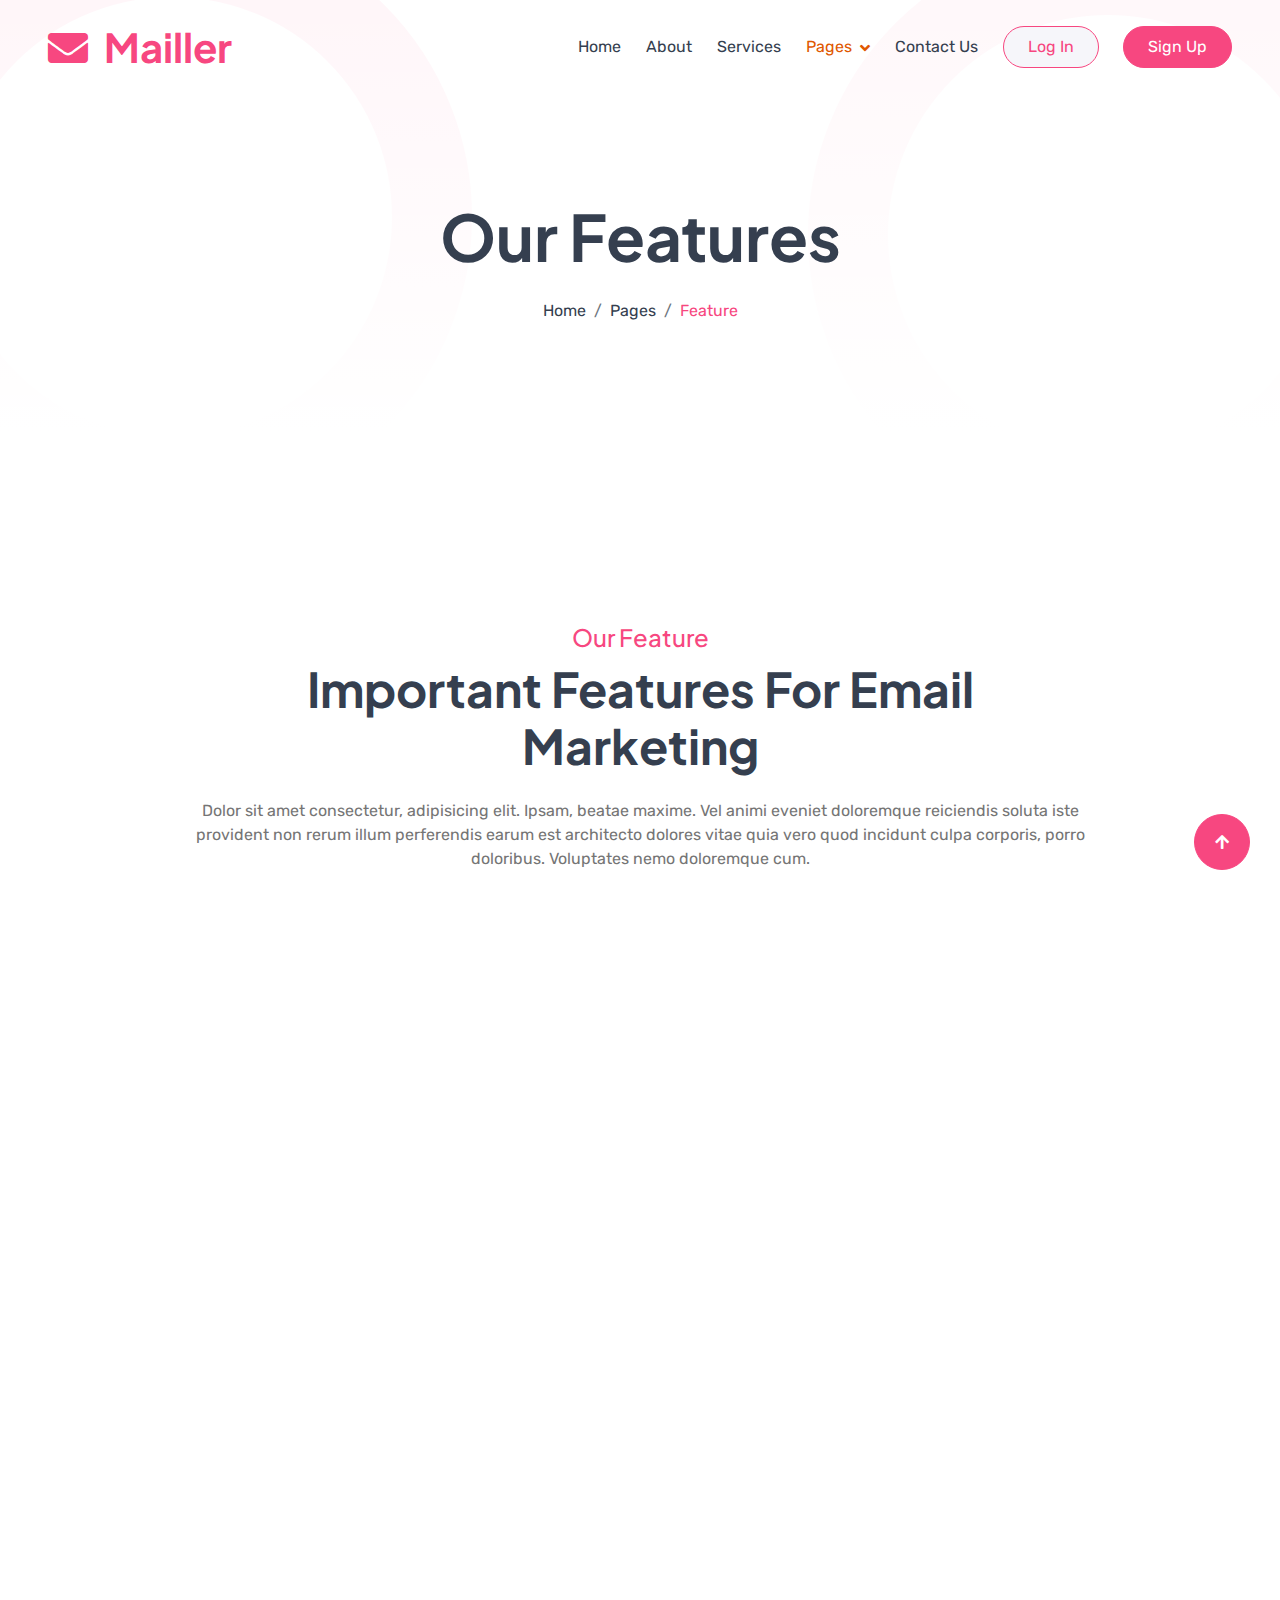
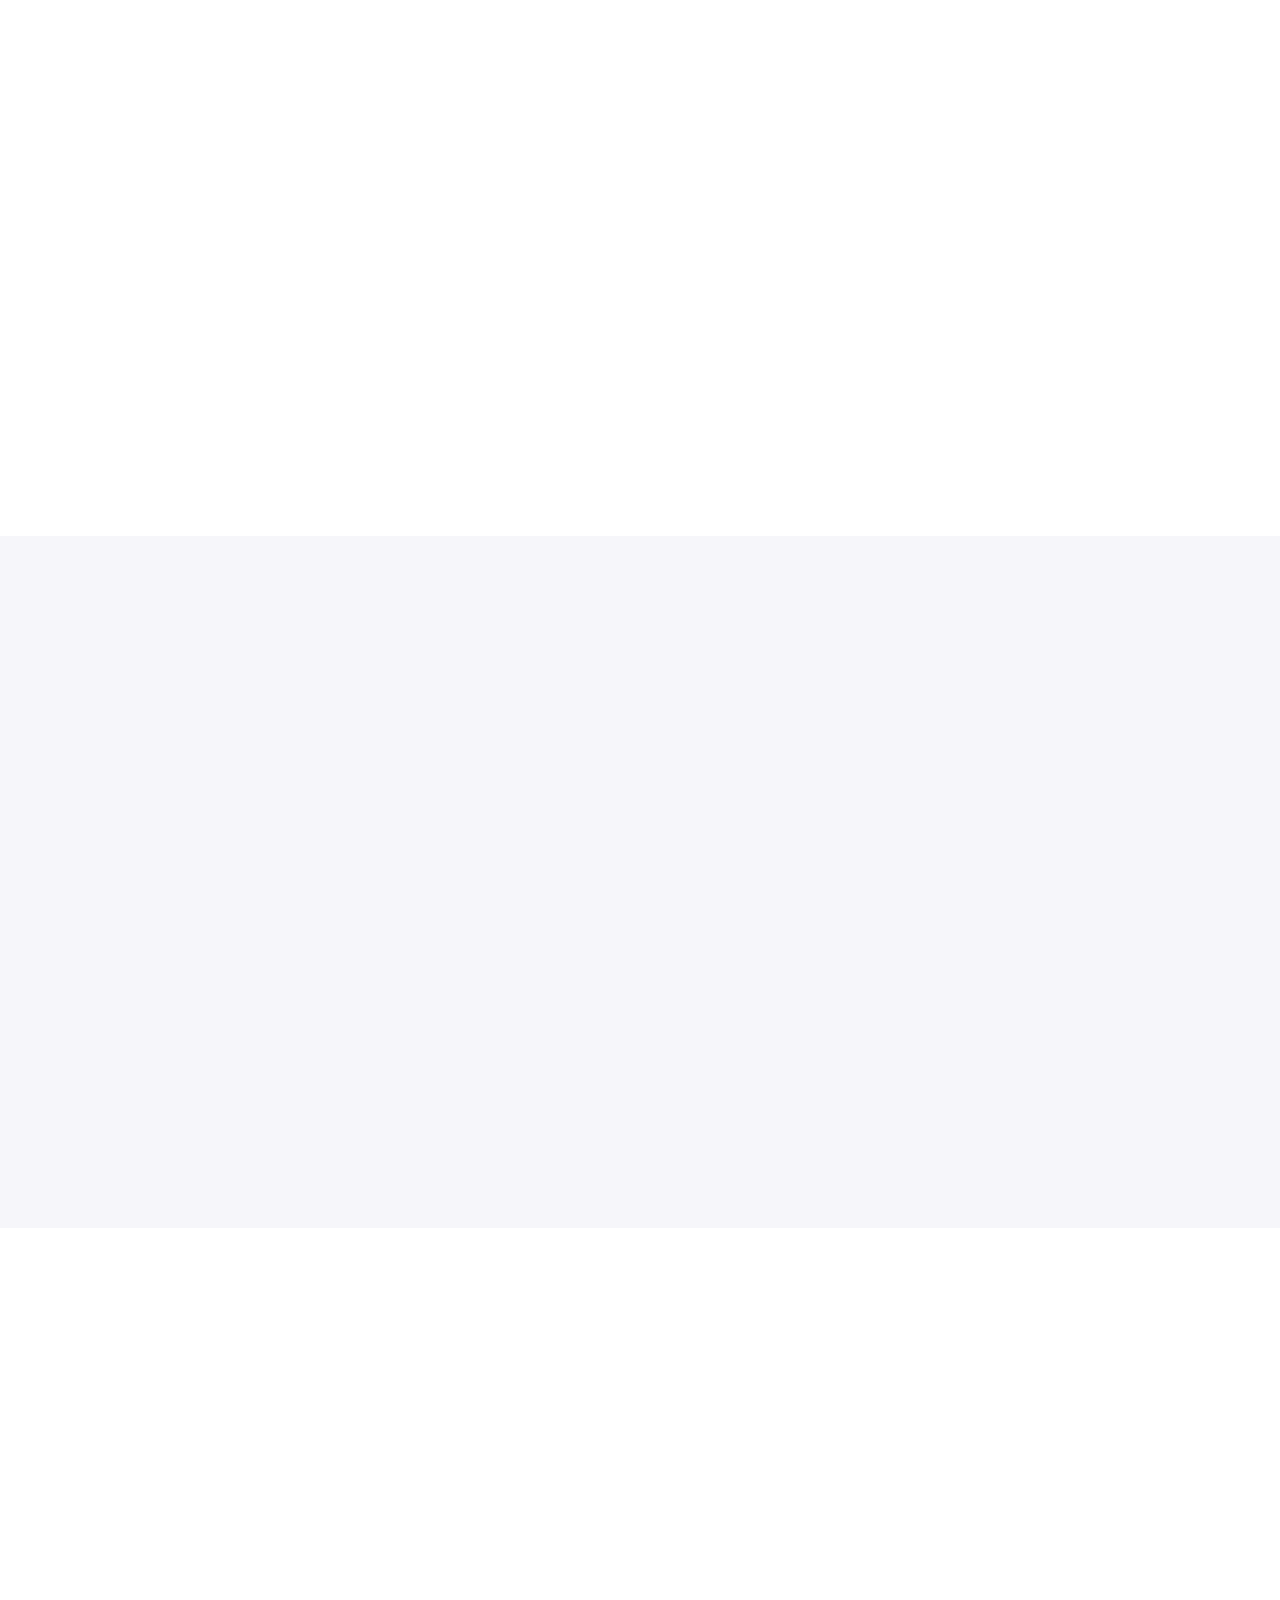
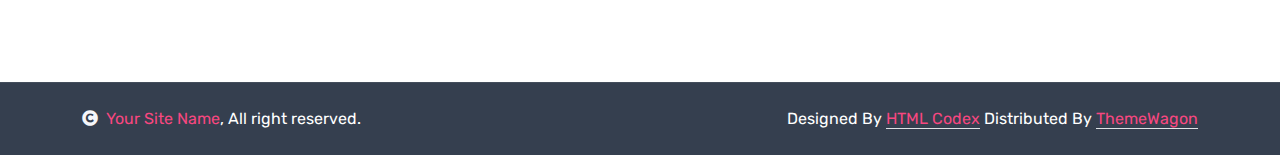
<file: Academic Calendar.html>
<!DOCTYPE html>
<html lang="en">

    <head>
        <meta charset="utf-8">
        <title>Mailler - SaaS Website Template</title>
        <meta content="width=device-width, initial-scale=1.0" name="viewport">
        <meta content="" name="keywords">
        <meta content="" name="description">

        <!-- Google Web Fonts -->
        <link rel="preconnect" href="https://fonts.googleapis.com">
        <link rel="preconnect" href="https://fonts.gstatic.com" crossorigin>
        <link href="https://fonts.googleapis.com/css2?family=Plus+Jakarta+Sans:wght@500;600;700&family=Rubik:wght@400;500&display=swap" rel="stylesheet"> 

        <!-- Icon Font Stylesheet -->
        <link rel="stylesheet" href="https://use.fontawesome.com/releases/v5.15.4/css/all.css"/>
        <link href="https://cdn.jsdelivr.net/npm/bootstrap-icons@1.4.1/font/bootstrap-icons.css" rel="stylesheet">

        <!-- Libraries Stylesheet -->
        <link href="lib/animate/animate.min.css" rel="stylesheet">
        <link href="lib/owlcarousel/assets/owl.carousel.min.css" rel="stylesheet">
        <link href="lib/lightbox/css/lightbox.min.css" rel="stylesheet">


        <!-- Customized Bootstrap Stylesheet -->
        <link href="css/bootstrap.min.css" rel="stylesheet">

        <!-- Template Stylesheet -->
        <link href="css/style.css" rel="stylesheet">
    </head>

    <body>

        <!-- Spinner Start -->
        <div id="spinner" class="show bg-white position-fixed translate-middle w-100 vh-100 top-50 start-50 d-flex align-items-center justify-content-center">
            <div class="spinner-border text-primary" style="width: 3rem; height: 3rem;" role="status">
                <span class="sr-only">Loading...</span>
            </div>
        </div>
        <!-- Spinner End -->


        <!-- Navbar & Hero Start -->
        <div class="container-fluid p-0">
            <nav class="navbar navbar-expand-lg navbar-light bg-transparent px-4 px-lg-5 py-3 py-lg-0">
                <a href="index.html" class="navbar-brand p-0">
                    <h1 class="display-6 text-primary m-0"><i class="fas fa-envelope me-3"></i>Mailler</h1>
                    <!-- <img src="img/logo.png" alt="Logo"> -->
                </a>
                <button class="navbar-toggler" type="button" data-bs-toggle="collapse" data-bs-target="#navbarCollapse">
                    <span class="fa fa-bars"></span>
                </button>
                <div class="collapse navbar-collapse" id="navbarCollapse">
                    <div class="navbar-nav ms-auto py-0">
                        <a href="index.html" class="nav-item nav-link">Home</a>
                        <a href="about.html" class="nav-item nav-link">About</a>
                        <a href="service.html" class="nav-item nav-link">Services</a>
                        <div class="nav-item dropdown">
                            <a href="#" class="nav-link dropdown-toggle active" data-bs-toggle="dropdown">Pages</a>
                            <div class="dropdown-menu m-0">
                                <a href="feature.html" class="dropdown-item active">Features</a>
                                <a href="pricing.html" class="dropdown-item">Pricing</a>
                                <a href="blog.html" class="dropdown-item">Blog</a>
                                <a href="testimonial.html" class="dropdown-item">Testimonial</a>
                                <a href="404.html" class="dropdown-item">404 Page</a>
                            </div>
                        </div>
                        <a href="contact.html" class="nav-item nav-link">Contact Us</a>
                    </div>
                    <a href="#" class="btn btn-light border border-primary rounded-pill text-primary py-2 px-4 me-4">Log In</a>
                    <a href="#" class="btn btn-primary rounded-pill text-white py-2 px-4">Sign Up</a>
                </div>
            </nav>
        </div>
        <!-- Navbar & Hero End -->


         <!-- Header Start -->
         <div class="container-fluid bg-breadcrumb">
            <ul class="breadcrumb-animation">
                <li></li>
                <li></li>
                <li></li>
                <li></li>
                <li></li>
                <li></li>
                <li></li>
                <li></li>
                <li></li>
                <li></li>
            </ul>
            <div class="container text-center py-5" style="max-width: 900px;">
                <h3 class="display-3 mb-4 wow fadeInDown" data-wow-delay="0.1s">Our Features</h1>
                <ol class="breadcrumb justify-content-center mb-0 wow fadeInDown" data-wow-delay="0.3s">
                    <li class="breadcrumb-item"><a href="index.html">Home</a></li>
                    <li class="breadcrumb-item"><a href="#">Pages</a></li>
                    <li class="breadcrumb-item active text-primary">Feature</li>
                </ol>    
            </div>
        </div>
        <!-- Header End -->


        <!-- Feature Start -->
        <div class="container-fluid feature overflow-hidden py-5">
            <div class="container py-5">
                <div class="text-center mx-auto mb-5 wow fadeInUp" data-wow-delay="0.1s" style="max-width: 900px;">
                    <h4 class="text-primary">Our Feature</h4>
                    <h1 class="display-5 mb-4">Important Features For Email Marketing</h1>
                    <p class="mb-0">Dolor sit amet consectetur, adipisicing elit. Ipsam, beatae maxime. Vel animi eveniet doloremque reiciendis soluta iste provident non rerum illum perferendis earum est architecto dolores vitae quia vero quod incidunt culpa corporis, porro doloribus. Voluptates nemo doloremque cum.
                    </p>
                </div>
                <div class="row g-4 justify-content-center text-center mb-5">
                    <div class="col-md-6 col-lg-4 col-xl-3 wow fadeInUp" data-wow-delay="0.1s">
                        <div class="text-center p-4">
                            <div class="d-inline-block rounded bg-light p-4 mb-4"><i class="fas fa-envelope fa-5x text-secondary"></i></div>
                            <div class="feature-content">
                                <a href="#" class="h4">Email Marketing <i class="fa fa-long-arrow-alt-right"></i></a>
                                <p class="mt-4 mb-0">Lorem ipsum dolor sit amet consectetur adipisicing elit.consectetur adipisicing elit
                                </p>
                            </div>
                        </div>
                    </div>
                    <div class="col-md-6 col-lg-4 col-xl-3 wow fadeInUp" data-wow-delay="0.3s">
                        <div class="text-center p-4">
                            <div class="d-inline-block rounded bg-light p-4 mb-4"><i class="fas fa-mail-bulk fa-5x text-secondary"></i></div>
                            <div class="feature-content">
                                <a href="#" class="h4">Email Builder <i class="fa fa-long-arrow-alt-right"></i></a>
                                <p class="mt-4 mb-0">Lorem ipsum dolor sit amet consectetur adipisicing elit.consectetur adipisicing elit
                                </p>
                            </div>
                        </div>
                    </div>
                    <div class="col-md-6 col-lg-4 col-xl-3 wow fadeInUp" data-wow-delay="0.5s">
                        <div class="text-center rounded p-4">
                            <div class="d-inline-block rounded bg-light p-4 mb-4"><i class="fas fa-sitemap fa-5x text-secondary"></i></div>
                            <div class="feature-content">
                                <a href="#" class="h4">Customer Builder <i class="fa fa-long-arrow-alt-right"></i></a>
                                <p class="mt-4 mb-0">Lorem ipsum dolor sit amet consectetur adipisicing elit.consectetur adipisicing elit
                                </p>
                            </div>
                        </div>
                    </div>
                    <div class="col-md-6 col-lg-4 col-xl-3 wow fadeInUp" data-wow-delay="0.7s">
                        <div class="text-center rounded p-4">
                            <div class="d-inline-block rounded bg-light p-4 mb-4"><i class="fas fa-tasks fa-5x text-secondary"></i></div>
                            <div class="feature-content">
                                <a href="#" class="h4">Campaign Manager <i class="fa fa-long-arrow-alt-right"></i></a>
                                <p class="mt-4 mb-0">Lorem ipsum dolor sit amet consectetur adipisicing elit.consectetur adipisicing elit
                                </p>
                            </div>
                        </div>
                    </div>
                    <div class="col-12 wow fadeInUp" data-wow-delay="0.1s">
                        <div class="my-3">
                            <a href="#" class="btn btn-primary d-inline rounded-pill px-5 py-3">More Features</a>
                        </div>
                    </div>
                </div>
                <div class="row g-5 pt-5" style="margin-top: 6rem;">
                    <div class="col-lg-6 wow fadeInLeft" data-wow-delay="0.1s">
                        <div class="feature-img RotateMoveLeft h-100" style="object-fit: cover;">
                            <img src="img/features-1.png" class="img-fluid w-100 h-100" alt="">
                        </div>
                    </div>
                    <div class="col-lg-6 wow fadeInRight" data-wow-delay="0.1s">
                        <h4 class="text-primary">Fearutes</h4>
                        <h1 class="display-5 mb-4">Push Your Visitors Into Happy Customers</h1>
                        <p class="mb-4">Lorem ipsum dolor sit amet, consectetur adipisicing elit. Accusantium, suscipit itaque quaerat dicta porro illum, autem, molestias ut animi ab aspernatur dolorum officia nam dolore. Voluptatibus aliquam earum labore atque.
                        </p>
                        <div class="row g-4">
                            <div class="col-6">
                                <div class="d-flex">
                                    <i class="fas fa-newspaper fa-4x text-secondary"></i>
                                    <div class="d-flex flex-column ms-3">
                                        <h2 class="mb-0 fw-bold">285</h2>
                                        <small class="text-dark">Created Projects</small>
                                    </div>
                                </div>
                            </div>
                            <div class="col-6">
                                <div class="d-flex">
                                    <i class="fas fa-users fa-4x text-secondary"></i>
                                    <div class="d-flex flex-column ms-3">
                                        <h2 class="mb-0 fw-bold">6560</h2>
                                        <small class="text-dark">Happy Clients</small>
                                    </div>
                                </div>
                            </div>
                        </div>
                        <div class="my-4">
                            <a href="#" class="btn btn-primary rounded-pill py-3 px-5">Read More</a>
                        </div>
                    </div>
                </div>
            </div>
        </div>
        <!-- Feature End -->


        <!-- FAQ Start -->
        <div class="container-fluid FAQ bg-light overflow-hidden py-5">
            <div class="container py-5">
                <div class="row g-5 align-items-center">
                    <div class="col-lg-6 wow fadeInLeft" data-wow-delay="0.1s">
                       <div class="accordion" id="accordionExample">
                            <div class="accordion-item border-0 mb-4">
                                <h2 class="accordion-header" id="headingOne">
                                    <button class="accordion-button rounded-top" type="button" data-bs-toggle="collapse" data-bs-target="#collapseOne" aria-expanded="true" aria-controls="collapseTOne">
                                        Why did you choose Our Email Services?
                                    </button>
                                </h2>
                                <div id="collapseOne" class="accordion-collapse collapse show" aria-labelledby="headingOne" data-bs-parent="#accordionExample">
                                    <div class="accordion-body my-2">
                                        <h5>Dolor sit amet consectetur adipisicing elit.</h5>
                                        <p>Lorem ipsum dolor sit amet consectetur adipisicing elit. Ad nemo impedit, sapiente quis illo quia nulla atque maxime fuga minima ipsa quae cum consequatur, sit, delectus exercitationem odit officiis maiores! Neque, quidem corrupti modi architecto eos saepe incidunt dignissimos rerum.</p>
                                        <p>Lorem ipsum dolor sit amet consectetur adipisicing elit. Dicta distinctio hic fuga odio excepturi ducimus sequi at. Doloribus, non aspernatur.</p>
                                    </div>
                                </div>
                            </div>
                            <div class="accordion-item border-0 mb-4">
                                <h2 class="accordion-header" id="headingTwo">
                                    <button class="accordion-button collapsed rounded-top" type="button" data-bs-toggle="collapse" data-bs-target="#collapseTwo" aria-expanded="false" aria-controls="collapseTwo">
                                        Are there any hidden charges? 
                                    </button>
                                </h2>
                                <div id="collapseTwo" class="accordion-collapse collapse" aria-labelledby="headingTwo" data-bs-parent="#accordionExample">
                                    <div class="accordion-body my-2">
                                        <h5>Dolor sit amet consectetur adipisicing elit.</h5>
                                        <p>Lorem ipsum dolor sit amet consectetur adipisicing elit. Ad nemo impedit, sapiente quis illo quia nulla atque maxime fuga minima ipsa quae cum consequatur, sit, delectus exercitationem odit officiis maiores! Neque, quidem corrupti modi architecto eos saepe incidunt dignissimos rerum.</p>
                                        <p>Lorem ipsum dolor sit amet consectetur adipisicing elit. Dicta distinctio hic fuga odio excepturi ducimus sequi at. Doloribus, non aspernatur.</p>
                                    </div>
                                </div>
                            </div>
                            <div class="accordion-item border-0">
                                <h2 class="accordion-header" id="headingThree">
                                    <button class="accordion-button collapsed rounded-top" type="button" data-bs-toggle="collapse" data-bs-target="#collapseThree" aria-expanded="false" aria-controls="collapseThree">
                                        What are the key challenges of email marketing?
                                    </button>
                                </h2>
                                <div id="collapseThree" class="accordion-collapse collapse" aria-labelledby="headingThree" data-bs-parent="#accordionExample">
                                    <div class="accordion-body my-2">
                                        <h5>Dolor sit amet consectetur adipisicing elit.</h5>
                                        <p>Lorem ipsum dolor sit amet consectetur adipisicing elit. Ad nemo impedit, sapiente quis illo quia nulla atque maxime fuga minima ipsa quae cum consequatur, sit, delectus exercitationem odit officiis maiores! Neque, quidem corrupti modi architecto eos saepe incidunt dignissimos rerum.</p>
                                        <p>Lorem ipsum dolor sit amet consectetur adipisicing elit. Dicta distinctio hic fuga odio excepturi ducimus sequi at. Doloribus, non aspernatur.</p>
                                    </div>
                                </div>
                            </div>
                       </div>
                    </div>
                    <div class="col-lg-6 wow fadeInRight" data-wow-delay="0.3s">
                        <div class="FAQ-img RotateMoveRight rounded">
                            <img src="img/about-1.png" class="img-fluid w-100" alt="">
                        </div>
                    </div>
                </div>
            </div>
        </div>
        <!-- FAQ End -->


        <!-- Footer Start -->
        <div class="container-fluid footer py-5 wow fadeIn" data-wow-delay="0.2s">
            <div class="container py-5">
                <div class="row g-5">
                    <div class="col-md-6 col-lg-6 col-xl-3">
                        <div class="footer-item d-flex flex-column">
                            <h4 class="text-dark mb-4">Company</h4>
                            <a href=""> Why Mailler?</a>
                            <a href=""> Our Features</a>
                            <a href=""> Our Portfolio</a>
                            <a href=""> About Us</a>
                            <a href=""> Our Blog & News</a>
                            <a href=""> Get In Touch</a>
                        </div>
                    </div>
                    <div class="col-md-6 col-lg-6 col-xl-3">
                        <div class="footer-item d-flex flex-column">
                            <h4 class="mb-4 text-dark">Quick Links</h4>
                            <a href=""> About Us</a>
                            <a href=""> Contact Us</a>
                            <a href=""> Privacy Policy</a>
                            <a href=""> Terms & Conditions</a>
                            <a href=""> Our Blog & News</a>
                            <a href=""> Our Team</a>
                        </div>
                    </div>
                    <div class="col-md-6 col-lg-6 col-xl-3">
                        <div class="footer-item d-flex flex-column">
                            <h4 class="mb-4 text-dark">Services</h4>
                            <a href=""> All Services</a>
                            <a href=""> Promotional Emails</a>
                            <a href=""> Product Updates</a>
                            <a href=""> Email Marketing</a>
                            <a href=""> Acquistion Emails</a>
                            <a href=""> Retention Emails</a>
                        </div>
                    </div>
                    <div class="col-md-6 col-lg-6 col-xl-3">
                        <div class="footer-item d-flex flex-column">
                            <h4 class="mb-4 text-dark">Contact Info</h4>
                            <a href=""><i class="fa fa-map-marker-alt me-2"></i> 123 Street, New York, USA</a>
                            <a href=""><i class="fas fa-envelope me-2"></i> info@example.com</a>
                            <a href=""><i class="fas fa-phone me-2"></i> +012 345 67890</a>
                            <a href="" class="mb-3"><i class="fas fa-print me-2"></i> +012 345 67890</a>
                            <div class="d-flex align-items-center">
                                <i class="fas fa-share fa-2x text-secondary me-2"></i>
                                <a class="btn-square btn btn-primary rounded-circle mx-1" href=""><i class="fab fa-facebook-f"></i></a>
                                <a class="btn-square btn btn-primary rounded-circle mx-1" href=""><i class="fab fa-twitter"></i></a>
                                <a class="btn-square btn btn-primary rounded-circle mx-1" href=""><i class="fab fa-instagram"></i></a>
                                <a class="btn-square btn btn-primary rounded-circle mx-1" href=""><i class="fab fa-linkedin-in"></i></a>
                            </div>
                        </div>
                    </div>
                </div>
            </div>
        </div>
        <!-- Footer End -->

        
        <!-- Copyright Start -->
        <div class="container-fluid copyright py-4">
            <div class="container">
                <div class="row g-4 align-items-center">
                    <div class="col-md-6 text-center text-md-start mb-md-0">
                        <span class="text-white"><a href="#"><i class="fas fa-copyright text-light me-2"></i>Your Site Name</a>, All right reserved.</span>
                    </div>
                    <div class="col-md-6 text-center text-md-end text-white">
                        <!--/*** This template is free as long as you keep the below author’s credit link/attribution link/backlink. ***/-->
                        <!--/*** If you'd like to use the template without the below author’s credit link/attribution link/backlink, ***/-->
                        <!--/*** you can purchase the Credit Removal License from "https://htmlcodex.com/credit-removal". ***/-->
                        Designed By <a class="border-bottom" href="https://htmlcodex.com">HTML Codex</a> Distributed By <a class="border-bottom" href="https://themewagon.com">ThemeWagon</a>
                    </div>
                </div>
            </div>
        </div>
        <!-- Copyright End -->


        <!-- Back to Top -->
        <a href="#" class="btn btn-primary btn-lg-square back-to-top"><i class="fa fa-arrow-up"></i></a>   

        
    <!-- JavaScript Libraries -->
    <script src="https://ajax.googleapis.com/ajax/libs/jquery/3.6.4/jquery.min.js"></script>
    <script src="https://cdn.jsdelivr.net/npm/bootstrap@5.0.0/dist/js/bootstrap.bundle.min.js"></script>
    <script src="lib/wow/wow.min.js"></script>
    <script src="lib/easing/easing.min.js"></script>
    <script src="lib/waypoints/waypoints.min.js"></script>
    <script src="lib/counterup/counterup.min.js"></script>
    <script src="lib/owlcarousel/owl.carousel.min.js"></script>
    <script src="lib/lightbox/js/lightbox.min.js"></script>
    

    <!-- Template Javascript -->
    <script src="js/main.js"></script>
    </body>

</html>
</file>
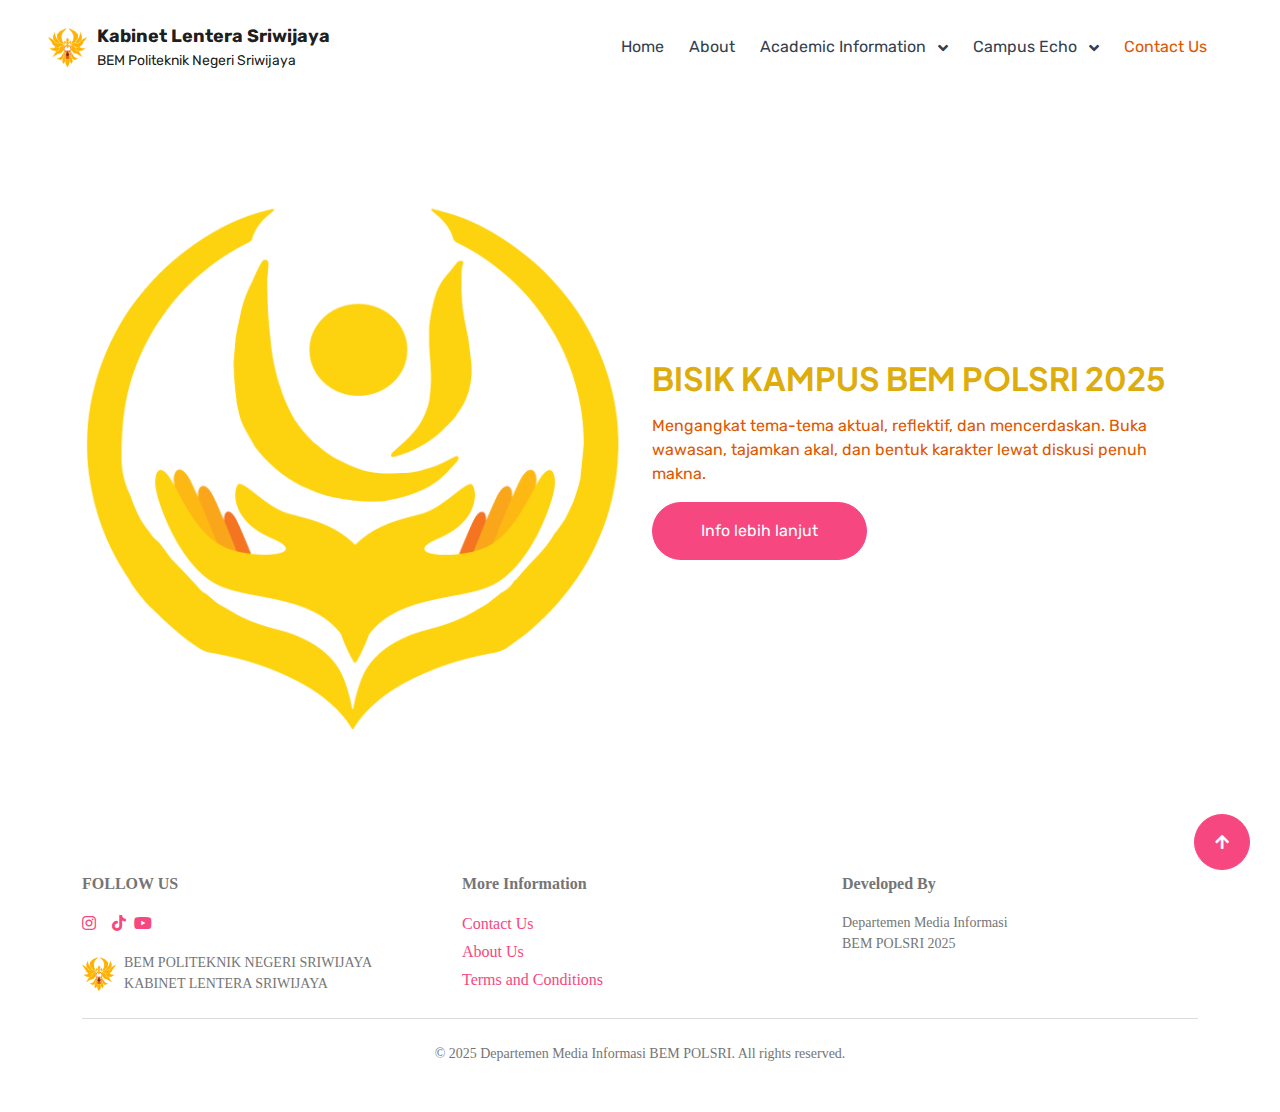
<file: Bisik Kampus.html>
<!DOCTYPE html>
<html lang="en">

    <head>
        <meta charset="utf-8">
        <title>Mailler - SaaS Website Template</title>
        <meta content="width=device-width, initial-scale=1.0" name="viewport">
        <meta content="" name="keywords">
        <meta content="" name="description">

        <!-- Google Web Fonts -->
        <link rel="preconnect" href="https://fonts.googleapis.com">
        <link rel="preconnect" href="https://fonts.gstatic.com" crossorigin>
        <link href="https://fonts.googleapis.com/css2?family=Plus+Jakarta+Sans:wght@500;600;700&family=Rubik:wght@400;500&display=swap" rel="stylesheet"> 

        <!-- Icon Font Stylesheet -->
        <link rel="stylesheet" href="https://use.fontawesome.com/releases/v5.15.4/css/all.css"/>
        <link href="https://cdn.jsdelivr.net/npm/bootstrap-icons@1.4.1/font/bootstrap-icons.css" rel="stylesheet">

        <!-- Libraries Stylesheet -->
        <link href="lib/animate/animate.min.css" rel="stylesheet">
        <link href="lib/owlcarousel/assets/owl.carousel.min.css" rel="stylesheet">
        <link href="lib/lightbox/css/lightbox.min.css" rel="stylesheet">


        <!-- Customized Bootstrap Stylesheet -->
        <link href="css/bootstrap.min.css" rel="stylesheet">

        <!-- Template Stylesheet -->
        <link href="css/style.css" rel="stylesheet">
    </head>

    <body>

        <!-- Spinner Start -->
        <div id="spinner" class="show bg-white position-fixed translate-middle w-100 vh-100 top-50 start-50 d-flex align-items-center justify-content-center">
            <div class="spinner-border text-primary" style="width: 3rem; height: 3rem;" role="status">
                <span class="sr-only">Loading...</span>
            </div>
        </div>
        <!-- Spinner End -->


               <!-- Navbar -->
<nav class="navbar navbar-expand-lg navbar-light bg-transparent px-4 px-lg-5 py-3 py-lg-0 position-relative">
    <a href="index.html" class="navbar-brand ms-2 ms-lg-0 d-flex align-items-center">
      <img src="img/logo.png" alt="Logo" style="height: 40px; margin-right: 10px;">
      <div class="d-flex flex-column">
        <span class="text-black fw-bold" style="font-size: 18px;">Kabinet Lentera Sriwijaya</span>
        <small class="text-black" style="font-size: 14px;">BEM Politeknik Negeri Sriwijaya</small>
      </div>
    </a>
  
    <!-- Toggle button for mobile -->
    <button class="navbar-toggler position-absolute top-0 end-0 mt-3 me-3" type="button" data-bs-toggle="collapse" data-bs-target="#navbarCollapse">
      <span class="navbar-toggler-icon"></span>
    </button>
  
    <!-- Collapsible content -->
    <div class="collapse navbar-collapse" id="navbarCollapse">
      <div class="navbar-nav ms-auto py-0">
        <a class="nav-item nav-link" href="index.html">Home</a>
        <a class="nav-item nav-link" href="about.html">About</a>
  
        <!-- Academic Info Dropdown -->
        <div class="nav-item dropdown">
          <a class="nav-link dropdown-toggle" href="#" id="academicDropdown" role="button" data-bs-toggle="dropdown" aria-expanded="false">
            Academic Information
          </a>
          <ul class="dropdown-menu" aria-labelledby="academicDropdown">
            <li><a class="dropdown-item" href="Academic Calendar.html">Academic Calendar</a></li>
            <li><a class="dropdown-item" href="Scholarship Info.html">Scholarship Info</a></li>
          </ul>
        </div>
  
        <!-- Campus Echo Dropdown -->
        <div class="nav-item dropdown">
          <a class="nav-link dropdown-toggle" href="#" id="campusDropdown" role="button" data-bs-toggle="dropdown" aria-expanded="false">
            Campus Echo
          </a>
          <ul class="dropdown-menu" aria-labelledby="campusDropdown">
            <li><a class="dropdown-item" href="Kajian.html">Kajian</a></li>
            <li><a class="dropdown-item" href="Bisik Kampus.html">Bisik Kampus</a></li>
            <li><a class="dropdown-item" href="Polsrifess.html">Polsrifess</a></li>
          </ul>
        </div>
  
        <a class="nav-item nav-link active" href="contact.html">Contact Us</a>
      </div>
    </div>
  </nav>
  <!-- Navbar end -->
  



       <!-- Polsrifes Section Start -->
<section class="py-5" style="background-color: #fff;">
    <div class="container py-4">
        <div class="row align-items-center">
            <div class="col-md-6 mb-4 mb-md-0 text-center">
                <img src="img/Logo Adkesma.png" alt="Kajian" class="img-fluid kajian-image wow fadeInUp" data-wow-delay="0.1s">
            </div>

            <!-- Konten di kanan -->
            <div class="col-md-6 text-center text-md-start wow fadeInUp" data-wow-delay="0.3s">
                <h2 class="fw-bold mb-3" style="color: #ddac0d; font-family: 'Plus Jakarta Sans', sans-serif;">
                    BISIK KAMPUS BEM POLSRI 2025
                </h2>
                <p class="mb-3" style="color: #e05800;">
                    Mengangkat tema-tema aktual, reflektif, dan mencerdaskan. Buka wawasan, tajamkan akal, dan bentuk karakter lewat diskusi penuh makna.
                </p>
                 <a
                href="https://docs.google.com/forms/d/e/1FAIpQLSeO0k_4l3ogFWdW6se2G-pEillmx1y70fTA5pn1Q3gkR6rtOQ/viewform"
                class="btn btn-primary rounded-pill py-3 px-5"
                >Info lebih lanjut</a
              >
            </div>
        </div>
    </div>
</section>
<!-- Polsrifes Section End -->


     <!-- Footer Start -->
<footer class="footer-gradient">
    <div class="container py-5" style="font-family: serif;">
        <div class="row g-4">
            <div class="col-12 col-md-6 col-xl-4">
                <div class="fw-bold mb-3">FOLLOW US</div>
                <div class="d-flex mb-3">
                    <a href="#" class="social-icon me-2"><i class="fab fa-instagram"></i></a>
                    <a href="#" class="social-icon me-2"><i class="fab fa-x-twitter"></i></a>
                    <a href="#" class="social-icon me-2"><i class="fab fa-tiktok"></i></a>
                    <a href="#" class="social-icon"><i class="fab fa-youtube"></i></a>
                </div>
                <div class="d-flex align-items-center">
                    <img src="img/logo.png" alt="Logo" height="35" class="me-2">
                    <div class="small">
                        BEM POLITEKNIK NEGERI SRIWIJAYA<br>
                        KABINET LENTERA SRIWIJAYA
                    </div>
                </div>
            </div>
            <div class="col-12 col-md-6 col-xl-4">
                <div class="fw-bold mb-3">More Information</div>
                <a href="#" class="footer-link d-block mb-1">Contact Us</a>
                <a href="#" class="footer-link d-block mb-1">About Us</a>
                <a href="Terms and Conditions.html" class="footer-link d-block">Terms and Conditions</a>
            </div>
            <div class="col-12 col-xl-4">
                <div class="fw-bold mb-3">Developed By</div>
                <div class="small">Departemen Media Informasi</div>
                <div class="small">BEM POLSRI 2025</div>
            </div>
        </div>
        <hr class="my-4">
        <div class="footer-bottom text-center small">
            &copy; 2025 Departemen Media Informasi BEM POLSRI. All rights reserved.
        </div>
    </div>
</footer>
<!-- Footer End -->

 <!-- Back to Top -->
 <a href="#" class="btn btn-primary btn-lg-square back-to-top"><i class="fa fa-arrow-up"></i></a>   
        
    <!-- JavaScript Libraries -->
    <script src="https://ajax.googleapis.com/ajax/libs/jquery/3.6.4/jquery.min.js"></script>
    <script src="https://cdn.jsdelivr.net/npm/bootstrap@5.0.0/dist/js/bootstrap.bundle.min.js"></script>
    <script src="lib/wow/wow.min.js"></script>
    <script src="lib/easing/easing.min.js"></script>
    <script src="lib/waypoints/waypoints.min.js"></script>
    <script src="lib/counterup/counterup.min.js"></script>
    <script src="lib/owlcarousel/owl.carousel.min.js"></script>
    <script src="lib/lightbox/js/lightbox.min.js"></script>
    

    <!-- Template Javascript -->
    <script src="js/main.js"></script>
    </body>

</html>
</file>
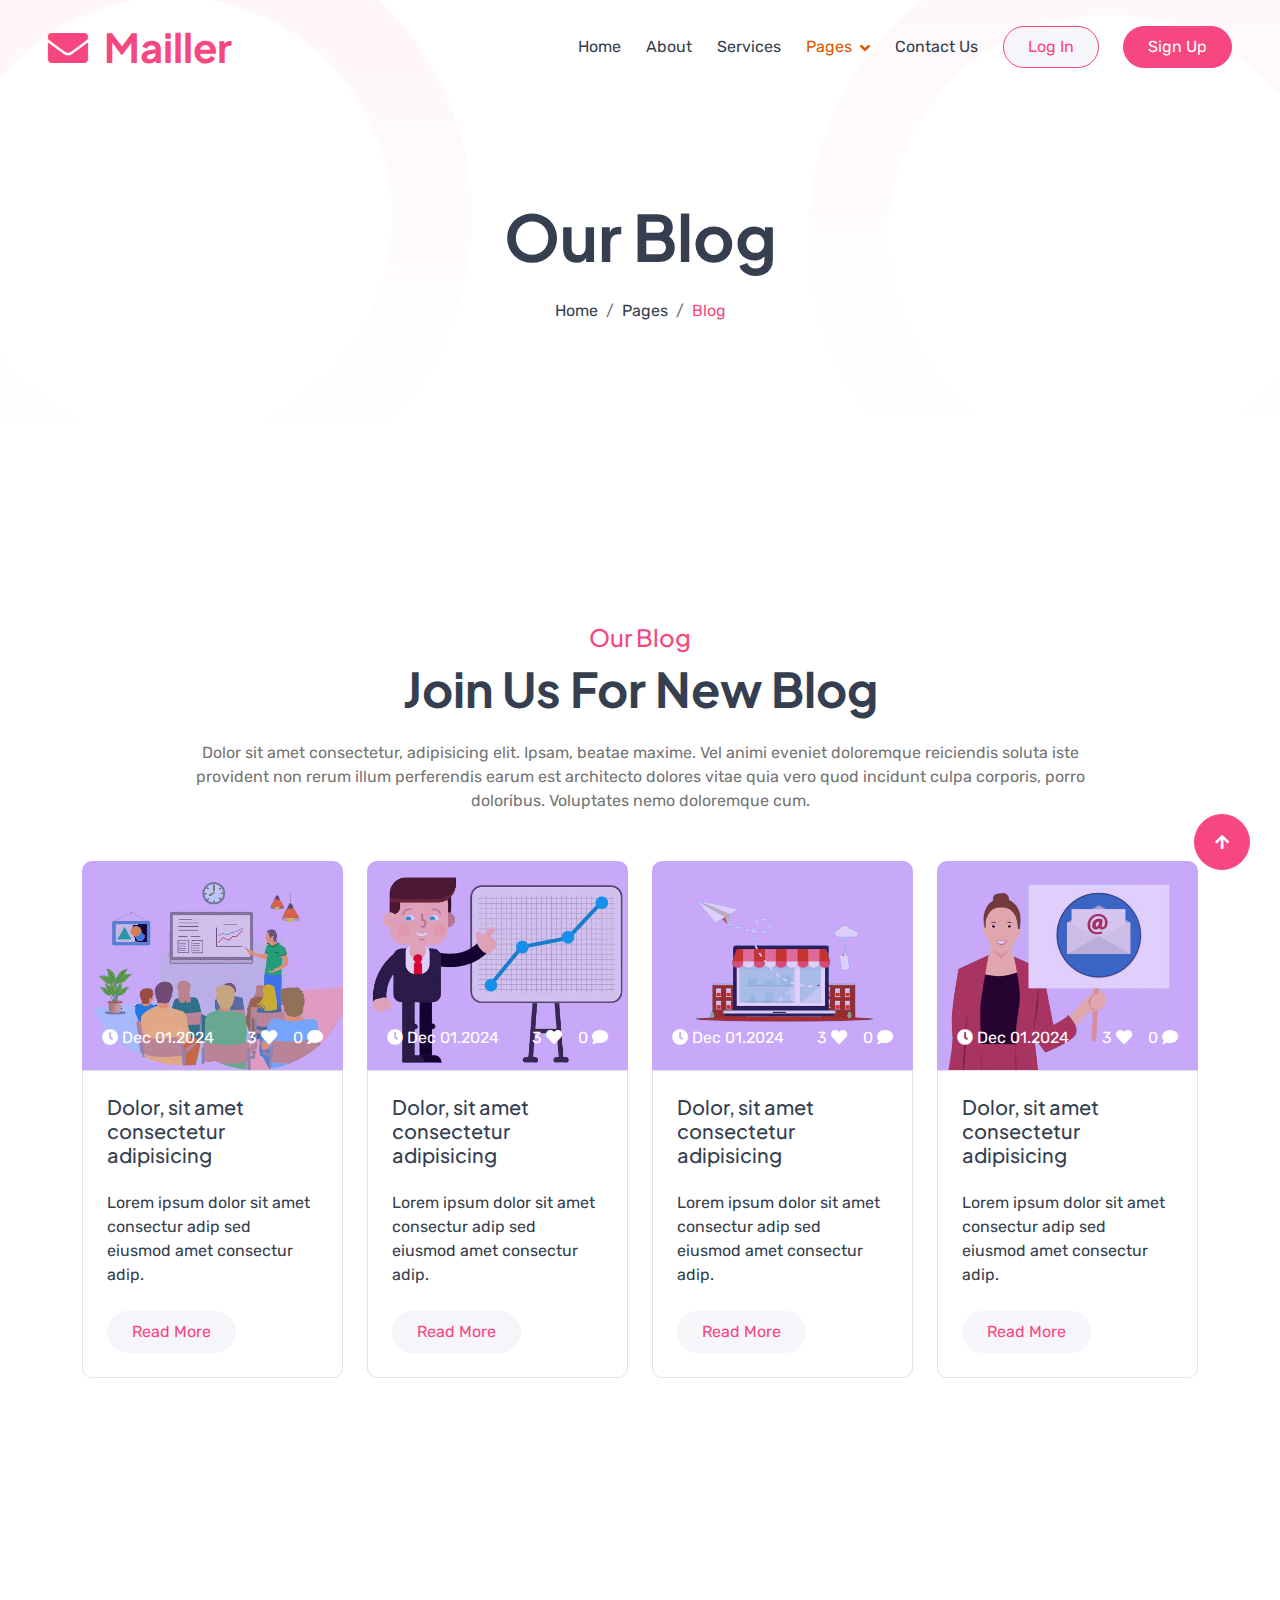
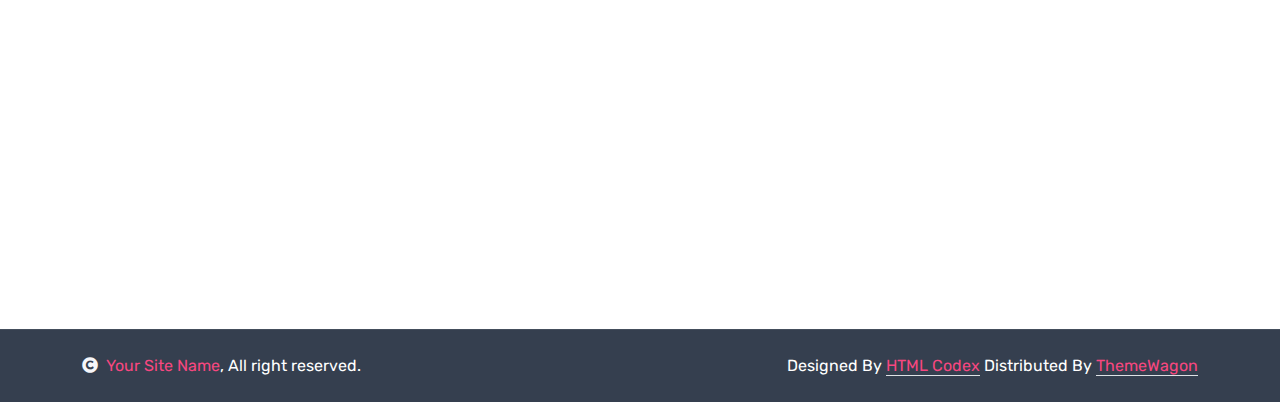
<file: blog.html>
<!DOCTYPE html>
<html lang="en">

    <head>
        <meta charset="utf-8">
        <title>Mailler - SaaS Website Template</title>
        <meta content="width=device-width, initial-scale=1.0" name="viewport">
        <meta content="" name="keywords">
        <meta content="" name="description">

        <!-- Google Web Fonts -->
        <link rel="preconnect" href="https://fonts.googleapis.com">
        <link rel="preconnect" href="https://fonts.gstatic.com" crossorigin>
        <link href="https://fonts.googleapis.com/css2?family=Plus+Jakarta+Sans:wght@500;600;700&family=Rubik:wght@400;500&display=swap" rel="stylesheet"> 

        <!-- Icon Font Stylesheet -->
        <link rel="stylesheet" href="https://use.fontawesome.com/releases/v5.15.4/css/all.css"/>
        <link href="https://cdn.jsdelivr.net/npm/bootstrap-icons@1.4.1/font/bootstrap-icons.css" rel="stylesheet">

        <!-- Libraries Stylesheet -->
        <link href="lib/animate/animate.min.css" rel="stylesheet">
        <link href="lib/owlcarousel/assets/owl.carousel.min.css" rel="stylesheet">
        <link href="lib/lightbox/css/lightbox.min.css" rel="stylesheet">


        <!-- Customized Bootstrap Stylesheet -->
        <link href="css/bootstrap.min.css" rel="stylesheet">

        <!-- Template Stylesheet -->
        <link href="css/style.css" rel="stylesheet">
    </head>

    <body>

        <!-- Spinner Start -->
        <div id="spinner" class="show bg-white position-fixed translate-middle w-100 vh-100 top-50 start-50 d-flex align-items-center justify-content-center">
            <div class="spinner-border text-primary" style="width: 3rem; height: 3rem;" role="status">
                <span class="sr-only">Loading...</span>
            </div>
        </div>
        <!-- Spinner End -->


        <!-- Navbar & Hero Start -->
        <div class="container-fluid p-0">
            <nav class="navbar navbar-expand-lg navbar-light bg-transparent px-4 px-lg-5 py-3 py-lg-0">
                <a href="index.html" class="navbar-brand p-0">
                    <h1 class="display-6 text-primary m-0"><i class="fas fa-envelope me-3"></i>Mailler</h1>
                    <!-- <img src="img/logo.png" alt="Logo"> -->
                </a>
                <button class="navbar-toggler" type="button" data-bs-toggle="collapse" data-bs-target="#navbarCollapse">
                    <span class="fa fa-bars"></span>
                </button>
                <div class="collapse navbar-collapse" id="navbarCollapse">
                    <div class="navbar-nav ms-auto py-0">
                        <a href="index.html" class="nav-item nav-link">Home</a>
                        <a href="about.html" class="nav-item nav-link">About</a>
                        <a href="service.html" class="nav-item nav-link">Services</a>
                        <div class="nav-item dropdown">
                            <a href="#" class="nav-link dropdown-toggle active" data-bs-toggle="dropdown">Pages</a>
                            <div class="dropdown-menu m-0">
                                <a href="feature.html" class="dropdown-item">Features</a>
                                <a href="pricing.html" class="dropdown-item">Pricing</a>
                                <a href="blog.html" class="dropdown-item active">Blog</a>
                                <a href="testimonial.html" class="dropdown-item">Testimonial</a>
                                <a href="404.html" class="dropdown-item">404 Page</a>
                            </div>
                        </div>
                        <a href="contact.html" class="nav-item nav-link">Contact Us</a>
                    </div>
                    <a href="#" class="btn btn-light border border-primary rounded-pill text-primary py-2 px-4 me-4">Log In</a>
                    <a href="#" class="btn btn-primary rounded-pill text-white py-2 px-4">Sign Up</a>
                </div>
            </nav>
        </div>
        <!-- Navbar & Hero End -->


         <!-- Header Start -->
         <div class="container-fluid bg-breadcrumb">
            <ul class="breadcrumb-animation">
                <li></li>
                <li></li>
                <li></li>
                <li></li>
                <li></li>
                <li></li>
                <li></li>
                <li></li>
                <li></li>
                <li></li>
            </ul>
            <div class="container text-center py-5" style="max-width: 900px;">
                <h3 class="display-3 mb-4 wow fadeInDown" data-wow-delay="0.1s">Our Blog</h1>
                <ol class="breadcrumb justify-content-center mb-0 wow fadeInDown" data-wow-delay="0.3s">
                    <li class="breadcrumb-item"><a href="index.html">Home</a></li>
                    <li class="breadcrumb-item"><a href="#">Pages</a></li>
                    <li class="breadcrumb-item active text-primary">Blog</li>
                </ol>    
            </div>
        </div>
        <!-- Header End -->


        <!-- Blog Start -->
        <div class="container-fluid blog py-5">
            <div class="container py-5">
                <div class="text-center mx-auto mb-5 wow fadeInUp" data-wow-delay="0.1s" style="max-width: 900px;">
                    <h4 class="text-primary">Our Blog</h4>
                    <h1 class="display-5 mb-4">Join Us For New Blog</h1>
                    <p class="mb-0">Dolor sit amet consectetur, adipisicing elit. Ipsam, beatae maxime. Vel animi eveniet doloremque reiciendis soluta iste provident non rerum illum perferendis earum est architecto dolores vitae quia vero quod incidunt culpa corporis, porro doloribus. Voluptates nemo doloremque cum.
                    </p>
                </div>
                <div class="row g-4 justify-content-center">
                    <div class="col-md-6 col-lg-4 col-xl-3 wow fadeInUp" data-wow-delay="0.1s">
                        <div class="blog-item">
                            <div class="blog-img">
                                <img src="img/blog-1.png" class="img-fluid w-100" alt="">
                                <div class="blog-info">
                                    <span><i class="fa fa-clock"></i> Dec 01.2024</span>
                                    <div class="d-flex">
                                        <span class="me-3"> 3 <i class="fa fa-heart"></i></span>
                                        <a href="#" class="text-white">0 <i class="fa fa-comment"></i></a>
                                    </div>
                                </div>
                            </div>
                            <div class="blog-content text-dark border p-4 ">
                                <h5 class="mb-4">Dolor, sit amet consectetur adipisicing</h5>
                                <p class="mb-4">Lorem ipsum dolor sit amet consectur adip sed eiusmod amet consectur adip.</p>
                                <a class="btn btn-light rounded-pill py-2 px-4" href="#">Read More</a>
                            </div>
                        </div>
                    </div>
                    <div class="col-md-6 col-lg-4 col-xl-3 wow fadeInUp" data-wow-delay="0.3s">
                        <div class="blog-item">
                            <div class="blog-img">
                                <img src="img/blog-2.png" class="img-fluid w-100" alt="">
                                <div class="blog-info">
                                    <span><i class="fa fa-clock"></i> Dec 01.2024</span>
                                    <div class="d-flex">
                                        <span class="me-3"> 3 <i class="fa fa-heart"></i></span>
                                        <a href="#" class="text-white">0 <i class="fa fa-comment"></i></a>
                                    </div>
                                </div>
                            </div>
                            <div class="blog-content text-dark border p-4 ">
                                <h5 class="mb-4">Dolor, sit amet consectetur adipisicing</h5>
                                <p class="mb-4">Lorem ipsum dolor sit amet consectur adip sed eiusmod amet consectur adip.</p>
                                <a class="btn btn-light rounded-pill py-2 px-4" href="#">Read More</a>
                            </div>
                        </div>
                    </div>
                    <div class="col-md-6 col-lg-4 col-xl-3 wow fadeInUp" data-wow-delay="0.5s">
                        <div class="blog-item">
                            <div class="blog-img">
                                <img src="img/blog-3.png" class="img-fluid w-100" alt="">
                                <div class="blog-info">
                                    <span><i class="fa fa-clock"></i> Dec 01.2024</span>
                                    <div class="d-flex">
                                        <span class="me-3"> 3 <i class="fa fa-heart"></i></span>
                                        <a href="#" class="text-white">0 <i class="fa fa-comment"></i></a>
                                    </div>
                                </div>
                            </div>
                            <div class="blog-content text-dark border p-4 ">
                                <h5 class="mb-4">Dolor, sit amet consectetur adipisicing</h5>
                                <p class="mb-4">Lorem ipsum dolor sit amet consectur adip sed eiusmod amet consectur adip.</p>
                                <a class="btn btn-light rounded-pill py-2 px-4" href="#">Read More</a>
                            </div>
                        </div>
                    </div>
                    <div class="col-md-6 col-lg-4 col-xl-3 wow fadeInUp" data-wow-delay="0.7s">
                        <div class="blog-item">
                            <div class="blog-img">
                                <img src="img/blog-4.png" class="img-fluid w-100" alt="">
                                <div class="blog-info">
                                    <span><i class="fa fa-clock"></i> Dec 01.2024</span>
                                    <div class="d-flex">
                                        <span class="me-3"> 3 <i class="fa fa-heart"></i></span>
                                        <a href="#" class="text-white">0 <i class="fa fa-comment"></i></a>
                                    </div>
                                </div>
                            </div>
                            <div class="blog-content text-dark border p-4 ">
                                <h5 class="mb-4">Dolor, sit amet consectetur adipisicing</h5>
                                <p class="mb-4">Lorem ipsum dolor sit amet consectur adip sed eiusmod amet consectur adip.</p>
                                <a class="btn btn-light rounded-pill py-2 px-4" href="#">Read More</a>
                            </div>
                        </div>
                    </div>
                </div>
            </div>
        </div>
        <!-- Blog End -->


        <!-- Footer Start -->
        <div class="container-fluid footer py-5 wow fadeIn" data-wow-delay="0.2s">
            <div class="container py-5">
                <div class="row g-5">
                    <div class="col-md-6 col-lg-6 col-xl-3">
                        <div class="footer-item d-flex flex-column">
                            <h4 class="text-dark mb-4">Company</h4>
                            <a href=""> Why Mailler?</a>
                            <a href=""> Our Features</a>
                            <a href=""> Our Portfolio</a>
                            <a href=""> About Us</a>
                            <a href=""> Our Blog & News</a>
                            <a href=""> Get In Touch</a>
                        </div>
                    </div>
                    <div class="col-md-6 col-lg-6 col-xl-3">
                        <div class="footer-item d-flex flex-column">
                            <h4 class="mb-4 text-dark">Quick Links</h4>
                            <a href=""> About Us</a>
                            <a href=""> Contact Us</a>
                            <a href=""> Privacy Policy</a>
                            <a href=""> Terms & Conditions</a>
                            <a href=""> Our Blog & News</a>
                            <a href=""> Our Team</a>
                        </div>
                    </div>
                    <div class="col-md-6 col-lg-6 col-xl-3">
                        <div class="footer-item d-flex flex-column">
                            <h4 class="mb-4 text-dark">Services</h4>
                            <a href=""> All Services</a>
                            <a href=""> Promotional Emails</a>
                            <a href=""> Product Updates</a>
                            <a href=""> Email Marketing</a>
                            <a href=""> Acquistion Emails</a>
                            <a href=""> Retention Emails</a>
                        </div>
                    </div>
                    <div class="col-md-6 col-lg-6 col-xl-3">
                        <div class="footer-item d-flex flex-column">
                            <h4 class="mb-4 text-dark">Contact Info</h4>
                            <a href=""><i class="fa fa-map-marker-alt me-2"></i> 123 Street, New York, USA</a>
                            <a href=""><i class="fas fa-envelope me-2"></i> info@example.com</a>
                            <a href=""><i class="fas fa-phone me-2"></i> +012 345 67890</a>
                            <a href="" class="mb-3"><i class="fas fa-print me-2"></i> +012 345 67890</a>
                            <div class="d-flex align-items-center">
                                <i class="fas fa-share fa-2x text-secondary me-2"></i>
                                <a class="btn-square btn btn-primary rounded-circle mx-1" href=""><i class="fab fa-facebook-f"></i></a>
                                <a class="btn-square btn btn-primary rounded-circle mx-1" href=""><i class="fab fa-twitter"></i></a>
                                <a class="btn-square btn btn-primary rounded-circle mx-1" href=""><i class="fab fa-instagram"></i></a>
                                <a class="btn-square btn btn-primary rounded-circle mx-1" href=""><i class="fab fa-linkedin-in"></i></a>
                            </div>
                        </div>
                    </div>
                </div>
            </div>
        </div>
        <!-- Footer End -->

        
        <!-- Copyright Start -->
        <div class="container-fluid copyright py-4">
            <div class="container">
                <div class="row g-4 align-items-center">
                    <div class="col-md-6 text-center text-md-start mb-md-0">
                        <span class="text-white"><a href="#"><i class="fas fa-copyright text-light me-2"></i>Your Site Name</a>, All right reserved.</span>
                    </div>
                    <div class="col-md-6 text-center text-md-end text-white">
                        <!--/*** This template is free as long as you keep the below author’s credit link/attribution link/backlink. ***/-->
                        <!--/*** If you'd like to use the template without the below author’s credit link/attribution link/backlink, ***/-->
                        <!--/*** you can purchase the Credit Removal License from "https://htmlcodex.com/credit-removal". ***/-->
                        Designed By <a class="border-bottom" href="https://htmlcodex.com">HTML Codex</a> Distributed By <a class="border-bottom" href="https://themewagon.com">ThemeWagon</a>
                    </div>
                </div>
            </div>
        </div>
        <!-- Copyright End -->


        <!-- Back to Top -->
        <a href="#" class="btn btn-primary btn-lg-square back-to-top"><i class="fa fa-arrow-up"></i></a>   

        
    <!-- JavaScript Libraries -->
    <script src="https://ajax.googleapis.com/ajax/libs/jquery/3.6.4/jquery.min.js"></script>
    <script src="https://cdn.jsdelivr.net/npm/bootstrap@5.0.0/dist/js/bootstrap.bundle.min.js"></script>
    <script src="lib/wow/wow.min.js"></script>
    <script src="lib/easing/easing.min.js"></script>
    <script src="lib/waypoints/waypoints.min.js"></script>
    <script src="lib/counterup/counterup.min.js"></script>
    <script src="lib/owlcarousel/owl.carousel.min.js"></script>
    <script src="lib/lightbox/js/lightbox.min.js"></script>
    

    <!-- Template Javascript -->
    <script src="js/main.js"></script>
    </body>

</html>
</file>
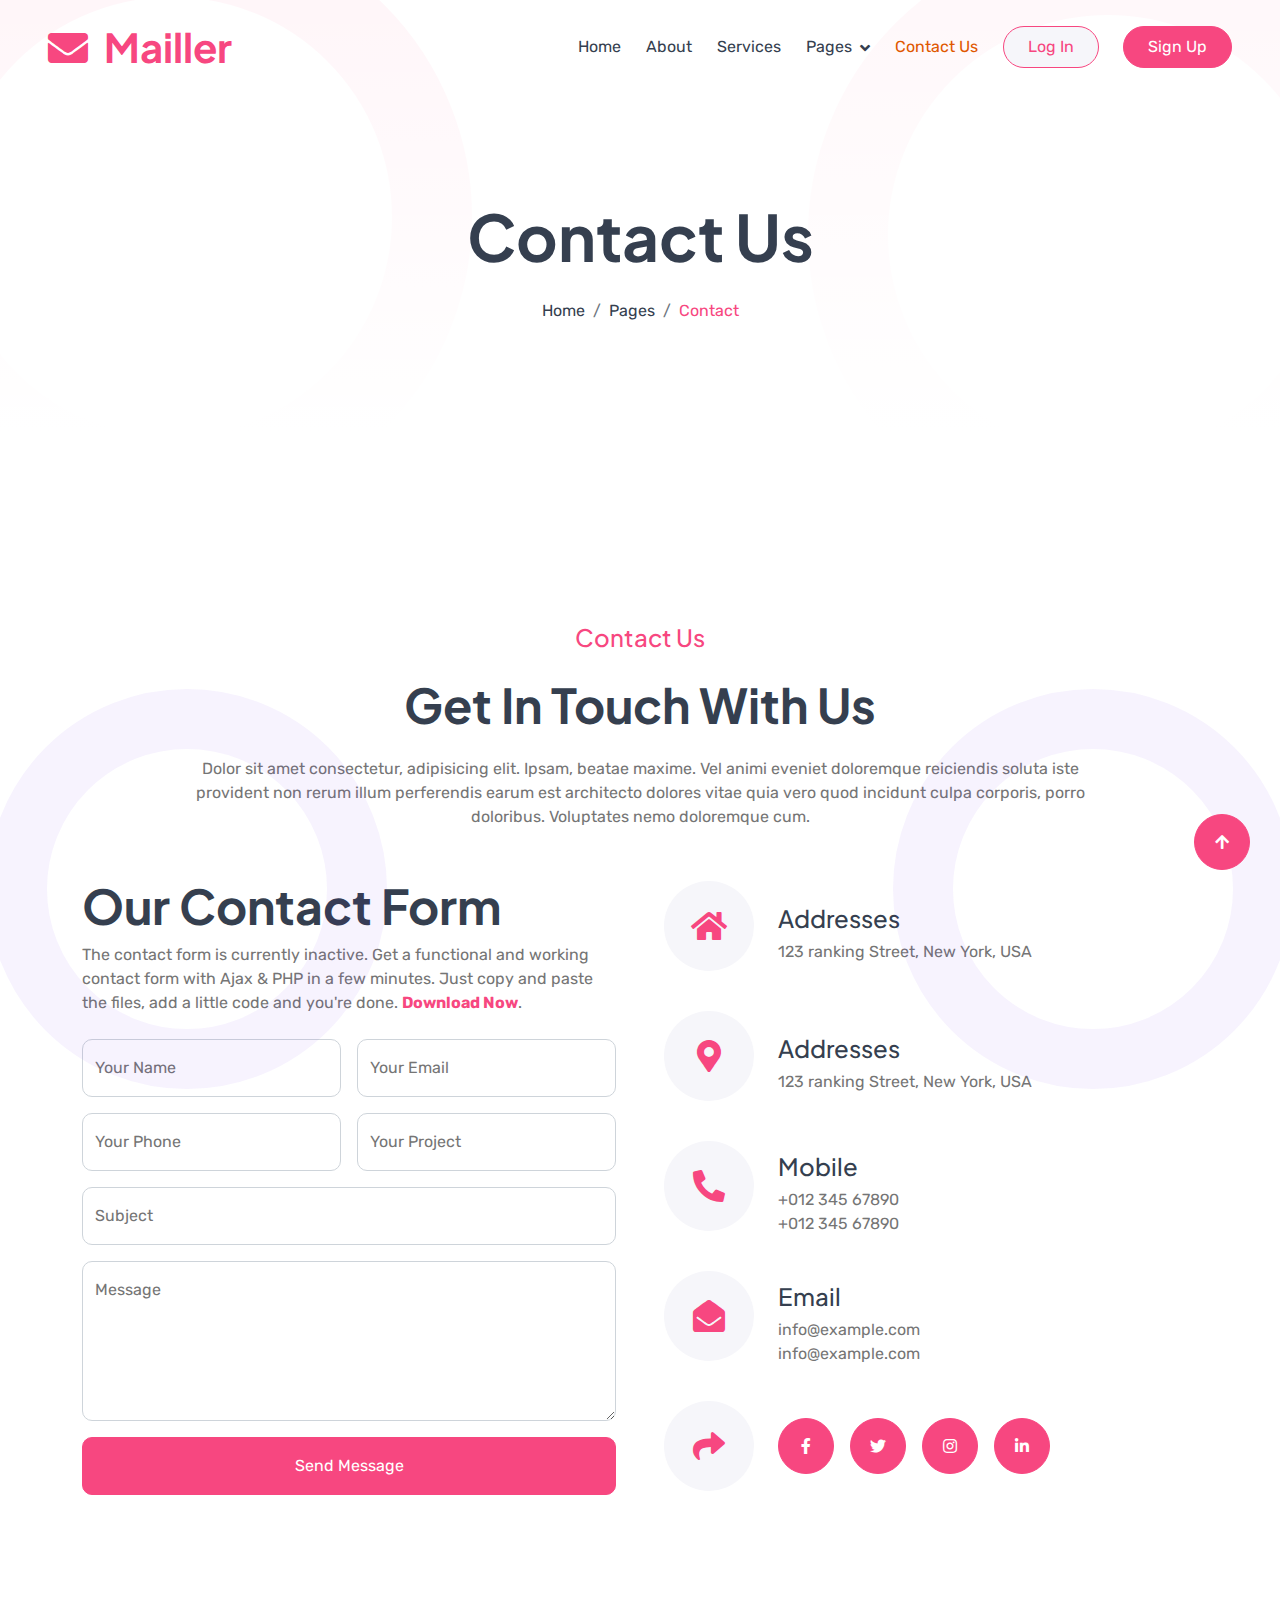
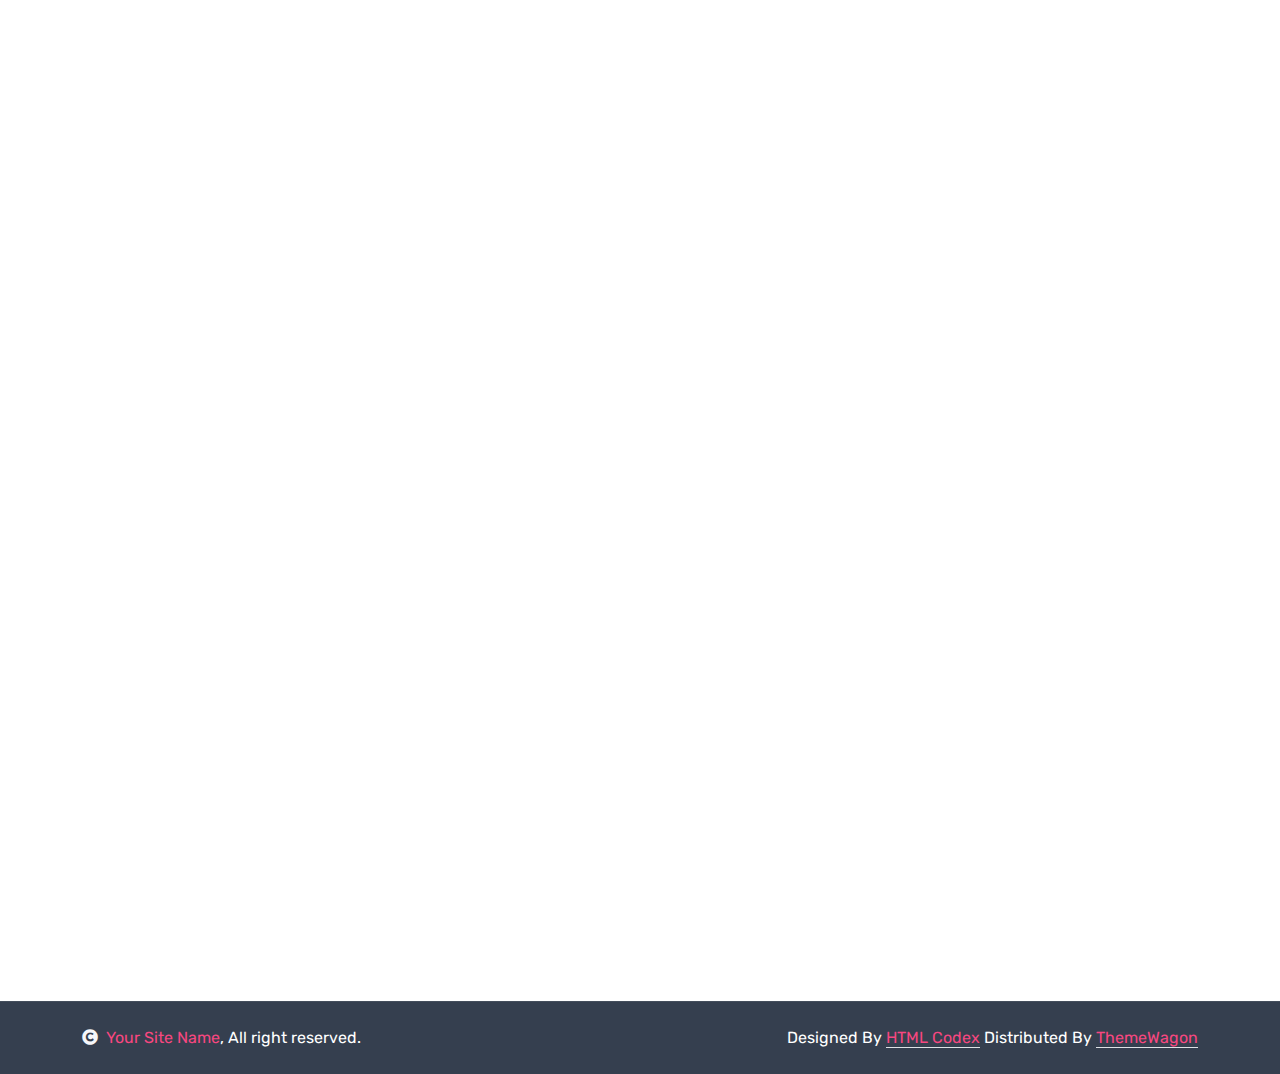
<file: contact.html>
<!DOCTYPE html>
<html lang="en">

    <head>
        <meta charset="utf-8">
        <title>Mailler - SaaS Website Template</title>
        <meta content="width=device-width, initial-scale=1.0" name="viewport">
        <meta content="" name="keywords">
        <meta content="" name="description">

        <!-- Google Web Fonts -->
        <link rel="preconnect" href="https://fonts.googleapis.com">
        <link rel="preconnect" href="https://fonts.gstatic.com" crossorigin>
        <link href="https://fonts.googleapis.com/css2?family=Plus+Jakarta+Sans:wght@500;600;700&family=Rubik:wght@400;500&display=swap" rel="stylesheet"> 

        <!-- Icon Font Stylesheet -->
        <link rel="stylesheet" href="https://use.fontawesome.com/releases/v5.15.4/css/all.css"/>
        <link href="https://cdn.jsdelivr.net/npm/bootstrap-icons@1.4.1/font/bootstrap-icons.css" rel="stylesheet">

        <!-- Libraries Stylesheet -->
        <link href="lib/animate/animate.min.css" rel="stylesheet">
        <link href="lib/owlcarousel/assets/owl.carousel.min.css" rel="stylesheet">
        <link href="lib/lightbox/css/lightbox.min.css" rel="stylesheet">


        <!-- Customized Bootstrap Stylesheet -->
        <link href="css/bootstrap.min.css" rel="stylesheet">

        <!-- Template Stylesheet -->
        <link href="css/style.css" rel="stylesheet">
    </head>

    <body>

        <!-- Spinner Start -->
        <div id="spinner" class="show bg-white position-fixed translate-middle w-100 vh-100 top-50 start-50 d-flex align-items-center justify-content-center">
            <div class="spinner-border text-primary" style="width: 3rem; height: 3rem;" role="status">
                <span class="sr-only">Loading...</span>
            </div>
        </div>
        <!-- Spinner End -->


        <!-- Navbar & Hero Start -->
        <div class="container-fluid p-0">
            <nav class="navbar navbar-expand-lg navbar-light bg-transparent px-4 px-lg-5 py-3 py-lg-0">
                <a href="index.html" class="navbar-brand p-0">
                    <h1 class="display-6 text-primary m-0"><i class="fas fa-envelope me-3"></i>Mailler</h1>
                    <!-- <img src="img/logo.png" alt="Logo"> -->
                </a>
                <button class="navbar-toggler" type="button" data-bs-toggle="collapse" data-bs-target="#navbarCollapse">
                    <span class="fa fa-bars"></span>
                </button>
                <div class="collapse navbar-collapse" id="navbarCollapse">
                    <div class="navbar-nav ms-auto py-0">
                        <a href="index.html" class="nav-item nav-link">Home</a>
                        <a href="about.html" class="nav-item nav-link">About</a>
                        <a href="service.html" class="nav-item nav-link">Services</a>
                        <div class="nav-item dropdown">
                            <a href="#" class="nav-link dropdown-toggle" data-bs-toggle="dropdown">Pages</a>
                            <div class="dropdown-menu m-0">
                                <a href="feature.html" class="dropdown-item">Features</a>
                                <a href="pricing.html" class="dropdown-item">Pricing</a>
                                <a href="blog.html" class="dropdown-item">Blog</a>
                                <a href="testimonial.html" class="dropdown-item">Testimonial</a>
                                <a href="404.html" class="dropdown-item">404 Page</a>
                            </div>
                        </div>
                        <a href="contact.html" class="nav-item nav-link active">Contact Us</a>
                    </div>
                    <a href="#" class="btn btn-light border border-primary rounded-pill text-primary py-2 px-4 me-4">Log In</a>
                    <a href="#" class="btn btn-primary rounded-pill text-white py-2 px-4">Sign Up</a>
                </div>
            </nav>
        </div>
        <!-- Navbar & Hero End -->


         <!-- Header Start -->
         <div class="container-fluid bg-breadcrumb">
            <ul class="breadcrumb-animation">
                <li></li>
                <li></li>
                <li></li>
                <li></li>
                <li></li>
                <li></li>
                <li></li>
                <li></li>
                <li></li>
                <li></li>
            </ul>
            <div class="container text-center py-5" style="max-width: 900px;">
                <h3 class="display-3 mb-4 wow fadeInDown" data-wow-delay="0.1s">Contact Us</h1>
                <ol class="breadcrumb justify-content-center mb-0 wow fadeInDown" data-wow-delay="0.3s">
                    <li class="breadcrumb-item"><a href="index.html">Home</a></li>
                    <li class="breadcrumb-item"><a href="#">Pages</a></li>
                    <li class="breadcrumb-item active text-primary">Contact</li>
                </ol>    
            </div>
        </div>
        <!-- Header End -->


        <!-- Contact Start -->
        <div class="container-fluid contact py-5">
            <div class="container py-5">
                <div class="text-center mx-auto mb-5 wow fadeInUp" data-wow-delay="0.1s" style="max-width: 900px;">
                    <h4 class="text-primary mb-4">Contact Us</h4>
                    <h1 class="display-5 mb-4">Get In Touch With Us</h1>
                    <p class="mb-0">Dolor sit amet consectetur, adipisicing elit. Ipsam, beatae maxime. Vel animi eveniet doloremque reiciendis soluta iste provident non rerum illum perferendis earum est architecto dolores vitae quia vero quod incidunt culpa corporis, porro doloribus. Voluptates nemo doloremque cum.
                    </p>
                </div>
                <div class="row g-5 align-items-center">
                    <div class="col-lg-6 wow fadeInLeft" data-wow-delay="0.1s">
                        <h2 class="display-5 mb-2">Our Contact Form</h2>
                        <p class="mb-4">The contact form is currently inactive. Get a functional and working contact form with Ajax & PHP in a few minutes. Just copy and paste the files, add a little code and you're done. <a class="text-primary fw-bold" href="https://htmlcodex.com/contact-form">Download Now</a>.</p>
                        <form>
                            <div class="row g-3">
                                <div class="col-lg-12 col-xl-6">
                                    <div class="form-floating">
                                        <input type="text" class="form-control" id="name" placeholder="Your Name">
                                        <label for="name">Your Name</label>
                                    </div>
                                </div>
                                <div class="col-lg-12 col-xl-6">
                                    <div class="form-floating">
                                        <input type="email" class="form-control" id="email" placeholder="Your Email">
                                        <label for="email">Your Email</label>
                                    </div>
                                </div>
                                <div class="col-lg-12 col-xl-6">
                                    <div class="form-floating">
                                        <input type="phone" class="form-control" id="phone" placeholder="Phone">
                                        <label for="phone">Your Phone</label>
                                    </div>
                                </div>
                                <div class="col-lg-12 col-xl-6">
                                    <div class="form-floating">
                                        <input type="text" class="form-control" id="project" placeholder="Project">
                                        <label for="project">Your Project</label>
                                    </div>
                                </div>
                                <div class="col-12">
                                    <div class="form-floating">
                                        <input type="text" class="form-control" id="subject" placeholder="Subject">
                                        <label for="subject">Subject</label>
                                    </div>
                                </div>
                                <div class="col-12">
                                    <div class="form-floating">
                                        <textarea class="form-control" placeholder="Leave a message here" id="message" style="height: 160px"></textarea>
                                        <label for="message">Message</label>
                                    </div>
                                </div>
                                <div class="col-12">
                                    <button class="btn btn-primary w-100 py-3">Send Message</button>
                                </div>
                            </div>
                        </form>
                    </div>
                    <div class="col-lg-6 wow fadeInRight" data-wow-delay="0.3s">
                        <div class="d-flex align-items-center mb-4">
                            <div class="bg-light d-flex align-items-center justify-content-center mb-3" style="width: 90px; height: 90px; border-radius: 50px;"><i class="fa fa-home fa-2x text-primary"></i></div>
                            <div class="ms-4">
                                <h4>Addresses</h4>
                                <p class="mb-0">123 ranking Street, New York, USA</p>
                            </div>
                        </div>
                        <div class="d-flex align-items-center mb-4">
                            <div class="bg-light d-flex align-items-center justify-content-center mb-3" style="width: 90px; height: 90px; border-radius: 50px;"><i class="fa fa-map-marker-alt fa-2x text-primary"></i></div>
                            <div class="ms-4">
                                <h4>Addresses</h4>
                                <p class="mb-0">123 ranking Street, New York, USA</p>
                            </div>
                        </div>
                        <div class="d-flex align-items-center mb-4">
                            <div class="bg-light d-flex align-items-center justify-content-center mb-3" style="width: 90px; height: 90px; border-radius: 50px;"><i class="fa fa-phone-alt fa-2x text-primary"></i></div>
                            <div class="ms-4">
                                <h4>Mobile</h4>
                                <p class="mb-0">+012 345 67890</p>
                                <p class="mb-0">+012 345 67890</p>
                            </div>
                        </div>
                        <div class="d-flex align-items-center mb-4">
                            <div class="bg-light d-flex align-items-center justify-content-center mb-3" style="width: 90px; height: 90px; border-radius: 50px;"><i class="fa fa-envelope-open fa-2x text-primary"></i></div>
                            <div class="ms-4">
                                <h4>Email</h4>
                                <p class="mb-0">info@example.com</p>
                                <p class="mb-0">info@example.com</p>
                            </div>
                        </div>
                        <div class="d-flex align-items-center">
                            <div class="me-4">
                                <div class="bg-light d-flex align-items-center justify-content-center" style="width: 90px; height: 90px; border-radius: 50px;"><i class="fas fa-share fa-2x text-primary"></i></div>
                            </div>
                            <div class="d-flex">
                                <a class="btn btn-lg-square btn-primary rounded-circle me-2" href=""><i class="fab fa-facebook-f"></i></a>
                                <a class="btn btn-lg-square btn-primary rounded-circle mx-2" href=""><i class="fab fa-twitter"></i></a>
                                <a class="btn btn-lg-square btn-primary rounded-circle mx-2" href=""><i class="fab fa-instagram"></i></a>
                                <a class="btn btn-lg-square btn-primary rounded-circle mx-2" href=""><i class="fab fa-linkedin-in"></i></a>
                            </div>
                        </div>
                    </div>
                    <div class="col-12 wow fadeInUp" data-wow-delay="0.1s">
                        <div class="rounded h-100">
                            <iframe class="rounded w-100" 
                            style="height: 500px;" src="https://www.google.com/maps/embed?pb=!1m18!1m12!1m3!1d387191.33750346623!2d-73.97968099999999!3d40.6974881!2m3!1f0!2f0!3f0!3m2!1i1024!2i768!4f13.1!3m3!1m2!1s0x89c24fa5d33f083b%3A0xc80b8f06e177fe62!2sNew%20York%2C%20NY%2C%20USA!5e0!3m2!1sen!2sbd!4v1694259649153!5m2!1sen!2sbd" 
                            loading="lazy" referrerpolicy="no-referrer-when-downgrade"></iframe>
                        </div>
                    </div>
                </div>
            </div>
        </div>
        <!-- Contact End -->


        <!-- Footer Start -->
        <div class="container-fluid footer py-5 wow fadeIn" data-wow-delay="0.2s">
            <div class="container py-5">
                <div class="row g-5">
                    <div class="col-md-6 col-lg-6 col-xl-3">
                        <div class="footer-item d-flex flex-column">
                            <h4 class="text-dark mb-4">Company</h4>
                            <a href=""> Why Mailler?</a>
                            <a href=""> Our Features</a>
                            <a href=""> Our Portfolio</a>
                            <a href=""> About Us</a>
                            <a href=""> Our Blog & News</a>
                            <a href=""> Get In Touch</a>
                        </div>
                    </div>
                    <div class="col-md-6 col-lg-6 col-xl-3">
                        <div class="footer-item d-flex flex-column">
                            <h4 class="mb-4 text-dark">Quick Links</h4>
                            <a href=""> About Us</a>
                            <a href=""> Contact Us</a>
                            <a href=""> Privacy Policy</a>
                            <a href=""> Terms & Conditions</a>
                            <a href=""> Our Blog & News</a>
                            <a href=""> Our Team</a>
                        </div>
                    </div>
                    <div class="col-md-6 col-lg-6 col-xl-3">
                        <div class="footer-item d-flex flex-column">
                            <h4 class="mb-4 text-dark">Services</h4>
                            <a href=""> All Services</a>
                            <a href=""> Promotional Emails</a>
                            <a href=""> Product Updates</a>
                            <a href=""> Email Marketing</a>
                            <a href=""> Acquistion Emails</a>
                            <a href=""> Retention Emails</a>
                        </div>
                    </div>
                    <div class="col-md-6 col-lg-6 col-xl-3">
                        <div class="footer-item d-flex flex-column">
                            <h4 class="mb-4 text-dark">Contact Info</h4>
                            <a href=""><i class="fa fa-map-marker-alt me-2"></i> 123 Street, New York, USA</a>
                            <a href=""><i class="fas fa-envelope me-2"></i> info@example.com</a>
                            <a href=""><i class="fas fa-phone me-2"></i> +012 345 67890</a>
                            <a href="" class="mb-3"><i class="fas fa-print me-2"></i> +012 345 67890</a>
                            <div class="d-flex align-items-center">
                                <i class="fas fa-share fa-2x text-secondary me-2"></i>
                                <a class="btn-square btn btn-primary rounded-circle mx-1" href=""><i class="fab fa-facebook-f"></i></a>
                                <a class="btn-square btn btn-primary rounded-circle mx-1" href=""><i class="fab fa-twitter"></i></a>
                                <a class="btn-square btn btn-primary rounded-circle mx-1" href=""><i class="fab fa-instagram"></i></a>
                                <a class="btn-square btn btn-primary rounded-circle mx-1" href=""><i class="fab fa-linkedin-in"></i></a>
                            </div>
                        </div>
                    </div>
                </div>
            </div>
        </div>
        <!-- Footer End -->

        
        <!-- Copyright Start -->
        <div class="container-fluid copyright py-4">
            <div class="container">
                <div class="row g-4 align-items-center">
                    <div class="col-md-6 text-center text-md-start mb-md-0">
                        <span class="text-white"><a href="#"><i class="fas fa-copyright text-light me-2"></i>Your Site Name</a>, All right reserved.</span>
                    </div>
                    <div class="col-md-6 text-center text-md-end text-white">
                        <!--/*** This template is free as long as you keep the below author’s credit link/attribution link/backlink. ***/-->
                        <!--/*** If you'd like to use the template without the below author’s credit link/attribution link/backlink, ***/-->
                        <!--/*** you can purchase the Credit Removal License from "https://htmlcodex.com/credit-removal". ***/-->
                        Designed By <a class="border-bottom" href="https://htmlcodex.com">HTML Codex</a> Distributed By <a class="border-bottom" href="https://themewagon.com">ThemeWagon</a>
                    </div>
                </div>
            </div>
        </div>
        <!-- Copyright End -->


        <!-- Back to Top -->
        <a href="#" class="btn btn-primary btn-lg-square back-to-top"><i class="fa fa-arrow-up"></i></a>   

        
    <!-- JavaScript Libraries -->
    <script src="https://ajax.googleapis.com/ajax/libs/jquery/3.6.4/jquery.min.js"></script>
    <script src="https://cdn.jsdelivr.net/npm/bootstrap@5.0.0/dist/js/bootstrap.bundle.min.js"></script>
    <script src="lib/wow/wow.min.js"></script>
    <script src="lib/easing/easing.min.js"></script>
    <script src="lib/waypoints/waypoints.min.js"></script>
    <script src="lib/counterup/counterup.min.js"></script>
    <script src="lib/owlcarousel/owl.carousel.min.js"></script>
    <script src="lib/lightbox/js/lightbox.min.js"></script>
    

    <!-- Template Javascript -->
    <script src="js/main.js"></script>
    </body>

</html>
</file>
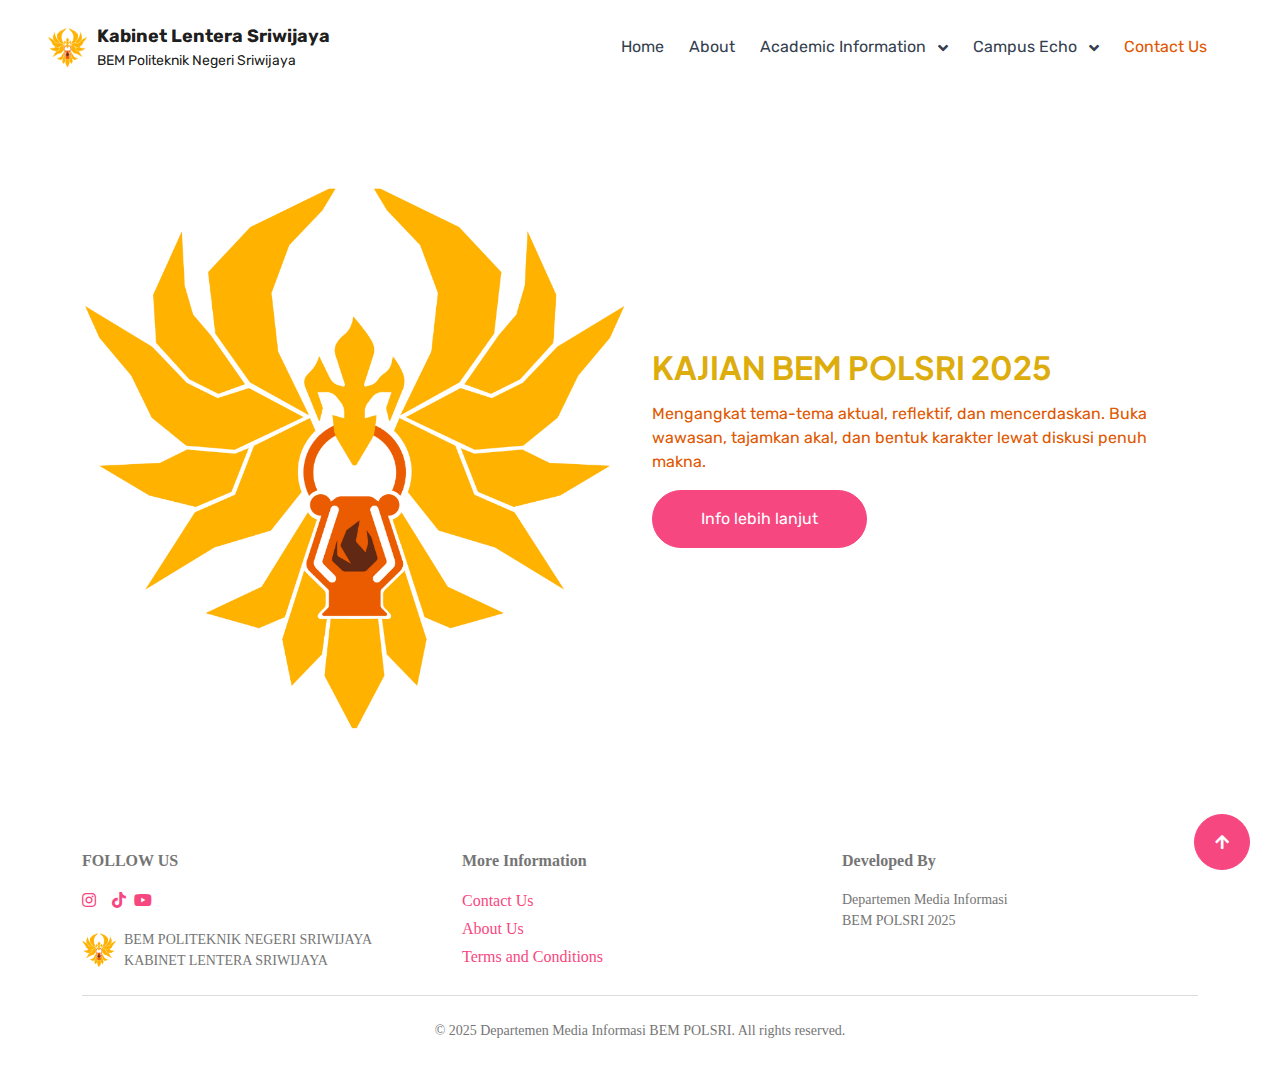
<file: Kajian.html>
<!DOCTYPE html>
<html lang="en">

    <head>
        <meta charset="utf-8">
        <title>Mailler - SaaS Website Template</title>
        <meta content="width=device-width, initial-scale=1.0" name="viewport">
        <meta content="" name="keywords">
        <meta content="" name="description">

        <!-- Google Web Fonts -->
        <link rel="preconnect" href="https://fonts.googleapis.com">
        <link rel="preconnect" href="https://fonts.gstatic.com" crossorigin>
        <link href="https://fonts.googleapis.com/css2?family=Plus+Jakarta+Sans:wght@500;600;700&family=Rubik:wght@400;500&display=swap" rel="stylesheet"> 

        <!-- Icon Font Stylesheet -->
        <link rel="stylesheet" href="https://use.fontawesome.com/releases/v5.15.4/css/all.css"/>
        <link href="https://cdn.jsdelivr.net/npm/bootstrap-icons@1.4.1/font/bootstrap-icons.css" rel="stylesheet">

        <!-- Libraries Stylesheet -->
        <link href="lib/animate/animate.min.css" rel="stylesheet">
        <link href="lib/owlcarousel/assets/owl.carousel.min.css" rel="stylesheet">
        <link href="lib/lightbox/css/lightbox.min.css" rel="stylesheet">


        <!-- Customized Bootstrap Stylesheet -->
        <link href="css/bootstrap.min.css" rel="stylesheet">

        <!-- Template Stylesheet -->
        <link href="css/style.css" rel="stylesheet">
    </head>

    <body>

        <!-- Spinner Start -->
        <div id="spinner" class="show bg-white position-fixed translate-middle w-100 vh-100 top-50 start-50 d-flex align-items-center justify-content-center">
            <div class="spinner-border text-primary" style="width: 3rem; height: 3rem;" role="status">
                <span class="sr-only">Loading...</span>
            </div>
        </div>
        <!-- Spinner End -->

<!-- Navbar -->
<nav class="navbar navbar-expand-lg navbar-light bg-transparent px-4 px-lg-5 py-3 py-lg-0 position-relative">
    <a href="index.html" class="navbar-brand ms-2 ms-lg-0 d-flex align-items-center">
      <img src="img/logo.png" alt="Logo" style="height: 40px; margin-right: 10px;">
      <div class="d-flex flex-column">
        <span class="text-black fw-bold" style="font-size: 18px;">Kabinet Lentera Sriwijaya</span>
        <small class="text-black" style="font-size: 14px;">BEM Politeknik Negeri Sriwijaya</small>
      </div>
    </a>
  
    <!-- Toggle button for mobile -->
    <button class="navbar-toggler position-absolute top-0 end-0 mt-3 me-3" type="button" data-bs-toggle="collapse" data-bs-target="#navbarCollapse">
      <span class="navbar-toggler-icon"></span>
    </button>
  
    <!-- Collapsible content -->
    <div class="collapse navbar-collapse" id="navbarCollapse">
      <div class="navbar-nav ms-auto py-0">
        <a class="nav-item nav-link" href="index.html">Home</a>
        <a class="nav-item nav-link" href="about.html">About</a>
  
        <!-- Academic Info Dropdown -->
        <div class="nav-item dropdown">
          <a class="nav-link dropdown-toggle" href="#" id="academicDropdown" role="button" data-bs-toggle="dropdown" aria-expanded="false">
            Academic Information
          </a>
          <ul class="dropdown-menu" aria-labelledby="academicDropdown">
            <li><a class="dropdown-item" href="Academic Calendar.html">Academic Calendar</a></li>
            <li><a class="dropdown-item" href="Scholarship Info.html">Scholarship Info</a></li>
          </ul>
        </div>
  
        <!-- Campus Echo Dropdown -->
        <div class="nav-item dropdown">
          <a class="nav-link dropdown-toggle" href="#" id="campusDropdown" role="button" data-bs-toggle="dropdown" aria-expanded="false">
            Campus Echo
          </a>
          <ul class="dropdown-menu" aria-labelledby="campusDropdown">
            <li><a class="dropdown-item" href="Kajian.html">Kajian</a></li>
            <li><a class="dropdown-item" href="Bisik Kampus.html">Bisik Kampus</a></li>
            <li><a class="dropdown-item" href="Polsrifess.html">Polsrifess</a></li>
          </ul>
        </div>
  
        <a class="nav-item nav-link active" href="contact.html">Contact Us</a>
      </div>
    </div>
  </nav>
  <!-- Navbar end -->
 <!-- Kajian Section Start -->
<section class="py-5" style="background-color: #fff;">
    <div class="container py-4">
        <div class="row align-items-center">
            <div class="col-md-6 mb-4 mb-md-0 text-center">
                <img src="img/logo.png" alt="Kajian" class="img-fluid kajian-image wow fadeInUp" data-wow-delay="0.1s">
            </div>

            <!-- Konten di kanan -->
            <div class="col-md-6 text-center text-md-start wow fadeInUp" data-wow-delay="0.3s">
                <h2 class="fw-bold mb-3" style="color: #ddac0d; font-family: 'Plus Jakarta Sans', sans-serif;">
                    KAJIAN BEM POLSRI 2025
                </h2>
                <p class="mb-3" style="color: #e05800;">
                    Mengangkat tema-tema aktual, reflektif, dan mencerdaskan. Buka wawasan, tajamkan akal, dan bentuk karakter lewat diskusi penuh makna.
                </p>
                 <a
                href="https://x.com/polsrimenfess?t=MOnYjjIORMkooZrAUZwJcg&s=09"
                class="btn btn-primary rounded-pill py-3 px-5"
                >Info lebih lanjut</a
              >
            </div>
        </div>
    </div>
</section>
<!-- Kajian Section End -->



        <!-- Footer Start -->
<footer class="footer-gradient">
    <div class="container py-5" style="font-family: serif;">
        <div class="row g-4">
            <div class="col-12 col-md-6 col-xl-4">
                <div class="fw-bold mb-3">FOLLOW US</div>
                <div class="d-flex mb-3">
                    <a href="#" class="social-icon me-2"><i class="fab fa-instagram"></i></a>
                    <a href="#" class="social-icon me-2"><i class="fab fa-x-twitter"></i></a>
                    <a href="#" class="social-icon me-2"><i class="fab fa-tiktok"></i></a>
                    <a href="#" class="social-icon"><i class="fab fa-youtube"></i></a>
                </div>
                <div class="d-flex align-items-center">
                    <img src="img/logo.png" alt="Logo" height="35" class="me-2">
                    <div class="small">
                        BEM POLITEKNIK NEGERI SRIWIJAYA<br>
                        KABINET LENTERA SRIWIJAYA
                    </div>
                </div>
            </div>
            <div class="col-12 col-md-6 col-xl-4">
                <div class="fw-bold mb-3">More Information</div>
                <a href="#" class="footer-link d-block mb-1">Contact Us</a>
                <a href="#" class="footer-link d-block mb-1">About Us</a>
                <a href="Terms and Conditions.html" class="footer-link d-block">Terms and Conditions</a>
            </div>
            <div class="col-12 col-xl-4">
                <div class="fw-bold mb-3">Developed By</div>
                <div class="small">Departemen Media Informasi</div>
                <div class="small">BEM POLSRI 2025</div>
            </div>
        </div>
        <hr class="my-4">
        <div class="footer-bottom text-center small">
            &copy; 2025 Departemen Media Informasi BEM POLSRI. All rights reserved.
        </div>
    </div>
</footer>
<!-- Footer End -->
     <!-- Back to Top -->
     <a href="#" class="btn btn-primary btn-lg-square back-to-top"><i class="fa fa-arrow-up"></i></a>   
     
    <!-- JavaScript Libraries -->
    <script src="https://ajax.googleapis.com/ajax/libs/jquery/3.6.4/jquery.min.js"></script>
    <script src="https://cdn.jsdelivr.net/npm/bootstrap@5.0.0/dist/js/bootstrap.bundle.min.js"></script>
    <script src="lib/wow/wow.min.js"></script>
    <script src="lib/easing/easing.min.js"></script>
    <script src="lib/waypoints/waypoints.min.js"></script>
    <script src="lib/counterup/counterup.min.js"></script>
    <script src="lib/owlcarousel/owl.carousel.min.js"></script>
    <script src="lib/lightbox/js/lightbox.min.js"></script>
    

    <!-- Template Javascript -->
    <script src="js/main.js"></script>
    </body>

</html>
</file>
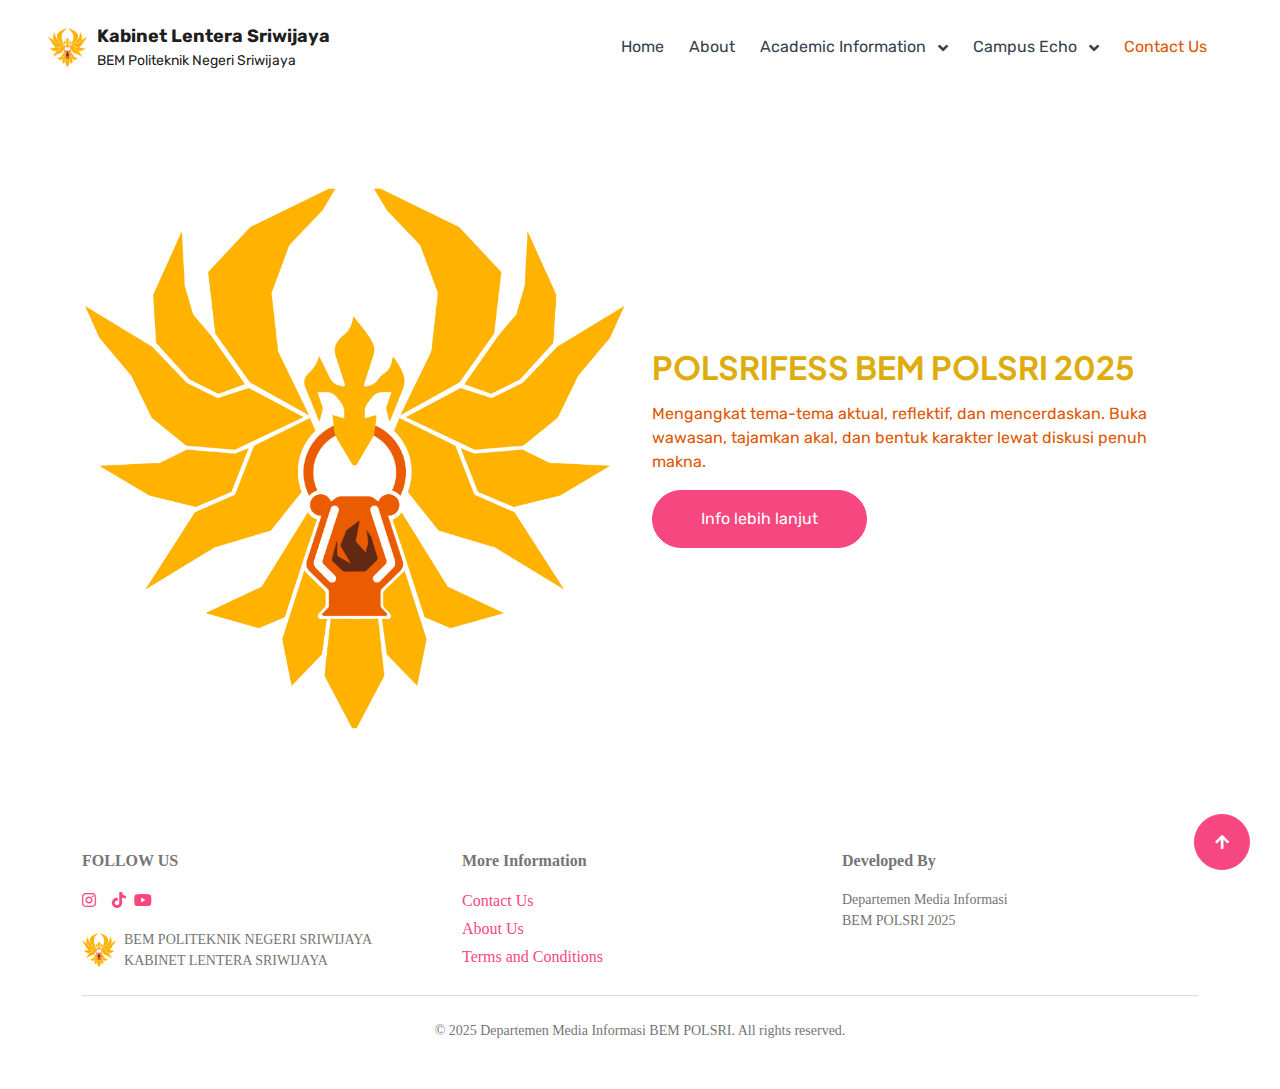
<file: Polsrifess.html>
<!DOCTYPE html>
<html lang="en">

    <head>
        <meta charset="utf-8">
        <title>Mailler - SaaS Website Template</title>
        <meta content="width=device-width, initial-scale=1.0" name="viewport">
        <meta content="" name="keywords">
        <meta content="" name="description">

        <!-- Google Web Fonts -->
        <link rel="preconnect" href="https://fonts.googleapis.com">
        <link rel="preconnect" href="https://fonts.gstatic.com" crossorigin>
        <link href="https://fonts.googleapis.com/css2?family=Plus+Jakarta+Sans:wght@500;600;700&family=Rubik:wght@400;500&display=swap" rel="stylesheet"> 

        <!-- Icon Font Stylesheet -->
        <link rel="stylesheet" href="https://use.fontawesome.com/releases/v5.15.4/css/all.css"/>
        <link href="https://cdn.jsdelivr.net/npm/bootstrap-icons@1.4.1/font/bootstrap-icons.css" rel="stylesheet">

        <!-- Libraries Stylesheet -->
        <link href="lib/animate/animate.min.css" rel="stylesheet">
        <link href="lib/owlcarousel/assets/owl.carousel.min.css" rel="stylesheet">
        <link href="lib/lightbox/css/lightbox.min.css" rel="stylesheet">


        <!-- Customized Bootstrap Stylesheet -->
        <link href="css/bootstrap.min.css" rel="stylesheet">

        <!-- Template Stylesheet -->
        <link href="css/style.css" rel="stylesheet">
    </head>

    <body>

        <!-- Spinner Start -->
        <div id="spinner" class="show bg-white position-fixed translate-middle w-100 vh-100 top-50 start-50 d-flex align-items-center justify-content-center">
            <div class="spinner-border text-primary" style="width: 3rem; height: 3rem;" role="status">
                <span class="sr-only">Loading...</span>
            </div>
        </div>
        <!-- Spinner End -->

<!-- Navbar -->
<nav class="navbar navbar-expand-lg navbar-light bg-transparent px-4 px-lg-5 py-3 py-lg-0 position-relative">
    <a href="index.html" class="navbar-brand ms-2 ms-lg-0 d-flex align-items-center">
      <img src="img/logo.png" alt="Logo" style="height: 40px; margin-right: 10px;">
      <div class="d-flex flex-column">
        <span class="text-black fw-bold" style="font-size: 18px;">Kabinet Lentera Sriwijaya</span>
        <small class="text-black" style="font-size: 14px;">BEM Politeknik Negeri Sriwijaya</small>
      </div>
    </a>
  
    <!-- Toggle button for mobile -->
    <button class="navbar-toggler position-absolute top-0 end-0 mt-3 me-3" type="button" data-bs-toggle="collapse" data-bs-target="#navbarCollapse">
      <span class="navbar-toggler-icon"></span>
    </button>
  
    <!-- Collapsible content -->
    <div class="collapse navbar-collapse" id="navbarCollapse">
      <div class="navbar-nav ms-auto py-0">
        <a class="nav-item nav-link" href="index.html">Home</a>
        <a class="nav-item nav-link" href="about.html">About</a>
  
        <!-- Academic Info Dropdown -->
        <div class="nav-item dropdown">
          <a class="nav-link dropdown-toggle" href="#" id="academicDropdown" role="button" data-bs-toggle="dropdown" aria-expanded="false">
            Academic Information
          </a>
          <ul class="dropdown-menu" aria-labelledby="academicDropdown">
            <li><a class="dropdown-item" href="Academic Calendar.html">Academic Calendar</a></li>
            <li><a class="dropdown-item" href="Scholarship Info.html">Scholarship Info</a></li>
          </ul>
        </div>
  
        <!-- Campus Echo Dropdown -->
        <div class="nav-item dropdown">
          <a class="nav-link dropdown-toggle" href="#" id="campusDropdown" role="button" data-bs-toggle="dropdown" aria-expanded="false">
            Campus Echo
          </a>
          <ul class="dropdown-menu" aria-labelledby="campusDropdown">
            <li><a class="dropdown-item" href="Kajian.html">Kajian</a></li>
            <li><a class="dropdown-item" href="Bisik Kampus.html">Bisik Kampus</a></li>
            <li><a class="dropdown-item" href="Polsrifess.html">Polsrifess</a></li>
          </ul>
        </div>
  
        <a class="nav-item nav-link active" href="contact.html">Contact Us</a>
      </div>
    </div>
  </nav>
  <!-- Navbar end -->
  

    <!-- Polsrifes Section Start -->
<section class="py-5" style="background-color: #fff;">
    <div class="container py-4">
        <div class="row align-items-center">
            <div class="col-md-6 mb-4 mb-md-0 text-center">
                <img src="img/logo.png" alt="Kajian" class="img-fluid kajian-image wow fadeInUp" data-wow-delay="0.1s">
            </div>

            <!-- Konten di kanan -->
            <div class="col-md-6 text-center text-md-start wow fadeInUp" data-wow-delay="0.3s">
                <h2 class="fw-bold mb-3" style="color: #ddac0d; font-family: 'Plus Jakarta Sans', sans-serif;">
                    POLSRIFESS BEM POLSRI 2025
                </h2>
                <p class="mb-3" style="color: #e05800;">
                    Mengangkat tema-tema aktual, reflektif, dan mencerdaskan. Buka wawasan, tajamkan akal, dan bentuk karakter lewat diskusi penuh makna.
                </p>
                 <a
                href="https://x.com/polsrimenfess?t=MOnYjjIORMkooZrAUZwJcg&s=09"
                class="btn btn-primary rounded-pill py-3 px-5"
                >Info lebih lanjut</a
              >
            </div>
        </div>
    </div>
</section>
<!-- Polsrifes Section End -->



   <!-- Footer Start -->
<footer class="footer-gradient">
  <div class="container py-5" style="font-family: serif;">
      <div class="row g-4">
          <div class="col-12 col-md-6 col-xl-4">
              <div class="fw-bold mb-3">FOLLOW US</div>
              <div class="d-flex mb-3">
                  <a href="#" class="social-icon me-2"><i class="fab fa-instagram"></i></a>
                  <a href="#" class="social-icon me-2"><i class="fab fa-x-twitter"></i></a>
                  <a href="#" class="social-icon me-2"><i class="fab fa-tiktok"></i></a>
                  <a href="#" class="social-icon"><i class="fab fa-youtube"></i></a>
              </div>
              <div class="d-flex align-items-center">
                  <img src="img/logo.png" alt="Logo" height="35" class="me-2">
                  <div class="small">
                      BEM POLITEKNIK NEGERI SRIWIJAYA<br>
                      KABINET LENTERA SRIWIJAYA
                  </div>
              </div>
          </div>
          <div class="col-12 col-md-6 col-xl-4">
              <div class="fw-bold mb-3">More Information</div>
              <a href="#" class="footer-link d-block mb-1">Contact Us</a>
              <a href="#" class="footer-link d-block mb-1">About Us</a>
              <a href="Terms and Conditions.html" class="footer-link d-block">Terms and Conditions</a>
          </div>
          <div class="col-12 col-xl-4">
              <div class="fw-bold mb-3">Developed By</div>
              <div class="small">Departemen Media Informasi</div>
              <div class="small">BEM POLSRI 2025</div>
          </div>
      </div>
      <hr class="my-4">
      <div class="footer-bottom text-center small">
          &copy; 2025 Departemen Media Informasi BEM POLSRI. All rights reserved.
      </div>
  </div>
</footer>
<!-- Footer End -->

 <!-- Back to Top -->
 <a href="#" class="btn btn-primary btn-lg-square back-to-top"><i class="fa fa-arrow-up"></i></a>   
        
    <!-- JavaScript Libraries -->
    <script src="https://ajax.googleapis.com/ajax/libs/jquery/3.6.4/jquery.min.js"></script>
    <script src="https://cdn.jsdelivr.net/npm/bootstrap@5.0.0/dist/js/bootstrap.bundle.min.js"></script>
    <script src="lib/wow/wow.min.js"></script>
    <script src="lib/easing/easing.min.js"></script>
    <script src="lib/waypoints/waypoints.min.js"></script>
    <script src="lib/counterup/counterup.min.js"></script>
    <script src="lib/owlcarousel/owl.carousel.min.js"></script>
    <script src="lib/lightbox/js/lightbox.min.js"></script>
    

    <!-- Template Javascript -->
    <script src="js/main.js"></script>
    </body>

</html>
</file>
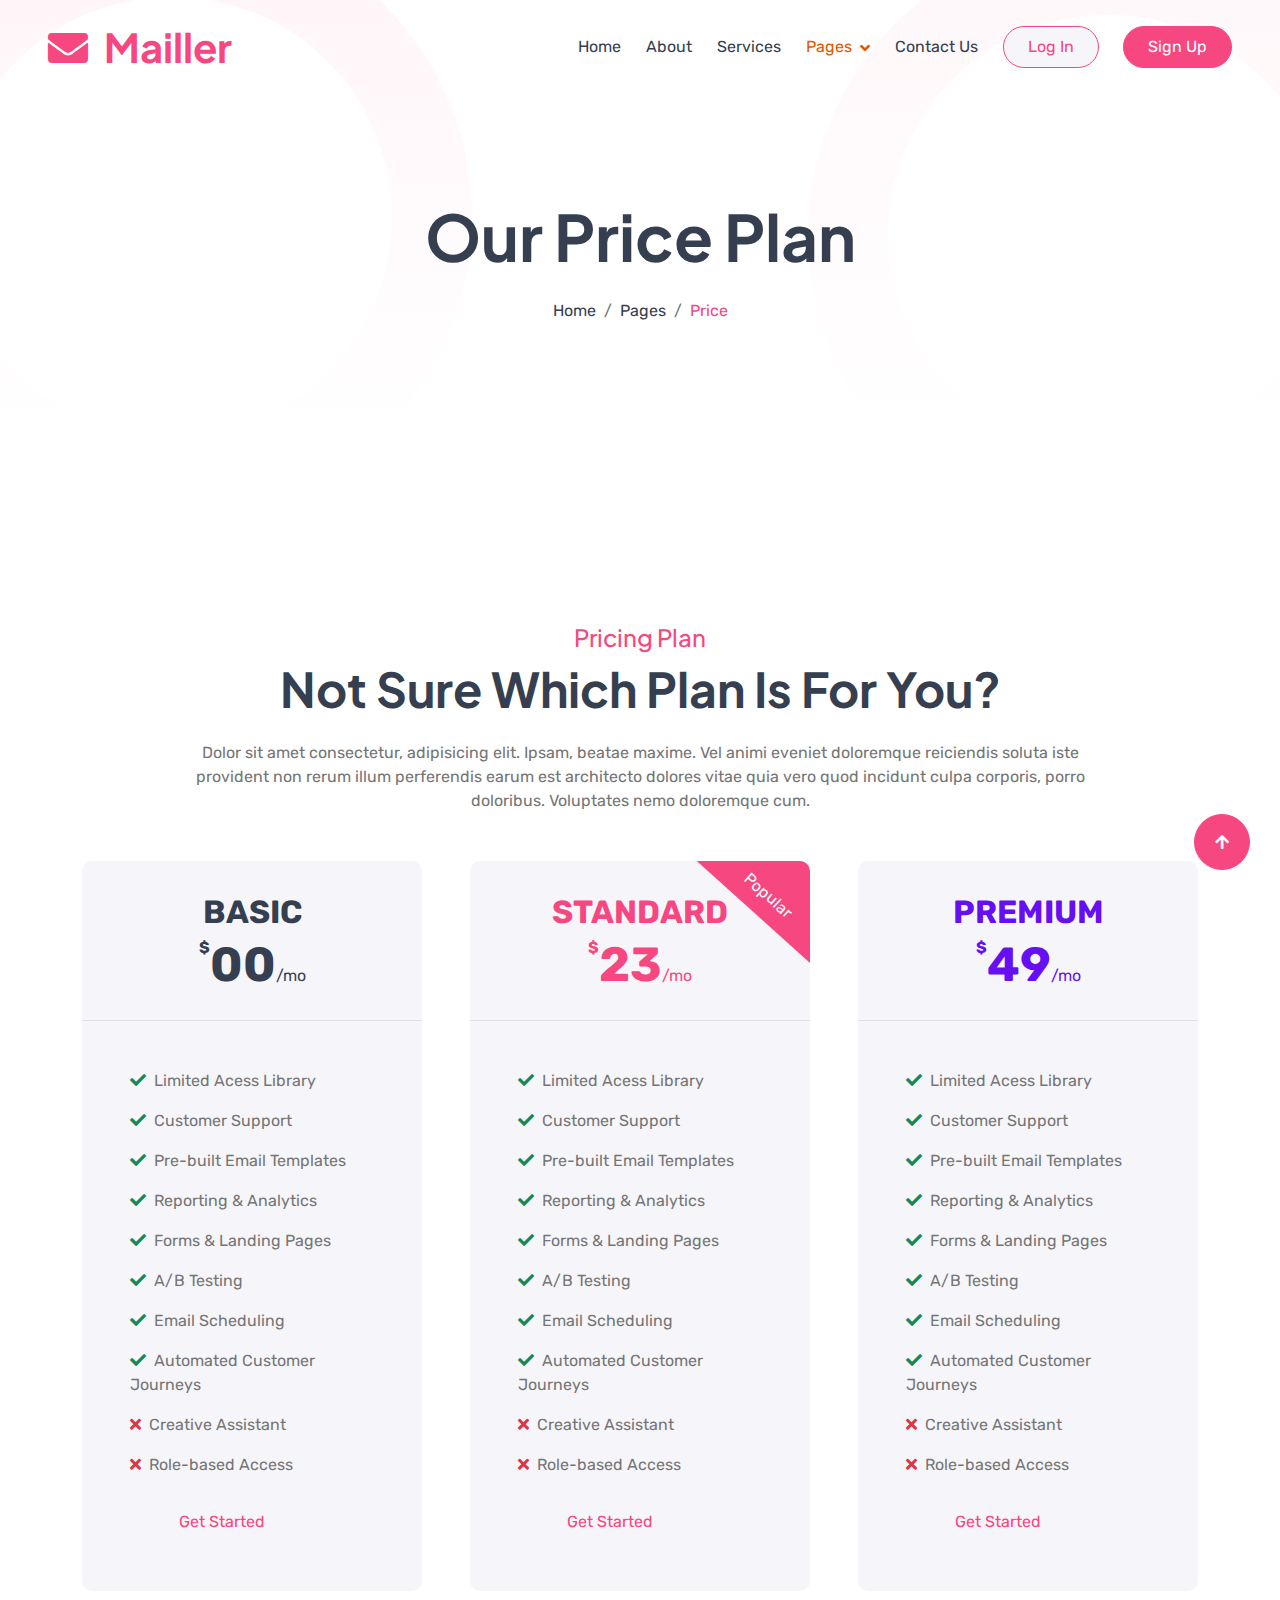
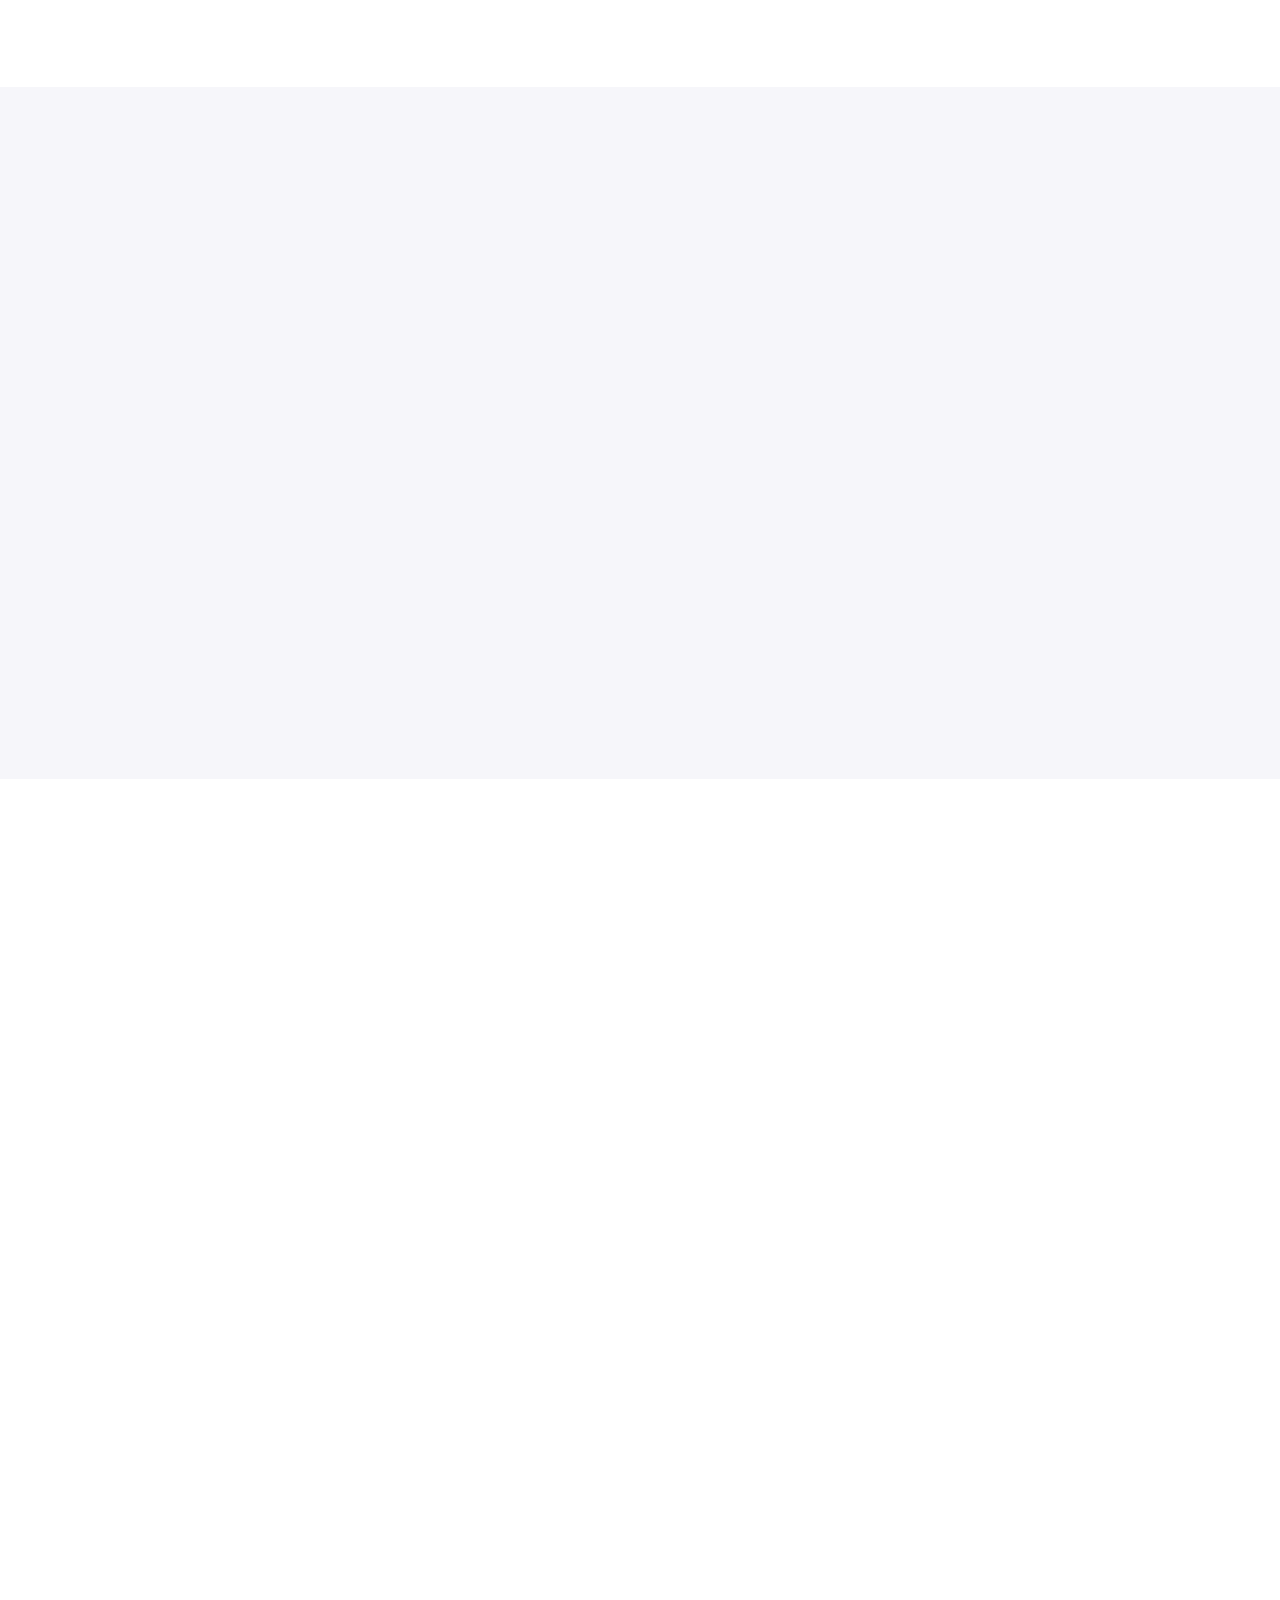
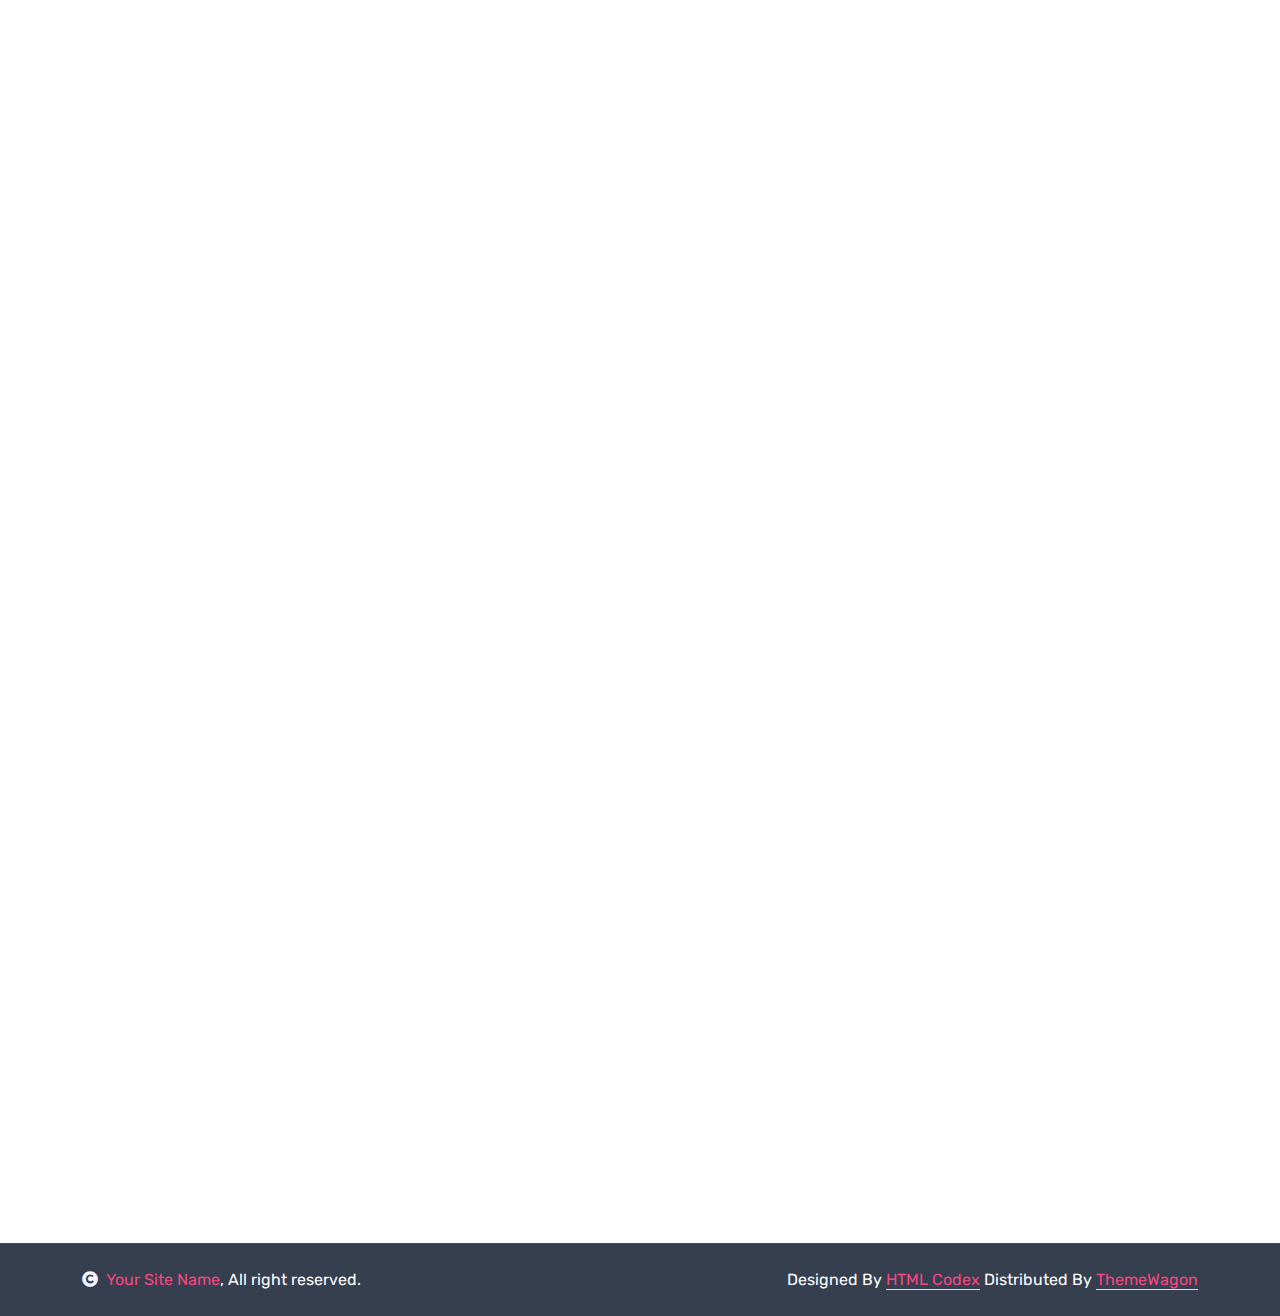
<file: pricing.html>
<!DOCTYPE html>
<html lang="en">

    <head>
        <meta charset="utf-8">
        <title>Mailler - SaaS Website Template</title>
        <meta content="width=device-width, initial-scale=1.0" name="viewport">
        <meta content="" name="keywords">
        <meta content="" name="description">

        <!-- Google Web Fonts -->
        <link rel="preconnect" href="https://fonts.googleapis.com">
        <link rel="preconnect" href="https://fonts.gstatic.com" crossorigin>
        <link href="https://fonts.googleapis.com/css2?family=Plus+Jakarta+Sans:wght@500;600;700&family=Rubik:wght@400;500&display=swap" rel="stylesheet"> 

        <!-- Icon Font Stylesheet -->
        <link rel="stylesheet" href="https://use.fontawesome.com/releases/v5.15.4/css/all.css"/>
        <link href="https://cdn.jsdelivr.net/npm/bootstrap-icons@1.4.1/font/bootstrap-icons.css" rel="stylesheet">

        <!-- Libraries Stylesheet -->
        <link href="lib/animate/animate.min.css" rel="stylesheet">
        <link href="lib/owlcarousel/assets/owl.carousel.min.css" rel="stylesheet">
        <link href="lib/lightbox/css/lightbox.min.css" rel="stylesheet">


        <!-- Customized Bootstrap Stylesheet -->
        <link href="css/bootstrap.min.css" rel="stylesheet">

        <!-- Template Stylesheet -->
        <link href="css/style.css" rel="stylesheet">
    </head>

    <body>

        <!-- Spinner Start -->
        <div id="spinner" class="show bg-white position-fixed translate-middle w-100 vh-100 top-50 start-50 d-flex align-items-center justify-content-center">
            <div class="spinner-border text-primary" style="width: 3rem; height: 3rem;" role="status">
                <span class="sr-only">Loading...</span>
            </div>
        </div>
        <!-- Spinner End -->


        <!-- Navbar & Hero Start -->
        <div class="container-fluid p-0">
            <nav class="navbar navbar-expand-lg navbar-light bg-transparent px-4 px-lg-5 py-3 py-lg-0">
                <a href="index.html" class="navbar-brand p-0">
                    <h1 class="display-6 text-primary m-0"><i class="fas fa-envelope me-3"></i>Mailler</h1>
                    <!-- <img src="img/logo.png" alt="Logo"> -->
                </a>
                <button class="navbar-toggler" type="button" data-bs-toggle="collapse" data-bs-target="#navbarCollapse">
                    <span class="fa fa-bars"></span>
                </button>
                <div class="collapse navbar-collapse" id="navbarCollapse">
                    <div class="navbar-nav ms-auto py-0">
                        <a href="index.html" class="nav-item nav-link">Home</a>
                        <a href="about.html" class="nav-item nav-link">About</a>
                        <a href="service.html" class="nav-item nav-link">Services</a>
                        <div class="nav-item dropdown">
                            <a href="#" class="nav-link dropdown-toggle active" data-bs-toggle="dropdown">Pages</a>
                            <div class="dropdown-menu m-0">
                                <a href="feature.html" class="dropdown-item">Features</a>
                                <a href="pricing.html" class="dropdown-item active">Pricing</a>
                                <a href="blog.html" class="dropdown-item">Blog</a>
                                <a href="testimonial.html" class="dropdown-item">Testimonial</a>
                                <a href="404.html" class="dropdown-item">404 Page</a>
                            </div>
                        </div>
                        <a href="contact.html" class="nav-item nav-link">Contact Us</a>
                    </div>
                    <a href="#" class="btn btn-light border border-primary rounded-pill text-primary py-2 px-4 me-4">Log In</a>
                    <a href="#" class="btn btn-primary rounded-pill text-white py-2 px-4">Sign Up</a>
                </div>
            </nav>
        </div>
        <!-- Navbar & Hero End -->


         <!-- Header Start -->
         <div class="container-fluid bg-breadcrumb">
            <ul class="breadcrumb-animation">
                <li></li>
                <li></li>
                <li></li>
                <li></li>
                <li></li>
                <li></li>
                <li></li>
                <li></li>
                <li></li>
                <li></li>
            </ul>
            <div class="container text-center py-5" style="max-width: 900px;">
                <h3 class="display-3 mb-4 wow fadeInDown" data-wow-delay="0.1s">Our Price Plan</h1>
                <ol class="breadcrumb justify-content-center mb-0 wow fadeInDown" data-wow-delay="0.3s">
                    <li class="breadcrumb-item"><a href="index.html">Home</a></li>
                    <li class="breadcrumb-item"><a href="#">Pages</a></li>
                    <li class="breadcrumb-item active text-primary">Price</li>
                </ol>    
            </div>
        </div>
        <!-- Header End -->


        <!-- Pricing Start -->
        <div class="container-fluid price py-5">
            <div class="container py-5">
                <div class="text-center mx-auto mb-5 wow fadeInUp" data-wow-delay="0.1s" style="max-width: 900px;">
                    <h4 class="text-primary">Pricing Plan</h4>
                    <h1 class="display-5 mb-4">Not Sure Which Plan Is For You?</h1>
                    <p class="mb-0">Dolor sit amet consectetur, adipisicing elit. Ipsam, beatae maxime. Vel animi eveniet doloremque reiciendis soluta iste provident non rerum illum perferendis earum est architecto dolores vitae quia vero quod incidunt culpa corporis, porro doloribus. Voluptates nemo doloremque cum.
                    </p>
                </div>
                <div class="row g-5 justify-content-center">
                    <div class="col-md-6 col-lg-6 col-xl-4 wow fadeInUp" data-wow-delay="0.1s">
                        <div class="price-item bg-light rounded text-center">
                            <div class="text-center text-dark border-bottom d-flex flex-column justify-content-center p-4" style="width: 100%; height: 160px;">
                                <p class="fs-2 fw-bold text-uppercase mb-0">BASIC</p>
                                <div class="d-flex justify-content-center">
                                    <strong class="align-self-start">$</strong>
                                    <p class="mb-0"><span class="display-5">00</span>/mo</p>
                                </div>                        
                            </div>
                            <div class="text-start p-5">
                                <p><i class="fas fa-check text-success me-1"></i> Limited Acess Library</p>
                                <p><i class="fas fa-check text-success me-1"></i> Customer Support</p>
                                <p><i class="fas fa-check text-success me-1"></i> Pre-built Email Templates</p>
                                <p><i class="fas fa-check text-success me-1"></i> Reporting & Analytics</p>
                                <p><i class="fas fa-check text-success me-1"></i> Forms & Landing Pages</p>
                                <p><i class="fas fa-check text-success me-1"></i> A/B Testing</p>
                                <p><i class="fas fa-check text-success me-1"></i> Email Scheduling</p>
                                <p><i class="fas fa-check text-success me-1"></i> Automated Customer Journeys</p>
                                <p><i class="fas fa-times text-danger me-1"></i> Creative Assistant</p>
                                <p class="mb-4"><i class="fas fa-times text-danger me-1"></i> Role-based Access</p>
                                <button class="btn btn-light rounded-pill py-2 px-5" type="button">Get Started</button>
                            </div>
                        </div>
                    </div>
                    <div class="col-md-6 col-lg-6 col-xl-4 wow fadeInUp" data-wow-delay="0.3s">
                        <div class="price-item bg-light rounded text-center">
                            <div class="pice-item-offer">Popular</div>
                            <div class="text-center text-primary border-bottom d-flex flex-column justify-content-center p-4" style="width: 100%; height: 160px;">
                                <p class="fs-2 fw-bold text-uppercase mb-0">Standard</p>
                                <div class="d-flex justify-content-center">
                                    <strong class="align-self-start">$</strong>
                                    <p class="mb-0"><span class="display-5">23</span>/mo</p>
                                </div>                        
                            </div>
                            <div class="text-start p-5">
                                <p><i class="fas fa-check text-success me-1"></i> Limited Acess Library</p>
                                <p><i class="fas fa-check text-success me-1"></i> Customer Support</p>
                                <p><i class="fas fa-check text-success me-1"></i> Pre-built Email Templates</p>
                                <p><i class="fas fa-check text-success me-1"></i> Reporting & Analytics</p>
                                <p><i class="fas fa-check text-success me-1"></i> Forms & Landing Pages</p>
                                <p><i class="fas fa-check text-success me-1"></i> A/B Testing</p>
                                <p><i class="fas fa-check text-success me-1"></i> Email Scheduling</p>
                                <p><i class="fas fa-check text-success me-1"></i> Automated Customer Journeys</p>
                                <p><i class="fas fa-times text-danger me-1"></i> Creative Assistant</p>
                                <p class="mb-4"><i class="fas fa-times text-danger me-1"></i> Role-based Access</p>
                                <button class="btn btn-light rounded-pill py-2 px-5" type="button">Get Started</button>
                            </div>
                        </div>
                    </div>
                    <div class="col-md-6 col-lg-6 col-xl-4 wow fadeInUp" data-wow-delay="0.5s">
                        <div class="price-item bg-light rounded text-center">
                            <div class="text-center text-secondary border-bottom d-flex flex-column justify-content-center p-4" style="width: 100%; height: 160px;">
                                <p class="fs-2 fw-bold text-uppercase mb-0">Premium</p>
                                <div class="d-flex justify-content-center">
                                    <strong class="align-self-start">$</strong>
                                    <p class="mb-0"><span class="display-5">49</span>/mo</p>
                                </div>                        
                            </div>
                            <div class="text-start p-5">
                                <p><i class="fas fa-check text-success me-1"></i> Limited Acess Library</p>
                                <p><i class="fas fa-check text-success me-1"></i> Customer Support</p>
                                <p><i class="fas fa-check text-success me-1"></i> Pre-built Email Templates</p>
                                <p><i class="fas fa-check text-success me-1"></i> Reporting & Analytics</p>
                                <p><i class="fas fa-check text-success me-1"></i> Forms & Landing Pages</p>
                                <p><i class="fas fa-check text-success me-1"></i> A/B Testing</p>
                                <p><i class="fas fa-check text-success me-1"></i> Email Scheduling</p>
                                <p><i class="fas fa-check text-success me-1"></i> Automated Customer Journeys</p>
                                <p><i class="fas fa-times text-danger me-1"></i> Creative Assistant</p>
                                <p class="mb-4"><i class="fas fa-times text-danger me-1"></i> Role-based Access</p>
                                <button class="btn btn-light rounded-pill py-2 px-5" type="button">Get Started</button>
                            </div>
                        </div>
                    </div>
                </div>
            </div>
        </div>
        <!-- Pricing End -->


        <!-- FAQ Start -->
        <div class="container-fluid FAQ bg-light overflow-hidden py-5">
            <div class="container py-5">
                <div class="row g-5 align-items-center">
                    <div class="col-lg-6 wow fadeInLeft" data-wow-delay="0.1s">
                       <div class="accordion" id="accordionExample">
                            <div class="accordion-item border-0 mb-4">
                                <h2 class="accordion-header" id="headingOne">
                                    <button class="accordion-button rounded-top" type="button" data-bs-toggle="collapse" data-bs-target="#collapseOne" aria-expanded="true" aria-controls="collapseTOne">
                                        Why did you choose Our Email Services?
                                    </button>
                                </h2>
                                <div id="collapseOne" class="accordion-collapse collapse show" aria-labelledby="headingOne" data-bs-parent="#accordionExample">
                                    <div class="accordion-body my-2">
                                        <h5>Dolor sit amet consectetur adipisicing elit.</h5>
                                        <p>Lorem ipsum dolor sit amet consectetur adipisicing elit. Ad nemo impedit, sapiente quis illo quia nulla atque maxime fuga minima ipsa quae cum consequatur, sit, delectus exercitationem odit officiis maiores! Neque, quidem corrupti modi architecto eos saepe incidunt dignissimos rerum.</p>
                                        <p>Lorem ipsum dolor sit amet consectetur adipisicing elit. Dicta distinctio hic fuga odio excepturi ducimus sequi at. Doloribus, non aspernatur.</p>
                                    </div>
                                </div>
                            </div>
                            <div class="accordion-item border-0 mb-4">
                                <h2 class="accordion-header" id="headingTwo">
                                    <button class="accordion-button collapsed rounded-top" type="button" data-bs-toggle="collapse" data-bs-target="#collapseTwo" aria-expanded="false" aria-controls="collapseTwo">
                                        Are there any hidden charges? 
                                    </button>
                                </h2>
                                <div id="collapseTwo" class="accordion-collapse collapse" aria-labelledby="headingTwo" data-bs-parent="#accordionExample">
                                    <div class="accordion-body my-2">
                                        <h5>Dolor sit amet consectetur adipisicing elit.</h5>
                                        <p>Lorem ipsum dolor sit amet consectetur adipisicing elit. Ad nemo impedit, sapiente quis illo quia nulla atque maxime fuga minima ipsa quae cum consequatur, sit, delectus exercitationem odit officiis maiores! Neque, quidem corrupti modi architecto eos saepe incidunt dignissimos rerum.</p>
                                        <p>Lorem ipsum dolor sit amet consectetur adipisicing elit. Dicta distinctio hic fuga odio excepturi ducimus sequi at. Doloribus, non aspernatur.</p>
                                    </div>
                                </div>
                            </div>
                            <div class="accordion-item border-0">
                                <h2 class="accordion-header" id="headingThree">
                                    <button class="accordion-button collapsed rounded-top" type="button" data-bs-toggle="collapse" data-bs-target="#collapseThree" aria-expanded="false" aria-controls="collapseThree">
                                        What are the key challenges of email marketing?
                                    </button>
                                </h2>
                                <div id="collapseThree" class="accordion-collapse collapse" aria-labelledby="headingThree" data-bs-parent="#accordionExample">
                                    <div class="accordion-body my-2">
                                        <h5>Dolor sit amet consectetur adipisicing elit.</h5>
                                        <p>Lorem ipsum dolor sit amet consectetur adipisicing elit. Ad nemo impedit, sapiente quis illo quia nulla atque maxime fuga minima ipsa quae cum consequatur, sit, delectus exercitationem odit officiis maiores! Neque, quidem corrupti modi architecto eos saepe incidunt dignissimos rerum.</p>
                                        <p>Lorem ipsum dolor sit amet consectetur adipisicing elit. Dicta distinctio hic fuga odio excepturi ducimus sequi at. Doloribus, non aspernatur.</p>
                                    </div>
                                </div>
                            </div>
                       </div>
                    </div>
                    <div class="col-lg-6 wow fadeInRight" data-wow-delay="0.3s">
                        <div class="FAQ-img RotateMoveRight rounded">
                            <img src="img/about-1.png" class="img-fluid w-100" alt="">
                        </div>
                    </div>
                </div>
            </div>
        </div>
        <!-- FAQ End -->


        <!-- Feature Start -->
        <div class="container-fluid feature overflow-hidden py-5">
            <div class="container py-5">
                <div class="text-center mx-auto mb-5 wow fadeInUp" data-wow-delay="0.1s" style="max-width: 900px;">
                    <h4 class="text-primary">Our Feature</h4>
                    <h1 class="display-5 mb-4">Important Features For Email Marketing</h1>
                    <p class="mb-0">Dolor sit amet consectetur, adipisicing elit. Ipsam, beatae maxime. Vel animi eveniet doloremque reiciendis soluta iste provident non rerum illum perferendis earum est architecto dolores vitae quia vero quod incidunt culpa corporis, porro doloribus. Voluptates nemo doloremque cum.
                    </p>
                </div>
                <div class="row g-4 justify-content-center text-center mb-5">
                    <div class="col-md-6 col-lg-4 col-xl-3 wow fadeInUp" data-wow-delay="0.1s">
                        <div class="text-center p-4">
                            <div class="d-inline-block rounded bg-light p-4 mb-4"><i class="fas fa-envelope fa-5x text-secondary"></i></div>
                            <div class="feature-content">
                                <a href="#" class="h4">Email Marketing <i class="fa fa-long-arrow-alt-right"></i></a>
                                <p class="mt-4 mb-0">Lorem ipsum dolor sit amet consectetur adipisicing elit.consectetur adipisicing elit
                                </p>
                            </div>
                        </div>
                    </div>
                    <div class="col-md-6 col-lg-4 col-xl-3 wow fadeInUp" data-wow-delay="0.3s">
                        <div class="text-center p-4">
                            <div class="d-inline-block rounded bg-light p-4 mb-4"><i class="fas fa-mail-bulk fa-5x text-secondary"></i></div>
                            <div class="feature-content">
                                <a href="#" class="h4">Email Builder <i class="fa fa-long-arrow-alt-right"></i></a>
                                <p class="mt-4 mb-0">Lorem ipsum dolor sit amet consectetur adipisicing elit.consectetur adipisicing elit
                                </p>
                            </div>
                        </div>
                    </div>
                    <div class="col-md-6 col-lg-4 col-xl-3 wow fadeInUp" data-wow-delay="0.5s">
                        <div class="text-center rounded p-4">
                            <div class="d-inline-block rounded bg-light p-4 mb-4"><i class="fas fa-sitemap fa-5x text-secondary"></i></div>
                            <div class="feature-content">
                                <a href="#" class="h4">Customer Builder <i class="fa fa-long-arrow-alt-right"></i></a>
                                <p class="mt-4 mb-0">Lorem ipsum dolor sit amet consectetur adipisicing elit.consectetur adipisicing elit
                                </p>
                            </div>
                        </div>
                    </div>
                    <div class="col-md-6 col-lg-4 col-xl-3 wow fadeInUp" data-wow-delay="0.7s">
                        <div class="text-center rounded p-4">
                            <div class="d-inline-block rounded bg-light p-4 mb-4"><i class="fas fa-tasks fa-5x text-secondary"></i></div>
                            <div class="feature-content">
                                <a href="#" class="h4">Campaign Manager <i class="fa fa-long-arrow-alt-right"></i></a>
                                <p class="mt-4 mb-0">Lorem ipsum dolor sit amet consectetur adipisicing elit.consectetur adipisicing elit
                                </p>
                            </div>
                        </div>
                    </div>
                    <div class="col-12 wow fadeInUp" data-wow-delay="0.1s">
                        <div class="my-3">
                            <a href="#" class="btn btn-primary d-inline rounded-pill px-5 py-3">More Features</a>
                        </div>
                    </div>
                </div>
                <div class="row g-5 pt-5" style="margin-top: 6rem;">
                    <div class="col-lg-6 wow fadeInLeft" data-wow-delay="0.1s">
                        <div class="feature-img RotateMoveLeft h-100" style="object-fit: cover;">
                            <img src="img/features-1.png" class="img-fluid w-100 h-100" alt="">
                        </div>
                    </div>
                    <div class="col-lg-6 wow fadeInRight" data-wow-delay="0.1s">
                        <h4 class="text-primary">Fearutes</h4>
                        <h1 class="display-5 mb-4">Push Your Visitors Into Happy Customers</h1>
                        <p class="mb-4">Lorem ipsum dolor sit amet, consectetur adipisicing elit. Accusantium, suscipit itaque quaerat dicta porro illum, autem, molestias ut animi ab aspernatur dolorum officia nam dolore. Voluptatibus aliquam earum labore atque.
                        </p>
                        <div class="row g-4">
                            <div class="col-6">
                                <div class="d-flex">
                                    <i class="fas fa-newspaper fa-4x text-secondary"></i>
                                    <div class="d-flex flex-column ms-3">
                                        <h2 class="mb-0 fw-bold">285</h2>
                                        <small class="text-dark">Created Projects</small>
                                    </div>
                                </div>
                            </div>
                            <div class="col-6">
                                <div class="d-flex">
                                    <i class="fas fa-users fa-4x text-secondary"></i>
                                    <div class="d-flex flex-column ms-3">
                                        <h2 class="mb-0 fw-bold">6560</h2>
                                        <small class="text-dark">Happy Clients</small>
                                    </div>
                                </div>
                            </div>
                        </div>
                        <div class="my-4">
                            <a href="#" class="btn btn-primary rounded-pill py-3 px-5">Read More</a>
                        </div>
                    </div>
                </div>
            </div>
        </div>
        <!-- Feature End -->


        <!-- Footer Start -->
        <div class="container-fluid footer py-5 wow fadeIn" data-wow-delay="0.2s">
            <div class="container py-5">
                <div class="row g-5">
                    <div class="col-md-6 col-lg-6 col-xl-3">
                        <div class="footer-item d-flex flex-column">
                            <h4 class="text-dark mb-4">Company</h4>
                            <a href=""> Why Mailler?</a>
                            <a href=""> Our Features</a>
                            <a href=""> Our Portfolio</a>
                            <a href=""> About Us</a>
                            <a href=""> Our Blog & News</a>
                            <a href=""> Get In Touch</a>
                        </div>
                    </div>
                    <div class="col-md-6 col-lg-6 col-xl-3">
                        <div class="footer-item d-flex flex-column">
                            <h4 class="mb-4 text-dark">Quick Links</h4>
                            <a href=""> About Us</a>
                            <a href=""> Contact Us</a>
                            <a href=""> Privacy Policy</a>
                            <a href=""> Terms & Conditions</a>
                            <a href=""> Our Blog & News</a>
                            <a href=""> Our Team</a>
                        </div>
                    </div>
                    <div class="col-md-6 col-lg-6 col-xl-3">
                        <div class="footer-item d-flex flex-column">
                            <h4 class="mb-4 text-dark">Services</h4>
                            <a href=""> All Services</a>
                            <a href=""> Promotional Emails</a>
                            <a href=""> Product Updates</a>
                            <a href=""> Email Marketing</a>
                            <a href=""> Acquistion Emails</a>
                            <a href=""> Retention Emails</a>
                        </div>
                    </div>
                    <div class="col-md-6 col-lg-6 col-xl-3">
                        <div class="footer-item d-flex flex-column">
                            <h4 class="mb-4 text-dark">Contact Info</h4>
                            <a href=""><i class="fa fa-map-marker-alt me-2"></i> 123 Street, New York, USA</a>
                            <a href=""><i class="fas fa-envelope me-2"></i> info@example.com</a>
                            <a href=""><i class="fas fa-phone me-2"></i> +012 345 67890</a>
                            <a href="" class="mb-3"><i class="fas fa-print me-2"></i> +012 345 67890</a>
                            <div class="d-flex align-items-center">
                                <i class="fas fa-share fa-2x text-secondary me-2"></i>
                                <a class="btn-square btn btn-primary rounded-circle mx-1" href=""><i class="fab fa-facebook-f"></i></a>
                                <a class="btn-square btn btn-primary rounded-circle mx-1" href=""><i class="fab fa-twitter"></i></a>
                                <a class="btn-square btn btn-primary rounded-circle mx-1" href=""><i class="fab fa-instagram"></i></a>
                                <a class="btn-square btn btn-primary rounded-circle mx-1" href=""><i class="fab fa-linkedin-in"></i></a>
                            </div>
                        </div>
                    </div>
                </div>
            </div>
        </div>
        <!-- Footer End -->

        
        <!-- Copyright Start -->
        <div class="container-fluid copyright py-4">
            <div class="container">
                <div class="row g-4 align-items-center">
                    <div class="col-md-6 text-center text-md-start mb-md-0">
                        <span class="text-white"><a href="#"><i class="fas fa-copyright text-light me-2"></i>Your Site Name</a>, All right reserved.</span>
                    </div>
                    <div class="col-md-6 text-center text-md-end text-white">
                        <!--/*** This template is free as long as you keep the below author’s credit link/attribution link/backlink. ***/-->
                        <!--/*** If you'd like to use the template without the below author’s credit link/attribution link/backlink, ***/-->
                        <!--/*** you can purchase the Credit Removal License from "https://htmlcodex.com/credit-removal". ***/-->
                        Designed By <a class="border-bottom" href="https://htmlcodex.com">HTML Codex</a> Distributed By <a class="border-bottom" href="https://themewagon.com">ThemeWagon</a>
                    </div>
                </div>
            </div>
        </div>
        <!-- Copyright End -->


        <!-- Back to Top -->
        <a href="#" class="btn btn-primary btn-lg-square back-to-top"><i class="fa fa-arrow-up"></i></a>   

        
    <!-- JavaScript Libraries -->
    <script src="https://ajax.googleapis.com/ajax/libs/jquery/3.6.4/jquery.min.js"></script>
    <script src="https://cdn.jsdelivr.net/npm/bootstrap@5.0.0/dist/js/bootstrap.bundle.min.js"></script>
    <script src="lib/wow/wow.min.js"></script>
    <script src="lib/easing/easing.min.js"></script>
    <script src="lib/waypoints/waypoints.min.js"></script>
    <script src="lib/counterup/counterup.min.js"></script>
    <script src="lib/owlcarousel/owl.carousel.min.js"></script>
    <script src="lib/lightbox/js/lightbox.min.js"></script>
    

    <!-- Template Javascript -->
    <script src="js/main.js"></script>
    </body>

</html>
</file>
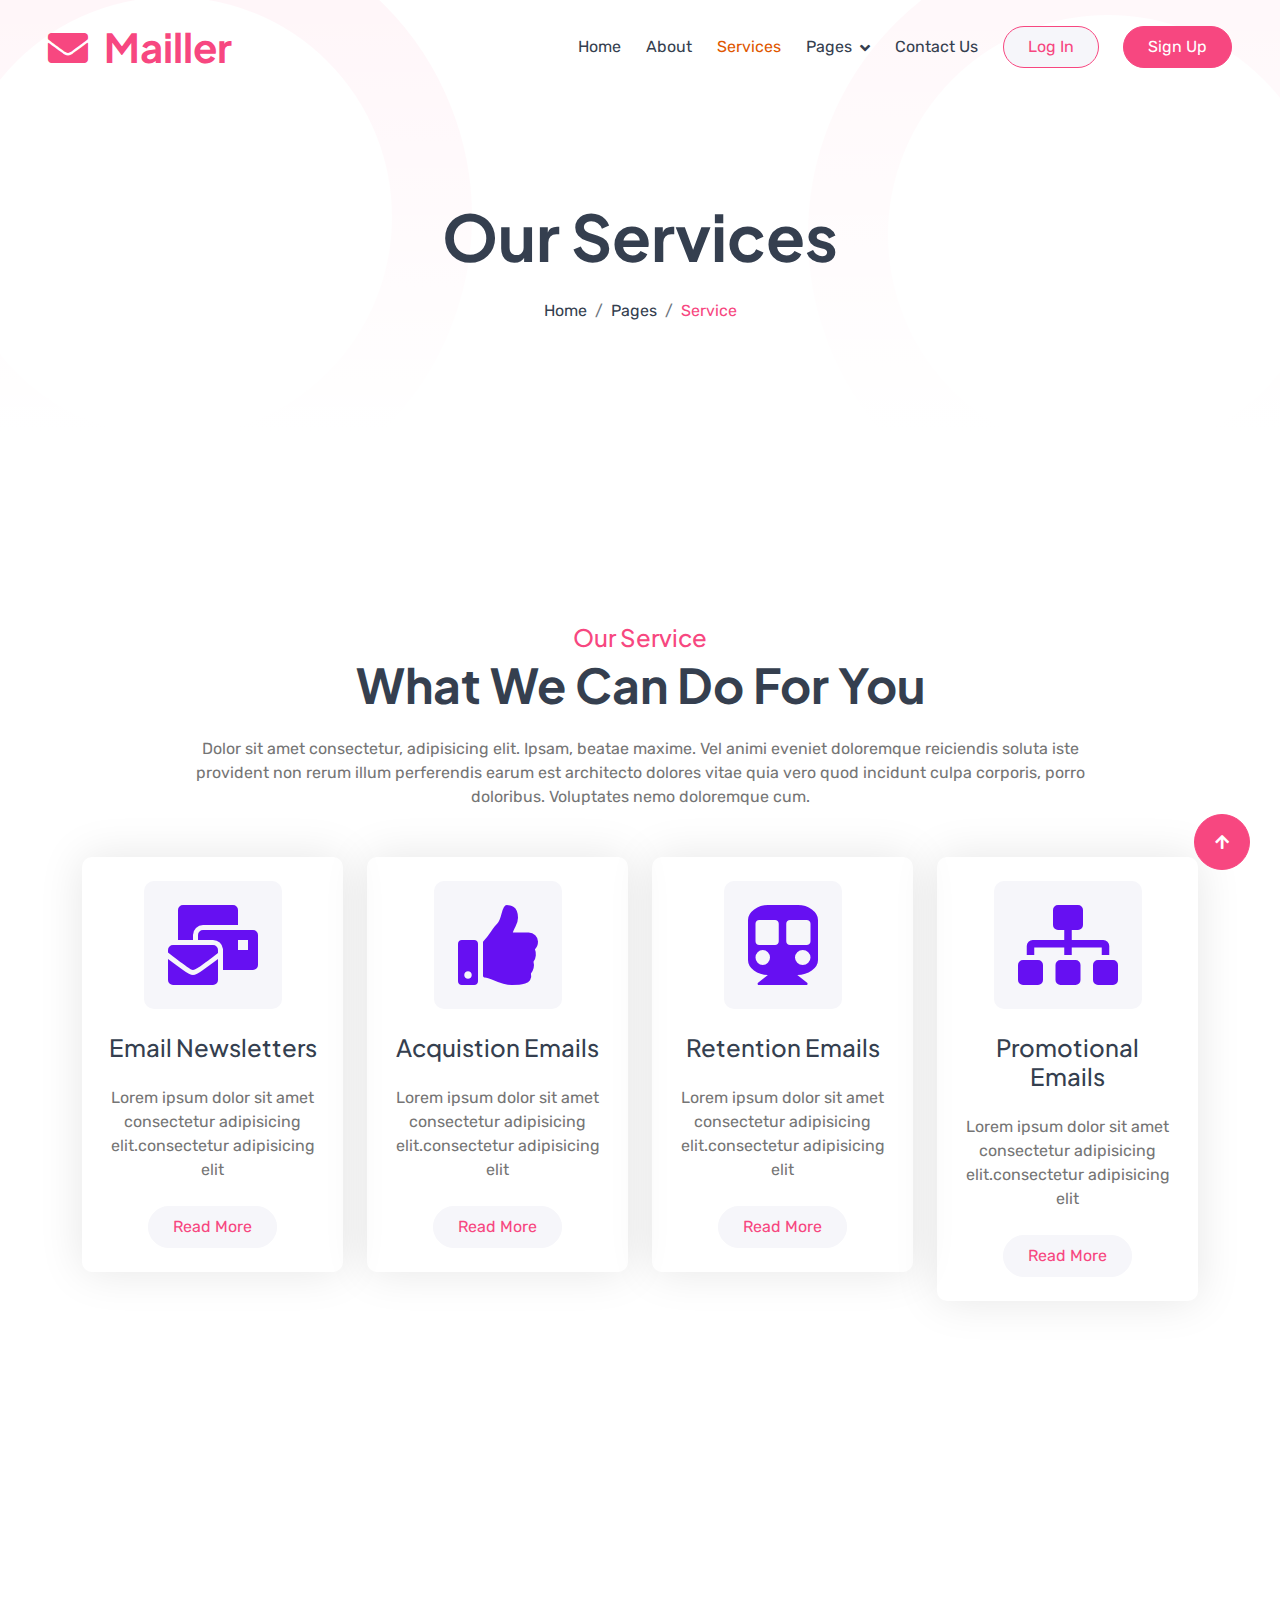
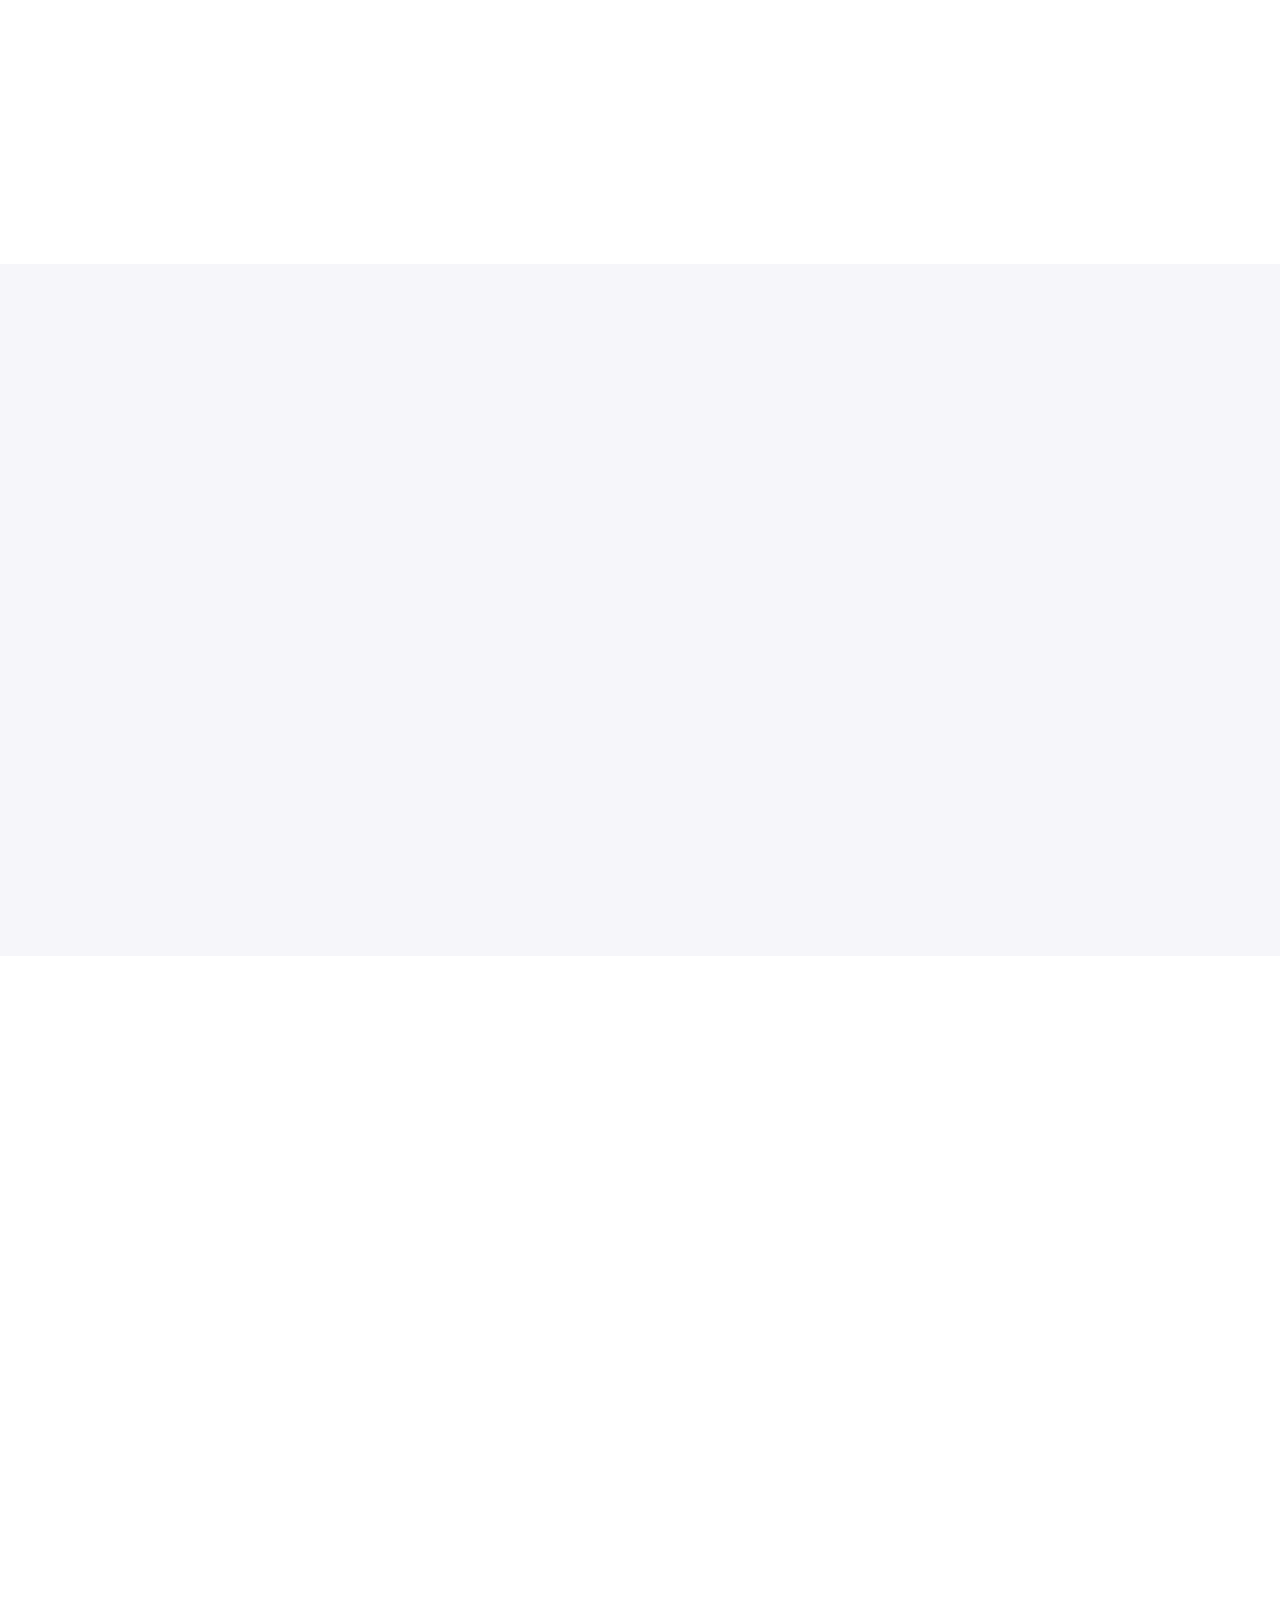
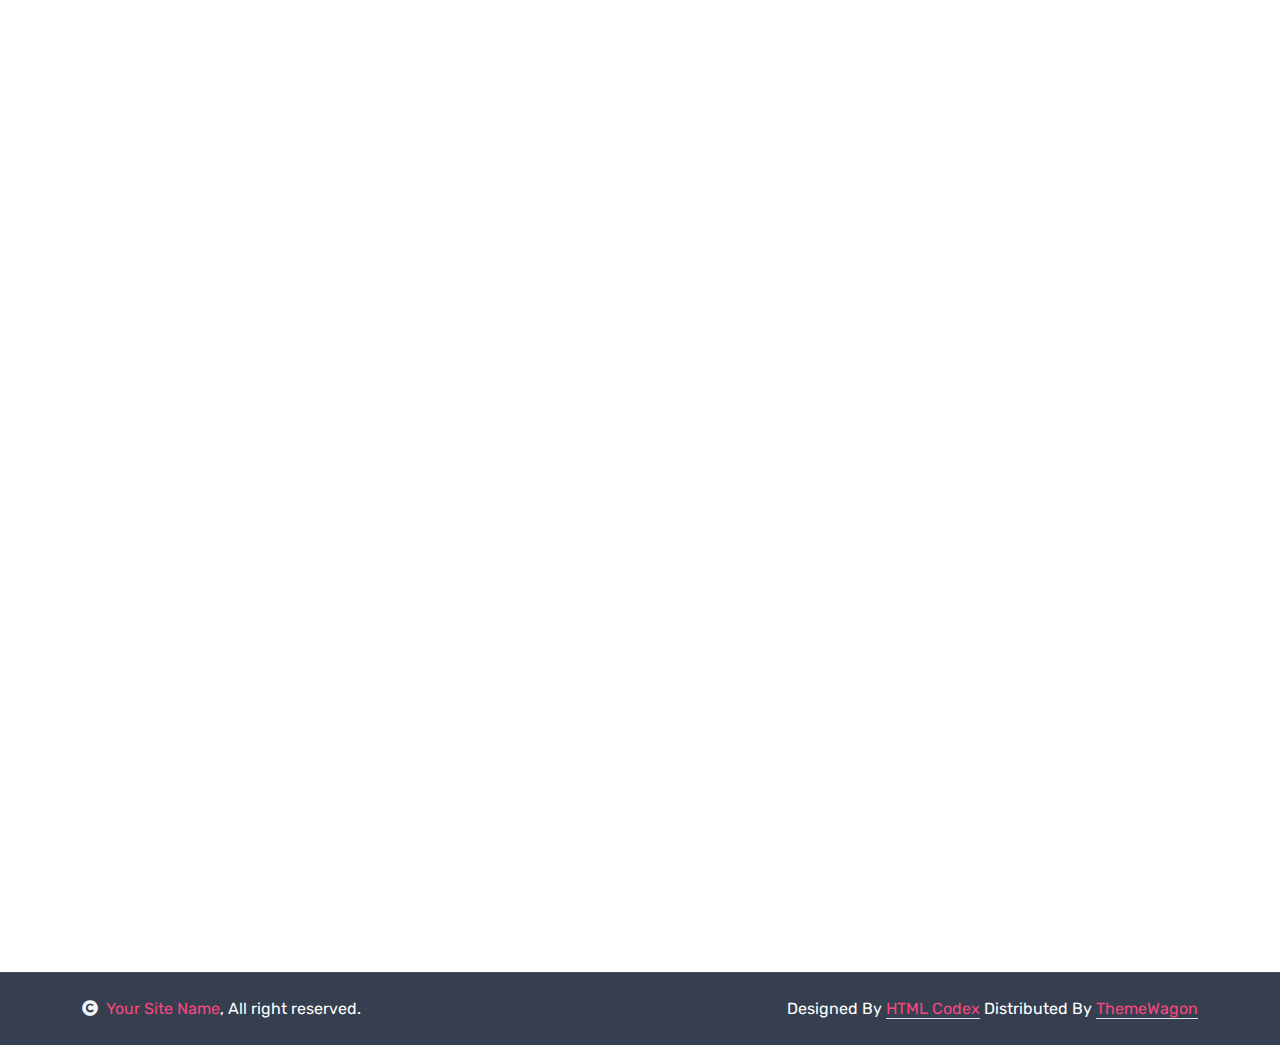
<file: service.html>
<!DOCTYPE html>
<html lang="en">

    <head>
        <meta charset="utf-8">
        <title>Mailler - SaaS Website Template</title>
        <meta content="width=device-width, initial-scale=1.0" name="viewport">
        <meta content="" name="keywords">
        <meta content="" name="description">

        <!-- Google Web Fonts -->
        <link rel="preconnect" href="https://fonts.googleapis.com">
        <link rel="preconnect" href="https://fonts.gstatic.com" crossorigin>
        <link href="https://fonts.googleapis.com/css2?family=Plus+Jakarta+Sans:wght@500;600;700&family=Rubik:wght@400;500&display=swap" rel="stylesheet"> 

        <!-- Icon Font Stylesheet -->
        <link rel="stylesheet" href="https://use.fontawesome.com/releases/v5.15.4/css/all.css"/>
        <link href="https://cdn.jsdelivr.net/npm/bootstrap-icons@1.4.1/font/bootstrap-icons.css" rel="stylesheet">

        <!-- Libraries Stylesheet -->
        <link href="lib/animate/animate.min.css" rel="stylesheet">
        <link href="lib/owlcarousel/assets/owl.carousel.min.css" rel="stylesheet">
        <link href="lib/lightbox/css/lightbox.min.css" rel="stylesheet">


        <!-- Customized Bootstrap Stylesheet -->
        <link href="css/bootstrap.min.css" rel="stylesheet">

        <!-- Template Stylesheet -->
        <link href="css/style.css" rel="stylesheet">
    </head>

    <body>

        <!-- Spinner Start -->
        <div id="spinner" class="show bg-white position-fixed translate-middle w-100 vh-100 top-50 start-50 d-flex align-items-center justify-content-center">
            <div class="spinner-border text-primary" style="width: 3rem; height: 3rem;" role="status">
                <span class="sr-only">Loading...</span>
            </div>
        </div>
        <!-- Spinner End -->


        <!-- Navbar & Hero Start -->
        <div class="container-fluid p-0">
            <nav class="navbar navbar-expand-lg navbar-light bg-transparent px-4 px-lg-5 py-3 py-lg-0">
                <a href="index.html" class="navbar-brand p-0">
                    <h1 class="display-6 text-primary m-0"><i class="fas fa-envelope me-3"></i>Mailler</h1>
                    <!-- <img src="img/logo.png" alt="Logo"> -->
                </a>
                <button class="navbar-toggler" type="button" data-bs-toggle="collapse" data-bs-target="#navbarCollapse">
                    <span class="fa fa-bars"></span>
                </button>
                <div class="collapse navbar-collapse" id="navbarCollapse">
                    <div class="navbar-nav ms-auto py-0">
                        <a href="index.html" class="nav-item nav-link">Home</a>
                        <a href="about.html" class="nav-item nav-link">About</a>
                        <a href="service.html" class="nav-item nav-link active">Services</a>
                        <div class="nav-item dropdown">
                            <a href="#" class="nav-link dropdown-toggle" data-bs-toggle="dropdown">Pages</a>
                            <div class="dropdown-menu m-0">
                                <a href="feature.html" class="dropdown-item">Features</a>
                                <a href="pricing.html" class="dropdown-item">Pricing</a>
                                <a href="blog.html" class="dropdown-item">Blog</a>
                                <a href="testimonial.html" class="dropdown-item">Testimonial</a>
                                <a href="404.html" class="dropdown-item">404 Page</a>
                            </div>
                        </div>
                        <a href="contact.html" class="nav-item nav-link">Contact Us</a>
                    </div>
                    <a href="#" class="btn btn-light border border-primary rounded-pill text-primary py-2 px-4 me-4">Log In</a>
                    <a href="#" class="btn btn-primary rounded-pill text-white py-2 px-4">Sign Up</a>
                </div>
            </nav>
        </div>
        <!-- Navbar & Hero End -->


         <!-- Header Start -->
         <div class="container-fluid bg-breadcrumb">
            <ul class="breadcrumb-animation">
                <li></li>
                <li></li>
                <li></li>
                <li></li>
                <li></li>
                <li></li>
                <li></li>
                <li></li>
                <li></li>
                <li></li>
            </ul>
            <div class="container text-center py-5" style="max-width: 900px;">
                <h3 class="display-3 mb-4 wow fadeInDown" data-wow-delay="0.1s">Our Services</h1>
                <ol class="breadcrumb justify-content-center mb-0 wow fadeInDown" data-wow-delay="0.3s">
                    <li class="breadcrumb-item"><a href="index.html">Home</a></li>
                    <li class="breadcrumb-item"><a href="#">Pages</a></li>
                    <li class="breadcrumb-item active text-primary">Service</li>
                </ol>    
            </div>
        </div>
        <!-- Header End -->


        <!-- Service Start -->
        <div class="container-fluid service py-5">
            <div class="container py-5">
                <div class="text-center mx-auto mb-5 wow fadeInUp" data-wow-delay="0.1s" style="max-width: 900px;">
                    <h4 class="mb-1 text-primary">Our Service</h4>
                    <h1 class="display-5 mb-4">What We Can Do For You</h1>
                    <p class="mb-0">Dolor sit amet consectetur, adipisicing elit. Ipsam, beatae maxime. Vel animi eveniet doloremque reiciendis soluta iste provident non rerum illum perferendis earum est architecto dolores vitae quia vero quod incidunt culpa corporis, porro doloribus. Voluptates nemo doloremque cum.
                    </p>
                </div>
                <div class="row g-4 justify-content-center">
                    <div class="col-md-6 col-lg-4 col-xl-3 wow fadeInUp" data-wow-delay="0.1s">
                        <div class="service-item text-center rounded p-4">
                            <div class="service-icon d-inline-block bg-light rounded p-4 mb-4"><i class="fas fa-mail-bulk fa-5x text-secondary"></i></div>
                            <div class="service-content">
                                <h4 class="mb-4">Email Newsletters</h4>
                                <p class="mb-4">Lorem ipsum dolor sit amet consectetur adipisicing elit.consectetur adipisicing elit
                                </p>
                                <a href="#" class="btn btn-light rounded-pill text-primary py-2 px-4">Read More</a>
                            </div>
                        </div>
                    </div>
                    <div class="col-md-6 col-lg-4 col-xl-3 wow fadeInUp" data-wow-delay="0.3s">
                        <div class="service-item text-center rounded p-4">
                            <div class="service-icon d-inline-block bg-light rounded p-4 mb-4"><i class="fas fa-thumbs-up fa-5x text-secondary"></i></div>
                            <div class="service-content">
                                <h4 class="mb-4">Acquistion Emails </h4>
                                <p class="mb-4">Lorem ipsum dolor sit amet consectetur adipisicing elit.consectetur adipisicing elit
                                </p>
                                <a href="#" class="btn btn-light rounded-pill text-primary py-2 px-4">Read More</a>
                            </div>
                        </div>
                    </div>
                    <div class="col-md-6 col-lg-4 col-xl-3 wow fadeInUp" data-wow-delay="0.5s">
                        <div class="service-item text-center rounded p-4">
                            <div class="service-icon d-inline-block bg-light rounded p-4 mb-4"><i class="fa fa-subway fa-5x text-secondary"></i></div>
                            <div class="service-content">
                                <h4 class="mb-4">Retention Emails</h4>
                                <p class="mb-4">Lorem ipsum dolor sit amet consectetur adipisicing elit.consectetur adipisicing elit
                                </p>
                                <a href="#" class="btn btn-light rounded-pill text-primary py-2 px-4">Read More</a>
                            </div>
                        </div>
                    </div>
                    <div class="col-md-6 col-lg-4 col-xl-3 wow fadeInUp" data-wow-delay="0.7s">
                        <div class="service-item text-center rounded p-4">
                            <div class="service-icon d-inline-block bg-light rounded p-4 mb-4"><i class="fas fa-sitemap fa-5x text-secondary"></i></div>
                            <div class="service-content">
                                <h4 class="mb-4">Promotional Emails</h4>
                                <p class="mb-4">Lorem ipsum dolor sit amet consectetur adipisicing elit.consectetur adipisicing elit
                                </p>
                                <a href="#" class="btn btn-light rounded-pill text-primary py-2 px-4">Read More</a>
                            </div>
                        </div>
                    </div>
                    <div class="col-md-6 col-lg-4 col-xl-3 wow fadeInUp" data-wow-delay="0.1s">
                        <div class="service-item text-center rounded p-4">
                            <div class="service-icon d-inline-block bg-light rounded p-4 mb-4"><i class="fas fa-mail-bulk fa-5x text-secondary"></i></div>
                            <div class="service-content">
                                <h4 class="mb-4">Email Newsletters</h4>
                                <p class="mb-4">Lorem ipsum dolor sit amet consectetur adipisicing elit.consectetur adipisicing elit
                                </p>
                                <a href="#" class="btn btn-light rounded-pill text-primary py-2 px-4">Read More</a>
                            </div>
                        </div>
                    </div>
                    <div class="col-md-6 col-lg-4 col-xl-3 wow fadeInUp" data-wow-delay="0.3s">
                        <div class="service-item text-center rounded p-4">
                            <div class="service-icon d-inline-block bg-light rounded p-4 mb-4"><i class="fas fa-thumbs-up fa-5x text-secondary"></i></div>
                            <div class="service-content">
                                <h4 class="mb-4">Acquistion Emails </h4>
                                <p class="mb-4">Lorem ipsum dolor sit amet consectetur adipisicing elit.consectetur adipisicing elit
                                </p>
                                <a href="#" class="btn btn-light rounded-pill text-primary py-2 px-4">Read More</a>
                            </div>
                        </div>
                    </div>
                    <div class="col-md-6 col-lg-4 col-xl-3 wow fadeInUp" data-wow-delay="0.5s">
                        <div class="service-item text-center rounded p-4">
                            <div class="service-icon d-inline-block bg-light rounded p-4 mb-4"><i class="fa fa-subway fa-5x text-secondary"></i></div>
                            <div class="service-content">
                                <h4 class="mb-4">Retention Emails</h4>
                                <p class="mb-4">Lorem ipsum dolor sit amet consectetur adipisicing elit.consectetur adipisicing elit
                                </p>
                                <a href="#" class="btn btn-light rounded-pill text-primary py-2 px-4">Read More</a>
                            </div>
                        </div>
                    </div>
                    <div class="col-md-6 col-lg-4 col-xl-3 wow fadeInUp" data-wow-delay="0.7s">
                        <div class="service-item text-center rounded p-4">
                            <div class="service-icon d-inline-block bg-light rounded p-4 mb-4"><i class="fas fa-sitemap fa-5x text-secondary"></i></div>
                            <div class="service-content">
                                <h4 class="mb-4">Promotional Emails</h4>
                                <p class="mb-4">Lorem ipsum dolor sit amet consectetur adipisicing elit.consectetur adipisicing elit
                                </p>
                                <a href="#" class="btn btn-light rounded-pill text-primary py-2 px-4">Read More</a>
                            </div>
                        </div>
                    </div>
                </div>
            </div>
        </div>
        <!-- Service End -->


        <!-- FAQ Start -->
        <div class="container-fluid FAQ bg-light overflow-hidden py-5">
            <div class="container py-5">
                <div class="row g-5 align-items-center">
                    <div class="col-lg-6 wow fadeInLeft" data-wow-delay="0.1s">
                       <div class="accordion" id="accordionExample">
                            <div class="accordion-item border-0 mb-4">
                                <h2 class="accordion-header" id="headingOne">
                                    <button class="accordion-button rounded-top" type="button" data-bs-toggle="collapse" data-bs-target="#collapseOne" aria-expanded="true" aria-controls="collapseTOne">
                                        Why did you choose Our Email Services?
                                    </button>
                                </h2>
                                <div id="collapseOne" class="accordion-collapse collapse show" aria-labelledby="headingOne" data-bs-parent="#accordionExample">
                                    <div class="accordion-body my-2">
                                        <h5>Dolor sit amet consectetur adipisicing elit.</h5>
                                        <p>Lorem ipsum dolor sit amet consectetur adipisicing elit. Ad nemo impedit, sapiente quis illo quia nulla atque maxime fuga minima ipsa quae cum consequatur, sit, delectus exercitationem odit officiis maiores! Neque, quidem corrupti modi architecto eos saepe incidunt dignissimos rerum.</p>
                                        <p>Lorem ipsum dolor sit amet consectetur adipisicing elit. Dicta distinctio hic fuga odio excepturi ducimus sequi at. Doloribus, non aspernatur.</p>
                                    </div>
                                </div>
                            </div>
                            <div class="accordion-item border-0 mb-4">
                                <h2 class="accordion-header" id="headingTwo">
                                    <button class="accordion-button collapsed rounded-top" type="button" data-bs-toggle="collapse" data-bs-target="#collapseTwo" aria-expanded="false" aria-controls="collapseTwo">
                                        Are there any hidden charges? 
                                    </button>
                                </h2>
                                <div id="collapseTwo" class="accordion-collapse collapse" aria-labelledby="headingTwo" data-bs-parent="#accordionExample">
                                    <div class="accordion-body my-2">
                                        <h5>Dolor sit amet consectetur adipisicing elit.</h5>
                                        <p>Lorem ipsum dolor sit amet consectetur adipisicing elit. Ad nemo impedit, sapiente quis illo quia nulla atque maxime fuga minima ipsa quae cum consequatur, sit, delectus exercitationem odit officiis maiores! Neque, quidem corrupti modi architecto eos saepe incidunt dignissimos rerum.</p>
                                        <p>Lorem ipsum dolor sit amet consectetur adipisicing elit. Dicta distinctio hic fuga odio excepturi ducimus sequi at. Doloribus, non aspernatur.</p>
                                    </div>
                                </div>
                            </div>
                            <div class="accordion-item border-0">
                                <h2 class="accordion-header" id="headingThree">
                                    <button class="accordion-button collapsed rounded-top" type="button" data-bs-toggle="collapse" data-bs-target="#collapseThree" aria-expanded="false" aria-controls="collapseThree">
                                        What are the key challenges of email marketing?
                                    </button>
                                </h2>
                                <div id="collapseThree" class="accordion-collapse collapse" aria-labelledby="headingThree" data-bs-parent="#accordionExample">
                                    <div class="accordion-body my-2">
                                        <h5>Dolor sit amet consectetur adipisicing elit.</h5>
                                        <p>Lorem ipsum dolor sit amet consectetur adipisicing elit. Ad nemo impedit, sapiente quis illo quia nulla atque maxime fuga minima ipsa quae cum consequatur, sit, delectus exercitationem odit officiis maiores! Neque, quidem corrupti modi architecto eos saepe incidunt dignissimos rerum.</p>
                                        <p>Lorem ipsum dolor sit amet consectetur adipisicing elit. Dicta distinctio hic fuga odio excepturi ducimus sequi at. Doloribus, non aspernatur.</p>
                                    </div>
                                </div>
                            </div>
                       </div>
                    </div>
                    <div class="col-lg-6 wow fadeInRight" data-wow-delay="0.3s">
                        <div class="FAQ-img RotateMoveRight rounded">
                            <img src="img/about-1.png" class="img-fluid w-100" alt="">
                        </div>
                    </div>
                </div>
            </div>
        </div>
        <!-- FAQ End -->


        <!-- Pricing Start -->
        <div class="container-fluid price py-5">
            <div class="container py-5">
                <div class="text-center mx-auto mb-5 wow fadeInUp" data-wow-delay="0.1s" style="max-width: 900px;">
                    <h4 class="text-primary">Pricing Plan</h4>
                    <h1 class="display-5 mb-4">Not Sure Which Plan Is For You?</h1>
                    <p class="mb-0">Dolor sit amet consectetur, adipisicing elit. Ipsam, beatae maxime. Vel animi eveniet doloremque reiciendis soluta iste provident non rerum illum perferendis earum est architecto dolores vitae quia vero quod incidunt culpa corporis, porro doloribus. Voluptates nemo doloremque cum.
                    </p>
                </div>
                <div class="row g-5 justify-content-center">
                    <div class="col-md-6 col-lg-6 col-xl-4 wow fadeInUp" data-wow-delay="0.1s">
                        <div class="price-item bg-light rounded text-center">
                            <div class="text-center text-dark border-bottom d-flex flex-column justify-content-center p-4" style="width: 100%; height: 160px;">
                                <p class="fs-2 fw-bold text-uppercase mb-0">BASIC</p>
                                <div class="d-flex justify-content-center">
                                    <strong class="align-self-start">$</strong>
                                    <p class="mb-0"><span class="display-5">00</span>/mo</p>
                                </div>                        
                            </div>
                            <div class="text-start p-5">
                                <p><i class="fas fa-check text-success me-1"></i> Limited Acess Library</p>
                                <p><i class="fas fa-check text-success me-1"></i> Customer Support</p>
                                <p><i class="fas fa-check text-success me-1"></i> Pre-built Email Templates</p>
                                <p><i class="fas fa-check text-success me-1"></i> Reporting & Analytics</p>
                                <p><i class="fas fa-check text-success me-1"></i> Forms & Landing Pages</p>
                                <p><i class="fas fa-check text-success me-1"></i> A/B Testing</p>
                                <p><i class="fas fa-check text-success me-1"></i> Email Scheduling</p>
                                <p><i class="fas fa-check text-success me-1"></i> Automated Customer Journeys</p>
                                <p><i class="fas fa-times text-danger me-1"></i> Creative Assistant</p>
                                <p class="mb-4"><i class="fas fa-times text-danger me-1"></i> Role-based Access</p>
                                <button class="btn btn-light rounded-pill py-2 px-5" type="button">Get Started</button>
                            </div>
                        </div>
                    </div>
                    <div class="col-md-6 col-lg-6 col-xl-4 wow fadeInUp" data-wow-delay="0.3s">
                        <div class="price-item bg-light rounded text-center">
                            <div class="pice-item-offer">Popular</div>
                            <div class="text-center text-primary border-bottom d-flex flex-column justify-content-center p-4" style="width: 100%; height: 160px;">
                                <p class="fs-2 fw-bold text-uppercase mb-0">Standard</p>
                                <div class="d-flex justify-content-center">
                                    <strong class="align-self-start">$</strong>
                                    <p class="mb-0"><span class="display-5">23</span>/mo</p>
                                </div>                        
                            </div>
                            <div class="text-start p-5">
                                <p><i class="fas fa-check text-success me-1"></i> Limited Acess Library</p>
                                <p><i class="fas fa-check text-success me-1"></i> Customer Support</p>
                                <p><i class="fas fa-check text-success me-1"></i> Pre-built Email Templates</p>
                                <p><i class="fas fa-check text-success me-1"></i> Reporting & Analytics</p>
                                <p><i class="fas fa-check text-success me-1"></i> Forms & Landing Pages</p>
                                <p><i class="fas fa-check text-success me-1"></i> A/B Testing</p>
                                <p><i class="fas fa-check text-success me-1"></i> Email Scheduling</p>
                                <p><i class="fas fa-check text-success me-1"></i> Automated Customer Journeys</p>
                                <p><i class="fas fa-times text-danger me-1"></i> Creative Assistant</p>
                                <p class="mb-4"><i class="fas fa-times text-danger me-1"></i> Role-based Access</p>
                                <button class="btn btn-light rounded-pill py-2 px-5" type="button">Get Started</button>
                            </div>
                        </div>
                    </div>
                    <div class="col-md-6 col-lg-6 col-xl-4 wow fadeInUp" data-wow-delay="0.5s">
                        <div class="price-item bg-light rounded text-center">
                            <div class="text-center text-secondary border-bottom d-flex flex-column justify-content-center p-4" style="width: 100%; height: 160px;">
                                <p class="fs-2 fw-bold text-uppercase mb-0">Premium</p>
                                <div class="d-flex justify-content-center">
                                    <strong class="align-self-start">$</strong>
                                    <p class="mb-0"><span class="display-5">49</span>/mo</p>
                                </div>                        
                            </div>
                            <div class="text-start p-5">
                                <p><i class="fas fa-check text-success me-1"></i> Limited Acess Library</p>
                                <p><i class="fas fa-check text-success me-1"></i> Customer Support</p>
                                <p><i class="fas fa-check text-success me-1"></i> Pre-built Email Templates</p>
                                <p><i class="fas fa-check text-success me-1"></i> Reporting & Analytics</p>
                                <p><i class="fas fa-check text-success me-1"></i> Forms & Landing Pages</p>
                                <p><i class="fas fa-check text-success me-1"></i> A/B Testing</p>
                                <p><i class="fas fa-check text-success me-1"></i> Email Scheduling</p>
                                <p><i class="fas fa-check text-success me-1"></i> Automated Customer Journeys</p>
                                <p><i class="fas fa-times text-danger me-1"></i> Creative Assistant</p>
                                <p class="mb-4"><i class="fas fa-times text-danger me-1"></i> Role-based Access</p>
                                <button class="btn btn-light rounded-pill py-2 px-5" type="button">Get Started</button>
                            </div>
                        </div>
                    </div>
                </div>
            </div>
        </div>
        <!-- Pricing End -->


        <!-- Footer Start -->
        <div class="container-fluid footer py-5 wow fadeIn" data-wow-delay="0.2s">
            <div class="container py-5">
                <div class="row g-5">
                    <div class="col-md-6 col-lg-6 col-xl-3">
                        <div class="footer-item d-flex flex-column">
                            <h4 class="text-dark mb-4">Company</h4>
                            <a href=""> Why Mailler?</a>
                            <a href=""> Our Features</a>
                            <a href=""> Our Portfolio</a>
                            <a href=""> About Us</a>
                            <a href=""> Our Blog & News</a>
                            <a href=""> Get In Touch</a>
                        </div>
                    </div>
                    <div class="col-md-6 col-lg-6 col-xl-3">
                        <div class="footer-item d-flex flex-column">
                            <h4 class="mb-4 text-dark">Quick Links</h4>
                            <a href=""> About Us</a>
                            <a href=""> Contact Us</a>
                            <a href=""> Privacy Policy</a>
                            <a href=""> Terms & Conditions</a>
                            <a href=""> Our Blog & News</a>
                            <a href=""> Our Team</a>
                        </div>
                    </div>
                    <div class="col-md-6 col-lg-6 col-xl-3">
                        <div class="footer-item d-flex flex-column">
                            <h4 class="mb-4 text-dark">Services</h4>
                            <a href=""> All Services</a>
                            <a href=""> Promotional Emails</a>
                            <a href=""> Product Updates</a>
                            <a href=""> Email Marketing</a>
                            <a href=""> Acquistion Emails</a>
                            <a href=""> Retention Emails</a>
                        </div>
                    </div>
                    <div class="col-md-6 col-lg-6 col-xl-3">
                        <div class="footer-item d-flex flex-column">
                            <h4 class="mb-4 text-dark">Contact Info</h4>
                            <a href=""><i class="fa fa-map-marker-alt me-2"></i> 123 Street, New York, USA</a>
                            <a href=""><i class="fas fa-envelope me-2"></i> info@example.com</a>
                            <a href=""><i class="fas fa-phone me-2"></i> +012 345 67890</a>
                            <a href="" class="mb-3"><i class="fas fa-print me-2"></i> +012 345 67890</a>
                            <div class="d-flex align-items-center">
                                <i class="fas fa-share fa-2x text-secondary me-2"></i>
                                <a class="btn-square btn btn-primary rounded-circle mx-1" href=""><i class="fab fa-facebook-f"></i></a>
                                <a class="btn-square btn btn-primary rounded-circle mx-1" href=""><i class="fab fa-twitter"></i></a>
                                <a class="btn-square btn btn-primary rounded-circle mx-1" href=""><i class="fab fa-instagram"></i></a>
                                <a class="btn-square btn btn-primary rounded-circle mx-1" href=""><i class="fab fa-linkedin-in"></i></a>
                            </div>
                        </div>
                    </div>
                </div>
            </div>
        </div>
        <!-- Footer End -->

        
        <!-- Copyright Start -->
        <div class="container-fluid copyright py-4">
            <div class="container">
                <div class="row g-4 align-items-center">
                    <div class="col-md-6 text-center text-md-start mb-md-0">
                        <span class="text-white"><a href="#"><i class="fas fa-copyright text-light me-2"></i>Your Site Name</a>, All right reserved.</span>
                    </div>
                    <div class="col-md-6 text-center text-md-end text-white">
                        <!--/*** This template is free as long as you keep the below author’s credit link/attribution link/backlink. ***/-->
                        <!--/*** If you'd like to use the template without the below author’s credit link/attribution link/backlink, ***/-->
                        <!--/*** you can purchase the Credit Removal License from "https://htmlcodex.com/credit-removal". ***/-->
                        Designed By <a class="border-bottom" href="https://htmlcodex.com">HTML Codex</a> Distributed By <a class="border-bottom" href="https://themewagon.com">ThemeWagon</a>
                    </div>
                </div>
            </div>
        </div>
        <!-- Copyright End -->


        <!-- Back to Top -->
        <a href="#" class="btn btn-primary btn-lg-square back-to-top"><i class="fa fa-arrow-up"></i></a>   

        
    <!-- JavaScript Libraries -->
    <script src="https://ajax.googleapis.com/ajax/libs/jquery/3.6.4/jquery.min.js"></script>
    <script src="https://cdn.jsdelivr.net/npm/bootstrap@5.0.0/dist/js/bootstrap.bundle.min.js"></script>
    <script src="lib/wow/wow.min.js"></script>
    <script src="lib/easing/easing.min.js"></script>
    <script src="lib/waypoints/waypoints.min.js"></script>
    <script src="lib/counterup/counterup.min.js"></script>
    <script src="lib/owlcarousel/owl.carousel.min.js"></script>
    <script src="lib/lightbox/js/lightbox.min.js"></script>
    

    <!-- Template Javascript -->
    <script src="js/main.js"></script>
    </body>

</html>
</file>
<file: css/style.css>
/*** Spinner Start ***/
/*** Spinner ***/
#spinner {
  opacity: 0;
  visibility: hidden;
  transition: opacity 0.5s ease-out, visibility 0s linear 0.5s;
  z-index: 99999;
}

#spinner.show {
  transition: opacity 0.5s ease-out, visibility 0s linear 0s;
  visibility: visible;
  opacity: 1;
}
/*** Spinner End ***/

.back-to-top {
  position: fixed;
  right: 30px;
  bottom: 30px;
  display: flex;
  width: 45px;
  height: 45px;
  align-items: center;
  justify-content: center;
  transition: 0.5s;
  z-index: 99;
}

/*** Button Start ***/
.btn {
  font-weight: 600;
  transition: 0.5s;
}

.btn-square {
  width: 32px;
  height: 32px;
}

.btn-sm-square {
  width: 34px;
  height: 34px;
}

.btn-md-square {
  width: 44px;
  height: 44px;
}

.btn-lg-square {
  width: 56px;
  height: 56px;
}

.btn-square,
.btn-sm-square,
.btn-md-square,
.btn-lg-square {
  padding: 0;
  display: flex;
  align-items: center;
  justify-content: center;
  font-weight: normal;
  border-radius: 50%;
}

.btn.btn-primary {
  background: var(--bs-primary) !important;
  color: var(--bs-white) !important;
  font-weight: 400;
  transition: 0.5s;
}

.btn.btn-primary:hover {
  background: var(--bs-white) !important;
  color: var(--bs-primary) !important;
}

.btn.btn-light {
  background: var(--bs-light) !important;
  color: var(--bs-primary) !important;
  font-weight: 400;
  transition: 0.5s;
}

.btn.btn-light:hover {
  background: var(--bs-primary) !important;
  color: var(--bs-light) !important;
}

.RotateMoveLeft {
  position: relative;
  animation: RotateMoveLeft 10s linear infinite;
}

.RotateMoveRight {
  position: relative;
  animation: RotateMoveLeft 10s linear infinite;
}

@keyframes RotateMoveLeft {
  0% {
    left: 0px;
  }
  50% {
    left: 40px;
  }
  100% {
    left: 0px;
  }
}

@keyframes RotateMoveRight {
  0% {
    right: 0px;
  }
  50% {
    right: 40px;
  }
  100% {
    right: 0px;
  }
}

/*** Navbar ***/
.navbar-light .navbar-nav .nav-link {
  margin-right: 25px;
  padding: 35px 0;
  color: var(--bs-dark) !important;
  font-size: 16px;
  font-weight: 400;
  outline: none;
  transition: 0.5s;
}

.sticky-top.navbar-light .navbar-nav .nav-link {
  padding: 20px 0;
  color: var(--dark) !important;
}

.navbar-light .navbar-nav .nav-link:hover,
.navbar-light .navbar-nav .nav-link.active {
  color: #e05800 !important;
}

.navbar-light .navbar-brand img {
  max-height: 50px;
  transition: 0.5s;
}

.sticky-top.navbar-light .navbar-brand img {
  max-height: 45px;
}

.navbar .dropdown-toggle::after {
  border: none;
  content: "\f107";
  font-family: "Font Awesome 5 Free";
  font-weight: 600;
  vertical-align: middle;
  margin-left: 8px;
}

@media (min-width: 1200px) {
  .navbar .nav-item .dropdown-menu {
    display: block;
    visibility: hidden;
    top: 100%;
    transform: rotateX(-75deg);
    transform-origin: 0% 0%;
    border: 0;
    border-radius: 10px;
    transition: 0.5s;
    opacity: 0;
  }
}

.dropdown .dropdown-menu a:hover {
  background: #e05800;
  color: var(--bs-white);
}

.navbar .nav-item:hover .dropdown-menu {
  transform: rotateX(0deg);
  visibility: visible;
  background: var(--bs-light) !important;
  transition: 0.5s;
  opacity: 1;
}

.collapse.navbar-collapse {
  transition: 0.5s;
}

@media (max-width: 992px) {
  nav.bg-transparent {
    position: absolute;
    width: 100%;
    background: transparent !important;
  }

  .navbar.navbar-expand-lg button span {
    position: relative;
    z-index: 99;
  }

  .navbar {
    position: relative !important;
    background: var(--bs-light);
    z-index: 2;
  }

  .sticky-top.navbar-light {
    position: sticky !important;
    background: var(--bs-white) !important;
    padding: 0 20px 20px 20px !important;
  }

  .sticky-top.navbar-light {
    background: transparent;
  }

  nav.navbar {
    padding: 0 30px 30px 0;
  }

  .navbar.navbar-expand-lg .navbar-toggler {
    padding: 10px 20px;
    border: 1px solid var(--bs-primary);
    color: var(--bs-primary);
  }

  .navbar-light .navbar-collapse {
    margin-top: 15px;
    border-top: 1px solid #dddddd;
  }

  .navbar-light .navbar-nav .nav-link,
  .sticky-top.navbar-light .navbar-nav .nav-link {
    padding: 10px 0;
    margin-left: 0;
    color: var(--bs-dark) !important;
  }

  .navbar-light .navbar-brand img {
    max-height: 45;
  }

  .hero-header {
    margin-top: -100px !important;
  }
}

@media (min-width: 992px) {
  .navbar-light {
    position: absolute;
    width: 100%;
    top: 0;
    left: 0;
    background: transparent !important;
    z-index: 999;
  }

  .sticky-top.navbar-light {
    position: sticky !important;
    background: var(--bs-light) !important;
  }
}
/*** Navbar End ***/

/*** Single Page Hero Header Start ***/
.bg-breadcrumb {
  position: relative;
  overflow: hidden;
  background: linear-gradient(
    rgba(255, 217, 0, 0.05),
    rgba(102, 16, 242, 0.05)
  );
  background-position: center center;
  background-repeat: no-repeat;
  background-size: cover;
  padding: 150px 0 60px 0;
  margin-bottom: 6rem;
  transition: 0.5s;
  background: linear-gradient(to bottom, rgba(255, 255, 255, 0), #fff);
}

.bg-breadcrumb::after {
  content: "";
  position: absolute;
  bottom: -20%;
  left: -10%;
  width: 600px;
  height: 600px;
  border-radius: 300px;
  border: 80px solid rgba(247, 71, 128, 0.05);
  background: transparent;
  animation: RotateMoveSingle 5s linear infinite;
  z-index: -1;
}

.bg-breadcrumb .breadcrumb {
  position: relative;
  z-index: 2;
}

@keyframes RotateMoveSingle {
  0% {
    -webkit-transform: rotateZ(0deg) rotate(0deg) translate3d(0, 1%, 0)
      rotateZ(0deg);
    transform: rotateZ(0deg) rotate(0deg) translate3d(0, 1%, 0) rotateZ(0deg);
  }
  100% {
    -webkit-transform: rotateZ(360deg) rotate(360deg) translate3d(0, 1%, 0)
      rotateZ(-360deg);
    transform: rotateZ(360deg) rotate(360deg) translate3d(0, 1%, 0)
      rotateZ(-360deg);
  }

  0% {
    bottom: 0px;
  }
  50% {
    left: -10px;
  }
  75% {
    bottom: 10%;
  }
  100% {
    bottom: 0px;
  }
}

.bg-breadcrumb::before {
  content: "";
  position: absolute;
  top: -15%;
  right: -10%;
  width: 600px;
  height: 600px;
  border-radius: 300px;
  border: 80px solid rgba(247, 71, 128, 0.04);
  background: transparent;
  animation: RotateMoveSingle 5s linear infinite;
  z-index: -1;
}

@keyframes RotateMoveSingle {
  0% {
    -webkit-transform: rotateZ(0deg) rotate(0deg) translate3d(0, 1%, 0)
      rotateZ(0deg);
    transform: rotateZ(0deg) rotate(0deg) translate3d(0, 1%, 0) rotateZ(0deg);
  }
  100% {
    -webkit-transform: rotateZ(360deg) rotate(360deg) translate3d(0, 1%, 0)
      rotateZ(-360deg);
    transform: rotateZ(360deg) rotate(360deg) translate3d(0, 1%, 0)
      rotateZ(-360deg);
  }

  0% {
    top: 0px;
  }
  50% {
    top: 10%;
  }
  100% {
    top: 0px;
  }
}

@media (max-width: 992px) {
  .bg-breadcrumb {
    padding-top: 100px !important;
  }
}

.bg-breadcrumb .breadcrumb-item a {
  color: var(--bs-dark) !important;
}

.breadcrumb-animation {
  position: absolute;
  top: 0;
  left: 0;
  width: 100%;
  height: 100%;
  overflow: hidden;
}

.breadcrumb-animation li {
  position: absolute;
  display: block;
  list-style: none;
  width: 20px;
  height: 20px;
  background: rgba(102, 16, 242, 0.07);
  animation: animate 25s linear infinite;
  bottom: -150px;
}

.breadcrumb-animation li:nth-child(1) {
  left: 25%;
  width: 80px;
  height: 80px;
  animation-delay: 0s;
}

.breadcrumb-animation li:nth-child(2) {
  left: 10%;
  width: 20px;
  height: 20px;
  animation-delay: 2s;
  animation-duration: 12s;
}

.breadcrumb-animation li:nth-child(3) {
  left: 70%;
  width: 20px;
  height: 20px;
  animation-delay: 4s;
}

.breadcrumb-animation li:nth-child(4) {
  left: 40%;
  width: 60px;
  height: 60px;
  animation-delay: 0s;
  animation-duration: 18s;
}

.breadcrumb-animation li:nth-child(5) {
  left: 65%;
  width: 20px;
  height: 20px;
  animation-delay: 0s;
}

.breadcrumb-animation li:nth-child(6) {
  left: 75%;
  width: 110px;
  height: 110px;
  animation-delay: 3s;
}

.breadcrumb-animation li:nth-child(7) {
  left: 35%;
  width: 150px;
  height: 150px;
  animation-delay: 7s;
}

.breadcrumb-animation li:nth-child(8) {
  left: 50%;
  width: 25px;
  height: 25px;
  animation-delay: 15s;
  animation-duration: 45s;
}

.breadcrumb-animation li:nth-child(9) {
  left: 20%;
  width: 15px;
  height: 15px;
  animation-delay: 2s;
  animation-duration: 35s;
}

.breadcrumb-animation li:nth-child(10) {
  left: 85%;
  width: 150px;
  height: 150px;
  animation-delay: 0s;
  animation-duration: 11s;
}

@keyframes animate {
  0% {
    transform: translateY(0) rotate(0deg);
    opacity: 1;
    border-radius: 0;
  }

  100% {
    transform: translateY(-1000px) rotate(720deg);
    opacity: 0;
    border-radius: 50%;
  }
}
/*** Single Page Hero Header End ***/

/*** Hearo Header Start ***/
.header::after {
  position: absolute;
  content: "";
  top: 0;
  right: 0;
  width: 60%;
  height: 100%;
  background: var(--bs-light);
  border-radius: 22% 78% 33% 67% / 32% 0% 100% 68%;
  animation: bgMove 5s linear infinite;
  z-index: -1;
}

@keyframes bgMove {
  0% {
    right: 0px;
  }
  50% {
    right: 20px;
  }
  100% {
    right: 0px;
  }
}

.header::before {
  content: "";
  position: absolute;
  bottom: -9%;
  left: -7%;
  width: 400px;
  height: 400px;
  border-radius: 200px;
  border: 30px solid rgba(247, 71, 128, 0.05);
  background: transparent;
  animation: RotateMoveHeader 5s linear infinite;
  z-index: -1;
}

@keyframes RotateMoveHeader {
  0% {
    -webkit-transform: rotateZ(0deg) rotate(0deg) translate3d(0, 1%, 0)
      rotateZ(0deg);
    transform: rotateZ(0deg) rotate(0deg) translate3d(0, 1%, 0) rotateZ(0deg);
  }
  100% {
    -webkit-transform: rotateZ(360deg) rotate(360deg) translate3d(0, 1%, 0)
      rotateZ(-360deg);
    transform: rotateZ(360deg) rotate(360deg) translate3d(0, 1%, 0)
      rotateZ(-360deg);
  }

  0% {
    bottom: 0px;
  }
  50% {
    left: -10px;
  }
  75% {
    bottom: 9%;
  }
  100% {
    bottom: 0px;
  }
}

.hero-header {
  padding-top: 160px;
  padding-bottom: 100px;
  position: relative;
}

.hero-header::after {
  content: "";
  position: absolute;
  left: 100px;
  bottom: 100px;
  width: 58px;
  height: 50px;
  background: url(../img/sty-1.png) center center no-repeat;
  animation: RotateMoveSty-3 45s linear infinite;
  transition: 0.5s;
  z-index: -1;
}

@keyframes RotateMoveSty-3 {
  0% {
    left: 100px;
  }
  40% {
    bottom: -0px;
  }
  50% {
    left: 700px;
  }
  70% {
    bottom: 500px;
  }
  80% {
    left: 400px;
  }
  95% {
    bottom: -0px;
  }
  100% {
    left: 100px;
  }
}

.hero-header::before {
  content: "";
  position: absolute;
  left: 100px;
  bottom: 100px;
  width: 300px;
  height: 300px;
  border-radius: 150px;
  border: 30px solid rgba(102, 16, 242, 0.05);
  background: transparent;
  animation: RotateMoveSty-4 45s linear infinite;
  transition: 0.5s;
  z-index: -1;
}

@keyframes RotateMoveSty-4 {
  0% {
    left: 100px;
  }
  40% {
    bottom: -0px;
  }
  50% {
    left: 700px;
  }
  70% {
    bottom: 500px;
  }
  80% {
    left: 400px;
  }
  95% {
    bottom: -0px;
  }
  100% {
    left: 100px;
  }
}

.hero-header .rotate-img {
  position: absolute;
  top: 70px;
  left: 20px;
}

.hero-header .rotate-img .rotate-sty-2 {
  position: absolute;
  top: 100px;
  left: 50px;
  width: 50px;
  height: 50px;
  border-radius: 30px;
  border: 5px solid rgba(247, 71, 128, 0.1);
  background: transparent;
  animation: RotateMoveSty-2 45s linear infinite;
  transition: 0.5s;
}

@keyframes RotateMoveSty-2 {
  0% {
    left: 0px;
  }
  40% {
    top: -30px;
  }
  50% {
    left: 500px;
  }
  70% {
    top: 200px;
  }
  80% {
    left: 100px;
  }
  95% {
    top: -30px;
  }
  100% {
    left: 0px;
  }
}

.hero-header .rotate-img img {
  position: relative;
  animation: RotateMove 30s linear infinite;
  z-index: -1;
}

@keyframes RotateMove {
  0% {
    left: 0px;
  }
  50% {
    left: 200px;
  }
  100% {
    left: 0px;
  }
}

@media (max-width: 992px) {
  .hero-header {
    padding-top: 280px;
  }

  .hero-header .rotate-img img {
    margin-top: 100px;
  }
}
/*** Hero Header End ***/

/*** Service Start ***/
.service .service-item {
  box-shadow: 0 0 45px rgba(0, 0, 0, 0.1);
}

.service .service-item,
.service .service-item .service-icon,
.service .service-item a {
  transition: 0.5s;
}

.service .service-item:hover {
  background: rgba(102, 16, 242, 0.09);
  border: 1px;
}

.service .service-item:hover .service-icon,
.service .service-item:hover a {
  background: var(--bs-white) !important;
}

.service .service-item:hover a:hover {
  background: var(--bs-primary) !important;
  color: var(--bs-white);
}

/*** Service End ***/

/*** Features Start ***/
.feature .feature-img {
  background: var(--bs-light);
  border-radius: 58% 42% 21% 79% / 30% 29% 71% 70%;
}
/*** Features End ***/

/*** Pricing Start ***/
.price .price-item {
  position: relative;
  overflow: hidden;
  transition: 0.5s;
}

.price .price-item:hover {
  background: var(--bs-white) !important;
  box-shadow: 0 0 45px rgba(0, 0, 0, 0.2);
}

.price .price-item .pice-item-offer {
  position: absolute;
  width: 200px;
  height: 110px;
  top: -45px;
  right: -80px;
  background: var(--bs-primary) !important;
  color: var(--bs-white);
  transform: rotate(42deg);
  display: flex;
  align-items: end;
  justify-content: center;
  padding-bottom: 10px;
}
/*** Pricing End ***/

/*** Blog Start ***/
.blog .blog-item {
  border-radius: 10px;
}

.blog .blog-item .blog-img {
  position: relative;
  overflow: hidden;
  background: rgba(102, 16, 242, 0.2);
  border-top-right-radius: 10px;
  border-top-left-radius: 10px;
}

.blog .blog-item .blog-img .blog-info {
  position: absolute;
  width: 100%;
  height: 100%;
  bottom: 0;
  left: 0;
  padding: 20px;
  background: rgba(102, 16, 242, 0.2);
  color: var(--bs-white) !important;
  display: flex;
  align-items: end;
  justify-content: space-between;
  transition: 0.5s;
}

.blog .blog-item .blog-img:hover .blog-info {
  background: rgba(0, 0, 0, 0.4);
}

.blog .blog-item .blog-content {
  border-bottom-left-radius: 10px;
  border-bottom-right-radius: 10px;
}

.blog .blog-item .blog-img img {
  transition: 0.5s;
}

.blog .blog-item .blog-img:hover img {
  transform: scale(1.3);
}
/*** Blog End ***/

/*** Testimonial Start ***/
.testimonial {
  position: relative;
  background: var(--bs-light);
  overflow: hidden;
  z-index: 1;
}
.testimonial::after {
  content: "";
  position: absolute;
  top: 30%;
  left: 0;
  width: 80px;
  height: 80px;
  border-radius: 40px;
  background: url(../img/testimonial-img-2.jpg) center center no-repeat;
  animation: TestimonialMoveLeft 100s linear infinite;
  z-index: -1;
}

.testimonial::before {
  content: "";
  position: absolute;
  top: 30%;
  right: 0;
  width: 80px;
  height: 80px;
  border-radius: 40px;
  background: url(../img/testimonial-img-3.jpg) center center no-repeat;
  animation: TestimonialMoveRight 100s linear infinite;
  z-index: -1;
}

@keyframes TestimonialMoveLeft {
  0% {
    left: 0px;
  }
  25% {
    top: 100px;
  }
  50% {
    left: 100%;
  }
  75% {
    top: 80%;
  }
  100% {
    left: 0px;
  }
}

@keyframes TestimonialMoveRight {
  0% {
    right: 0px;
  }
  25% {
    top: 100px;
  }
  50% {
    right: 100%;
  }
  75% {
    top: 80%;
  }
  100% {
    right: 0px;
  }
}

.testimonial .testimonial-carousel.owl-carousel {
  position: relative;
  padding: 0 35px;
  transition: 0.5s;
}

.testimonial .testimonial-carousel .owl-nav .owl-prev {
  position: absolute;
  top: 50%;
  left: 10px;
  transform: translateY(-50%);
  width: 65px;
  height: 65px;
  border-radius: 40px;
  display: flex;
  align-items: center;
  justify-content: center;
  background: rgba(102, 16, 242, 0.09);
  color: var(--bs-primary);
  transition: 0.5s;
}

.testimonial .testimonial-carousel .owl-nav .owl-next {
  position: absolute;
  top: 50%;
  right: 10px;
  transform: translateY(-50%);
  width: 65px;
  height: 65px;
  border-radius: 40px;
  display: flex;
  align-items: center;
  justify-content: center;
  background: rgba(102, 16, 242, 0.09);
  color: var(--bs-primary);
  transition: 0.5s;
}

.testimonial .testimonial-carousel .owl-nav .owl-prev:hover,
.testimonial .testimonial-carousel .owl-nav .owl-next:hover {
  background: var(--bs-primary);
  color: var(--bs-white) !important;
}

.testimonial-carousel .owl-dots {
  width: 100%;
  height: 120px;
  display: flex;
  align-items: center;
  justify-content: center;
  margin-top: 10px;
  transition: 0.5s;
}

.testimonial-carousel .owl-dots .owl-dot img {
  width: 40px;
  height: 40px;
  border-radius: 20px;
  margin-right: 15px;
  transition: 0.5s;
}

.testimonial-carousel .owl-dots .owl-dot.active img {
  width: 70px;
  height: 70px;
  border-radius: 40px;
  border: 4px solid var(--bs-secondary);
}

@media (min-width: 900px) {
  .testimonial
    .testimonial-carousel
    .testimonial-item
    .testimonial-inner
    p.fs-7 {
    font-size: 20px;
  }
}

@media (max-width: 576px) {
  .testimonial .testimonial-carousel.owl-carousel {
    padding: 0;
  }

  .testimonial .testimonial-carousel .owl-nav .owl-prev {
    margin-top: -250px;
    margin-left: -15px;
  }

  .testimonial .testimonial-carousel .owl-nav .owl-next {
    margin-top: -250px;
    margin-right: -15px;
  }
}
/*** Testimonial End ***/

/*** Contact Start ***/
.contact {
  position: relative;
  overflow: hidden;
  transition: 0.5s;
  z-index: 1;
}

.contact::after {
  content: "";
  position: absolute;
  top: 10%;
  left: -1%;
  width: 400px;
  height: 400px;
  border-radius: 200px;
  border: 60px solid rgba(102, 16, 242, 0.05);
  background: transparent;
  animation: ContactMoveLeft 50s linear infinite;
  z-index: 1;
}

@keyframes ContactMoveLeft {
  0% {
    left: 0px;
  }
  25% {
    top: 100px;
  }
  50% {
    left: 90%;
  }
  75% {
    top: 80%;
  }
  100% {
    left: 0px;
  }
}

.contact::before {
  content: "";
  position: absolute;
  top: 10%;
  right: -1%;
  width: 400px;
  height: 400px;
  border-radius: 200px;
  border: 60px solid rgba(102, 16, 242, 0.05);
  background: transparent;
  animation: ContactMoveRight 50s linear infinite;
  z-index: 1;
}

@keyframes ContactMoveRight {
  0% {
    right: 0px;
  }
  25% {
    top: 100px;
  }
  50% {
    right: 90%;
  }
  75% {
    top: 80%;
  }
  100% {
    right: 0px;
  }
}
/*** Contact End ***/

/*** Footer Start ***/
.footer {
  background: linear-gradient(
    rgba(102, 16, 242, 0.05),
    rgba(102, 16, 242, 0.05)
  );
  background-position: center center;
  background-repeat: no-repeat;
  background-size: cover;
}
.footer .footer-item a {
  line-height: 35px;
  color: var(--bs-dark);
  transition: 0.5s;
}

.footer .footer-item p {
  line-height: 35px;
}

.footer .footer-item a:hover {
  letter-spacing: 2px;
  color: var(--bs-primary);
}

/*** Footer End ***/

/*** copyright Start ***/
.copyright {
  border-top: 1px solid rgba(255, 255, 255, 0.08);
  background: var(--bs-dark) !important;
}
/*** copyright end ***/

@media (max-width: 768px) {
  .menu-toggle {
    display: block;
    position: absolute;
    top: 15px;
    right: 15px;
    z-index: 1001;
  }

  .nav-menu {
    display: none;
  }

  .nav-menu.show {
    display: block;
  }
}

.img-visi-misi {
  border-radius: 32px;
  border-image: linear-gradient(135deg, #e05800, #fffbe6, #e05800) 1;
  box-shadow: 0 8px 32px 0 rgba(248, 174, 0, 0.18);
  transition: transform 0.4s, box-shadow 0.4s;
}
/* .img-visi-misi:hover {
    transform: scale(1.03) rotate(1deg);
    box-shadow: 0 16px 48px 0 #e05800, 0 4px 16px 0 rgba(0,0,0,0.13);
} */

.logo-overlay {
  position: absolute;
  bottom: 250px;
  left: 450px;
  width: 250px;
  height: auto;
  z-index: 10;
}

.card-3 {
  perspective: 1000px;
  height: 350px;
}

.card-3-inner {
  position: relative;
  width: 100%;
  height: 100%;
  text-align: center;
  transition: transform 0.8s;
  transform-style: preserve-3d;
}

.card-3:hover .card-3-inner {
  transform: rotateY(180deg);
}

.card-3-front,
.card-3-back {
  position: absolute;
  width: 100%;
  height: 100%;
  backface-visibility: hidden;
  border-radius: 20px;
  overflow: hidden;
  box-shadow: 0 10px 30px rgba(0, 0, 0, 0.1);
}

.card-3-front {
  background: white;
}

.card-3-front img {
  width: 100%;
  height: 200px;
  object-fit: cover;
}

.card-3-back {
  background: linear-gradient(135deg, #d7ad23 0%, #fc12fc 100%);
  color: white;
  transform: rotateY(180deg);
  display: flex;
  align-items: center;
  justify-content: center;
  flex-direction: column;
  padding: 30px;
}

.swiper {
  width: 100%;
  height: 500px;
  border-radius: 15px;
  overflow: hidden;
}

.swiper-slide {
  display: flex;
  gap: 20px;
  padding: 10px;
}

.image-item {
  flex: 1;
  position: relative;
  border-radius: 15px;
  overflow: hidden;
  box-shadow: 0 8px 25px rgba(0, 0, 0, 0.15);
  transition: transform 0.3s ease, box-shadow 0.3s ease;
}

.image-item:hover {
  transform: translateY(-10px);
  box-shadow: 0 15px 35px rgba(0, 0, 0, 0.25);
}

.image-item img {
  width: 100%;
  height: 100%;
  object-fit: cover;
  transition: transform 0.3s ease;
}

.image-item:hover img {
  transform: scale(1.1);
}

.image-overlay {
  position: absolute;
  bottom: 0;
  left: 0;
  right: 0;
  background: linear-gradient(transparent, rgba(0, 0, 0, 0.8));
  color: white;
  padding: 25px 15px 15px;
  text-align: left;
  transform: translateY(100%);
  transition: transform 0.3s ease;
}

.image-item:hover .image-overlay {
  transform: translateY(0);
}

.image-title {
  font-size: 1.1rem;
  font-weight: bold;
  margin-bottom: 5px;
}

.image-description {
  font-size: 0.85rem;
  opacity: 0.9;
  line-height: 1.4;
}

/* Custom Swiper Navigation */
.swiper-button-next,
.swiper-button-prev {
  color: white;
  background: rgba(0, 0, 0, 0.6);
  width: 50px;
  height: 50px;
  border-radius: 50%;
  margin-top: -25px;
  transition: background 0.3s ease;
}

.swiper-button-next:after,
.swiper-button-prev:after {
  font-size: 20px;
}

.swiper-button-next:hover,
.swiper-button-prev:hover {
  background: rgba(0, 0, 0, 0.8);
}

/* Custom Pagination */
.swiper-pagination {
  bottom: -50px;
}

.swiper-pagination-bullet {
  width: 12px;
  height: 12px;
  background: rgba(102, 126, 234, 0.3);
  opacity: 1;
  transition: all 0.3s ease;
}

.swiper-pagination-bullet-active {
  background: #667eea;
  transform: scale(1.2);
}

/* Responsive Design */
@media (max-width: 1024px) {
  .swiper-slide {
    gap: 15px;
    padding: 8px;
  }

  .image-title {
    font-size: 1rem;
  }

  .image-description {
    font-size: 0.8rem;
  }
}

@media (max-width: 768px) {
  .container {
    padding: 20px;
  }

  .title {
    font-size: 2rem;
    margin-bottom: 30px;
  }

  .swiper {
    height: 400px;
  }

  .swiper-slide {
    flex-direction: column;
    gap: 15px;
    padding: 10px;
  }

  .image-item {
    height: 120px;
  }

  .image-overlay {
    transform: translateY(0);
    background: rgba(0, 0, 0, 0.7);
    padding: 15px 10px 10px;
  }

  .image-title {
    font-size: 0.9rem;
  }

  .image-description {
    font-size: 0.75rem;
  }
}

@media (max-width: 480px) {
  .swiper {
    height: 350px;
  }

  .title {
    font-size: 1.5rem;
  }

  .image-item {
    height: 100px;
  }

  .swiper-slide {
    gap: 10px;
    padding: 5px;
  }
}

/* Loading animation */
.image-item::before {
  content: "";
  position: absolute;
  top: 0;
  left: 0;
  right: 0;
  bottom: 0;
  background-size: 200% 100%;
  animation: loading 1.5s infinite;
  z-index: 1;
}

.image-item img {
  position: relative;
  z-index: 2;
}

@keyframes loading {
  0% {
    background-position: 200% 0;
  }
  100% {
    background-position: -200% 0;
  }
}

.image-item img:loaded + .image-item::before {
  display: none;
}

.bg-overlay {
  position: relative;
  background-image: url("/img/polsri.jpg");
  background-size: cover;
  background-position: center;
  background-repeat: no-repeat;
  overflow: hidden;
}

.bg-overlay::before {
  content: "";
  position: absolute;
  top: 0;
  left: 0;
  width: 100%;
  height: 100%;
  background: rgba(0, 0, 0, 0.5); /* overlay gelap */
  z-index: 1;
}

/* Tambahkan ini untuk memastikan teks tampil di atas overlay */
.bg-overlay .container,
.bg-overlay .container-fluid,
.bg-overlay .text-center {
  position: relative;
  z-index: 2;
}

.bg-web{
  position: relative;
  background-image: 
    linear-gradient(rgba(255, 255, 255, 0.148), rgba(255, 255, 255, 0.044)),
    linear-gradient(to bottom, rgba(255,255,255,0) 80%, rgba(255,255,255,0.9) 90%, rgba(255,255,255,1)),
    url('/img/home-page.png');
  background-size: 70%;
  background-position: right;
  background-position: center;
  background-repeat: no-repeat;
  height: 85vh;
  overflow: hidden;
  background-position: right center;
  background-position-x: calc(100% + 50px);

/* hover  background  Maps */
.map-wrapper {
  position: relative;
  border-radius: 10px;
  overflow: hidden;
  transition: box-shadow 0.4s ease, background-color 0.4s ease;
}

.map-wrapper:hover {
  box-shadow: 0 0 20px rgba(255, 255, 0, 0.4); /* neon kuning tipis */
  background-color: rgba(255, 165, 0, 0.2);    /* latar oranye */
}

  .hover-box {
    transition: all 0.3s ease;
  }

  .hover-box:hover {
    transform: translateY(-5px) scale(1.02);
    box-shadow: 0 8px 16px rgba(0, 0, 0, 0.1);
    background-color: #fefefe;
    border-radius: 10px;
  }

  .hover-box a {
    color: inherit;
  }

  .hover-box:hover a {
    text-decoration: none;
  }

  .kajian-image {
    max-width: 300px;
    width: 100%;
    height: auto;
    box-shadow: 0 10px 25px rgba(255, 193, 7, 0.4); /* bayangan kuning */
    border-radius: 10px;
    transition: transform 0.3s ease;
}

.kajian-image:hover {
    transform: scale(1.05);
}

.kajian-btn {
  background-color: #e05800;
  color: #fff;
  border: 2px solid #e05800;
  transition: all 0.3s ease;
}

.kajian-btn:hover {
  background-color: #d7ad23;
  border-color: #d7ad23;
  color: #fff;
}
}
</file>
